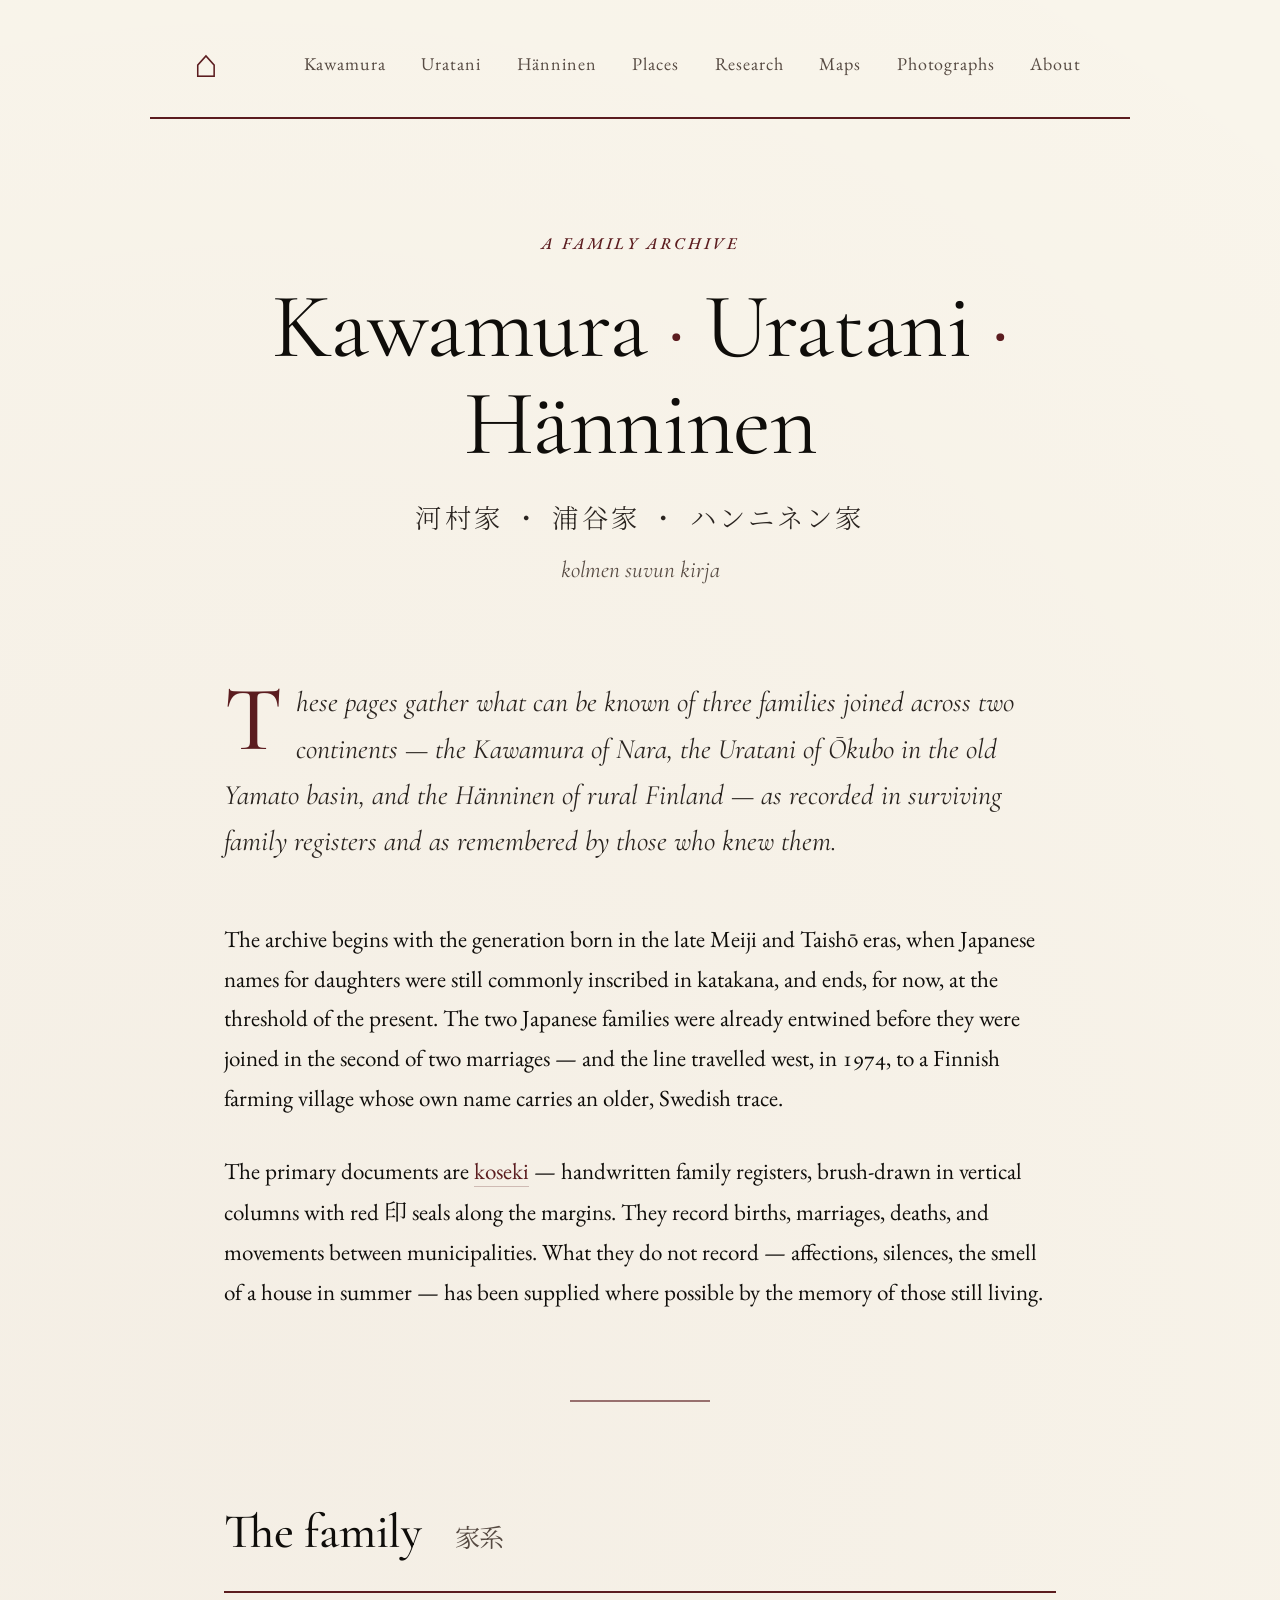
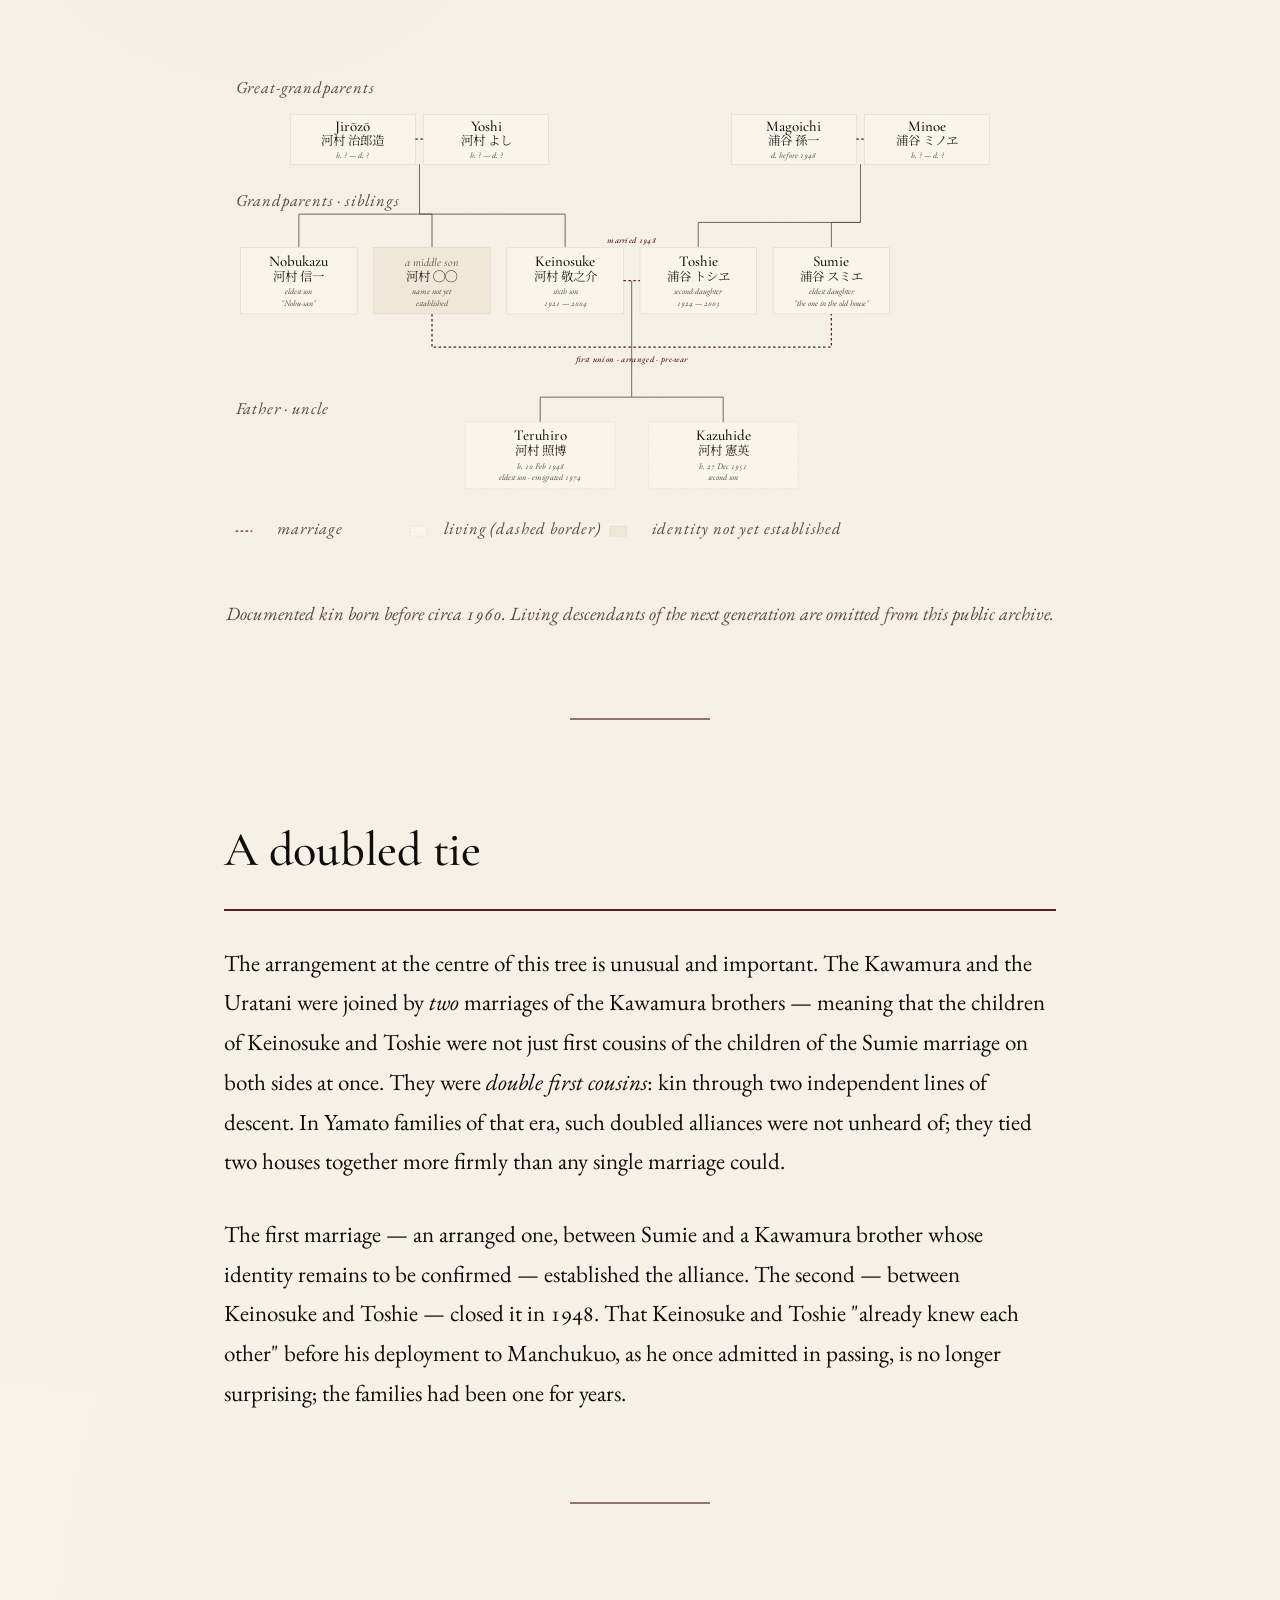
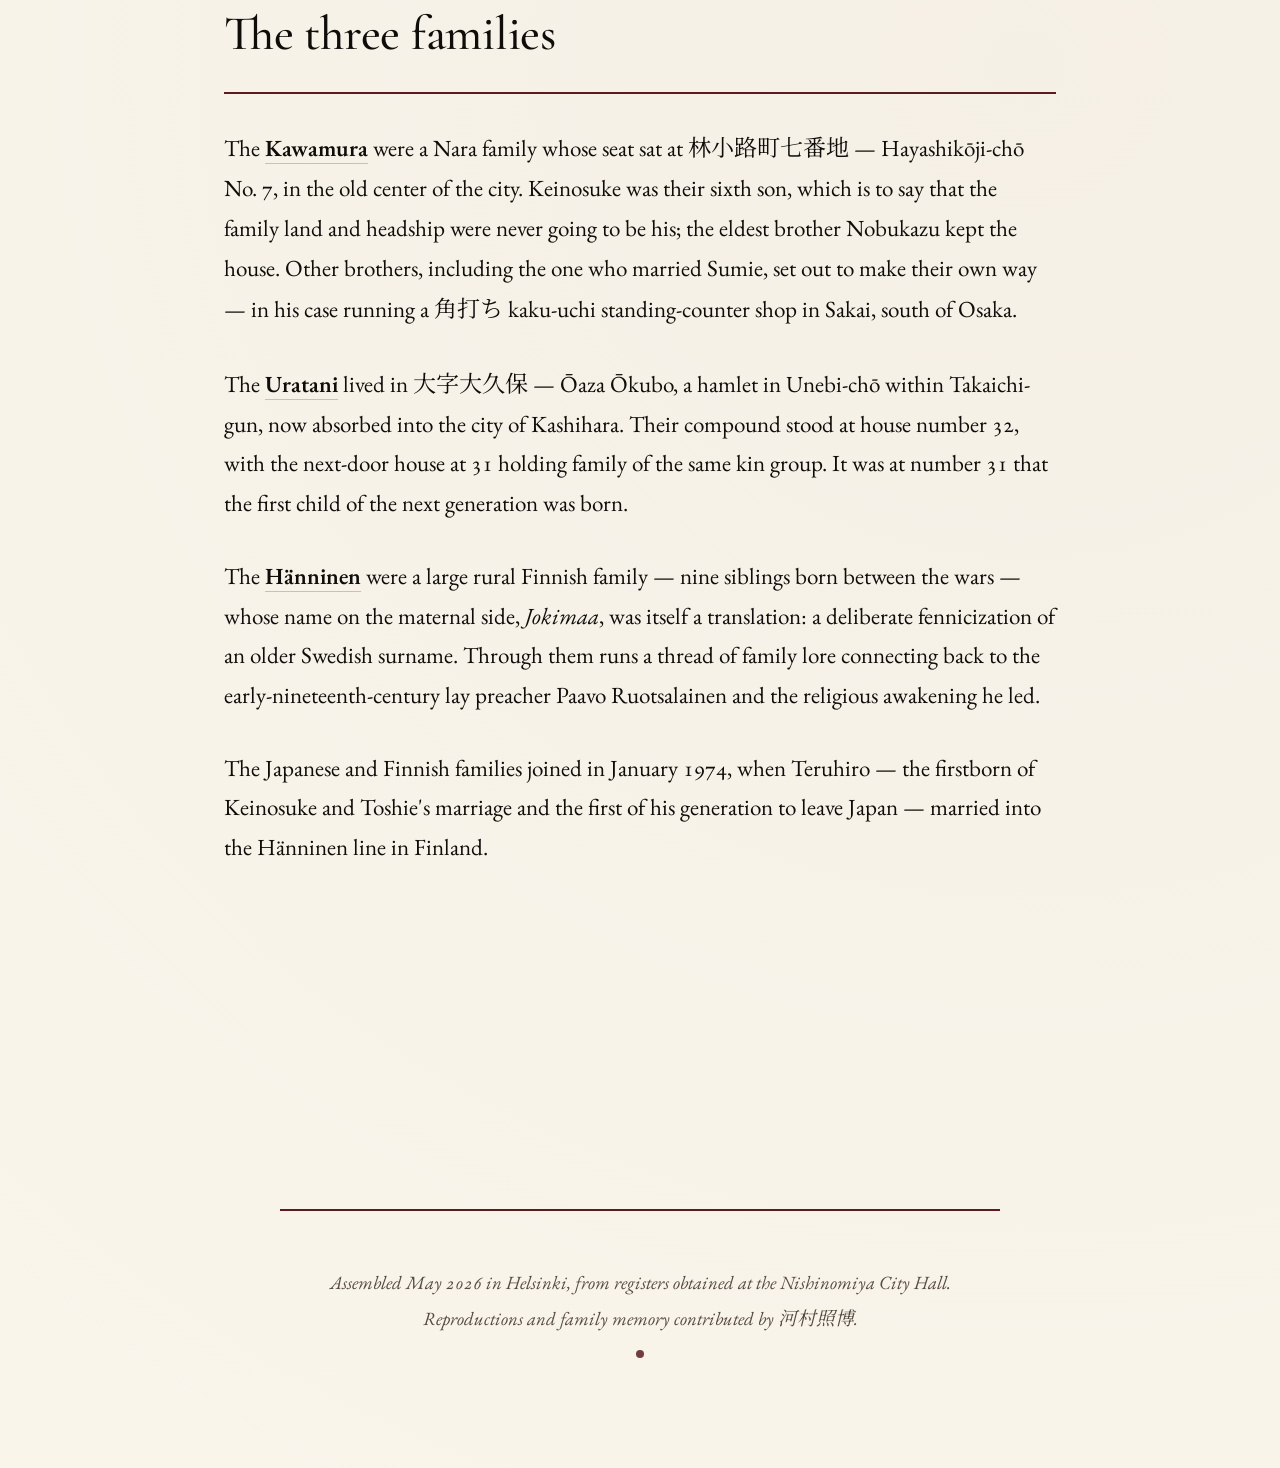
<file: index.html>
<!DOCTYPE html>
<html lang="en"><head>
  <meta charset="UTF-8">
  <meta name="viewport" content="width=device-width, initial-scale=1.0">
  <meta name="robots" content="noindex, nofollow, noarchive, nosnippet, noimageindex">
  <title>Kawamura · Uratani · Hänninen — A Family Archive</title>
  <meta name="description" content="A small archive of the Kawamura, Uratani, and Hänninen families — Nara, Ōkubo, and rural Finland — drawn from koseki records and family memory.">
  <link rel="stylesheet" href="style.css">
</head>
<body>

<header class="masthead">
  <div class="masthead__title"><a href="index.html">⌂</a></div>
  <nav class="masthead__nav">
    <a href="kawamura.html">Kawamura</a>
    <a href="uratani.html">Uratani</a>
    <a href="hanninen.html">Hänninen</a>
    <a href="places.html">Places</a>
    <a href="research.html">Research</a>
    <a href="maps.html">Maps</a>
    <a href="photographs.html">Photographs</a>
    <a href="about.html">About</a>
  </nav>
</header>

<main class="page page--wide">

  <div class="heading">
    <div class="heading__eyebrow">A family archive</div>
    <h1 class="heading__title">Kawamura <em>·</em> Uratani <em>·</em> Hänninen</h1>
    <div class="heading__jp">河村家 ・ 浦谷家 ・ ハンニネン家</div>
    <div class="heading__fi">kolmen suvun kirja</div>
  </div>

  <p class="lede">
    These pages gather what can be known of three families joined across two continents — the Kawamura of Nara, the Uratani of Ōkubo in the old Yamato basin, and the Hänninen of rural Finland — as recorded in surviving family registers and as remembered by those who knew them.
  </p>

  <p>
    The archive begins with the generation born in the late Meiji and Taishō eras, when Japanese names for daughters were still commonly inscribed in katakana, and ends, for now, at the threshold of the present. The two Japanese families were already entwined before they were joined in the second of two marriages — and the line travelled west, in 1974, to a Finnish farming village whose own name carries an older, Swedish trace.
  </p>

  <p>
    The primary documents are <a href="about.html">koseki</a> — handwritten family registers, brush-drawn in vertical columns with red <span class="jp">印</span> seals along the margins. They record births, marriages, deaths, and movements between municipalities. What they do not record — affections, silences, the smell of a house in summer — has been supplied where possible by the memory of those still living.
  </p>

  <hr class="rule">

  <h2 class="section">The family <span class="jp">家系</span></h2>

  <div class="tree-container">
    <svg viewBox="0 0 1000 580" xmlns="http://www.w3.org/2000/svg" role="img" aria-label="Family tree showing the Kawamura, Uratani, and Hänninen lines">
      <defs>
        <style>
          .tree-text { font-family: 'EB Garamond', Georgia, serif; font-size: 13px; fill: #2A2420; }
          .tree-text-jp { font-family: 'Noto Serif JP', serif; font-size: 15px; fill: #2A2420; }
          .tree-name { font-family: 'Cormorant Garamond', Georgia, serif; font-size: 18px; font-weight: 500; fill: #0F0D0A; }
          .tree-name-unknown { font-family: 'Cormorant Garamond', Georgia, serif; font-size: 14px; font-style: italic; font-weight: 400; fill: #564A42; }
          .tree-dates { font-family: 'EB Garamond', Georgia, serif; font-size: 10px; font-style: italic; fill: #564A42; }
          .tree-label { font-family: 'EB Garamond', Georgia, serif; font-size: 20px; font-style: italic; fill: #564A42; letter-spacing: 0.05em; }
          .tree-marriage-label { font-family: 'EB Garamond', Georgia, serif; font-size: 10px; font-style: italic; fill: #5B1C1F; letter-spacing: 0.04em; font-weight: 500; }
          .tree-line { stroke: #564A42; stroke-width: 1; fill: none; }
          .tree-line-marry { stroke: #5B1C1F; stroke-width: 1.5; stroke-dasharray: 3,3; fill: none; }
          .tree-box { fill: #F9F5EB; stroke: #D4CCBE; stroke-width: 0.5; }
          .tree-box-living { fill: #F9F5EB; stroke: #D4CCBE; stroke-width: 0.5; stroke-dasharray: 2,2; }
          .tree-box-unknown { fill: #EFE7D8; stroke: #D4CCBE; stroke-width: 0.5; }
        </style>
      </defs>

      <!-- ─── Generation labels (left margin) ─── -->
      <text x="14" y="15" class="tree-label">Great-grandparents</text>
      <text x="14" y="150" class="tree-label">Grandparents · siblings</text>
      <text x="14" y="400" class="tree-label">Father · uncle</text>

      <!-- ─── Top row: great-grandparent couples ─── -->

      <!-- Kawamura side -->
      <g>
        <rect class="tree-box" x="80" y="40" width="150" height="60"></rect>
        <text x="155" y="60" class="tree-name" text-anchor="middle">Jirōzō</text>
        <text x="155" y="77" class="tree-text-jp" text-anchor="middle">河村 治郎造</text>
        <text x="155" y="93" class="tree-dates" text-anchor="middle">b. ? — d. ?</text>
      </g>
      <g>
        <rect class="tree-box" x="240" y="40" width="150" height="60"></rect>
        <text x="315" y="60" class="tree-name" text-anchor="middle">Yoshi</text>
        <text x="315" y="77" class="tree-text-jp" text-anchor="middle">河村 よし</text>
        <text x="315" y="93" class="tree-dates" text-anchor="middle">b. ? — d. ?</text>
      </g>
      <line class="tree-line-marry" x1="230" y1="70" x2="240" y2="70"></line>

      <!-- Uratani side -->
      <g>
        <rect class="tree-box" x="610" y="40" width="150" height="60"></rect>
        <text x="685" y="60" class="tree-name" text-anchor="middle">Magoichi</text>
        <text x="685" y="77" class="tree-text-jp" text-anchor="middle">浦谷 孫一</text>
        <text x="685" y="93" class="tree-dates" text-anchor="middle">d. before 1948</text>
      </g>
      <g>
        <rect class="tree-box" x="770" y="40" width="150" height="60"></rect>
        <text x="845" y="60" class="tree-name" text-anchor="middle">Minoe</text>
        <text x="845" y="77" class="tree-text-jp" text-anchor="middle">浦谷 ミノヱ</text>
        <text x="845" y="93" class="tree-dates" text-anchor="middle">b. ? — d. ?</text>
      </g>
      <line class="tree-line-marry" x1="760" y1="70" x2="770" y2="70"></line>

      <!-- ─── Descent lines, Kawamura GGP to children ─── -->
      <path class="tree-line" d="M 235 100 L 235 160 L 90 160 L 90 200"></path>
      <path class="tree-line" d="M 235 160 L 250 160 L 250 200"></path>
      <path class="tree-line" d="M 235 160 L 410 160 L 410 200"></path>

      <!-- ─── Descent lines, Uratani GGP to children ─── -->
      <path class="tree-line" d="M 765 100 L 765 170 L 570 170 L 570 200"></path>
      <path class="tree-line" d="M 765 170 L 730 170 L 730 200"></path>

      <!-- ─── Middle row: the siblings of each family ─── -->

      <!-- Nobukazu -->
      <g>
        <rect class="tree-box" x="20" y="200" width="140" height="80"></rect>
        <text x="90" y="222" class="tree-name" text-anchor="middle">Nobukazu</text>
        <text x="90" y="240" class="tree-text-jp" text-anchor="middle">河村 信一</text>
        <text x="90" y="256" class="tree-dates" text-anchor="middle">eldest son</text>
        <text x="90" y="270" class="tree-dates" text-anchor="middle">"Nobu-san"</text>
      </g>

      <!-- ojisan (the Kawamura uncle who married Sumie) -->
      <g>
        <rect class="tree-box-unknown" x="180" y="200" width="140" height="80"></rect>
        <text x="250" y="222" class="tree-name-unknown" text-anchor="middle">a middle son</text>
        <text x="250" y="240" class="tree-text-jp" text-anchor="middle">河村 ◯◯</text>
        <text x="250" y="256" class="tree-dates" text-anchor="middle">name not yet</text>
        <text x="250" y="270" class="tree-dates" text-anchor="middle">established</text>
      </g>

      <!-- Keinosuke -->
      <g>
        <rect class="tree-box" x="340" y="200" width="140" height="80"></rect>
        <text x="410" y="222" class="tree-name" text-anchor="middle">Keinosuke</text>
        <text x="410" y="240" class="tree-text-jp" text-anchor="middle">河村 敬之介</text>
        <text x="410" y="256" class="tree-dates" text-anchor="middle">sixth son</text>
        <text x="410" y="270" class="tree-dates" text-anchor="middle">1921 — 2004</text>
      </g>

      <!-- Toshie -->
      <g>
        <rect class="tree-box" x="500" y="200" width="140" height="80"></rect>
        <text x="570" y="222" class="tree-name" text-anchor="middle">Toshie</text>
        <text x="570" y="240" class="tree-text-jp" text-anchor="middle">浦谷 トシヱ</text>
        <text x="570" y="256" class="tree-dates" text-anchor="middle">second daughter</text>
        <text x="570" y="270" class="tree-dates" text-anchor="middle">1924 — 2003</text>
      </g>

      <!-- Sumie -->
      <g>
        <rect class="tree-box" x="660" y="200" width="140" height="80"></rect>
        <text x="730" y="222" class="tree-name" text-anchor="middle">Sumie</text>
        <text x="730" y="240" class="tree-text-jp" text-anchor="middle">浦谷 スミエ</text>
        <text x="730" y="256" class="tree-dates" text-anchor="middle">eldest daughter</text>
        <text x="730" y="270" class="tree-dates" text-anchor="middle">"the one in the old house"</text>
      </g>

      <!-- ─── Marriages ─── -->

      <!-- Keinosuke ↔ Toshie (adjacent) -->
      <line class="tree-line-marry" x1="480" y1="240" x2="500" y2="240"></line>
      <text x="490" y="195" class="tree-marriage-label" text-anchor="middle">married 1948</text>

      <!-- ojisan ↔ Sumie (long arc routed below the boxes) -->
      <path class="tree-line-marry" d="M 250 280 L 250 320 L 730 320 L 730 280"></path>
      <text x="490" y="338" class="tree-marriage-label" text-anchor="middle">first union · arranged · pre-war</text>

      <!-- ─── Descent from Keinosuke + Toshie to Teruhiro + Kazuhide ─── -->
      <!-- start from marriage midpoint, descend past the long arc -->
      <path class="tree-line" d="M 490 240 L 490 380 L 380 380 L 380 410"></path>
      <path class="tree-line" d="M 490 380 L 600 380 L 600 410"></path>

      <!-- ─── Bottom row ─── -->

      <!-- Teruhiro -->
      <g>
        <rect class="tree-box-living" x="290" y="410" width="180" height="80"></rect>
        <text x="380" y="432" class="tree-name" text-anchor="middle">Teruhiro</text>
        <text x="380" y="450" class="tree-text-jp" text-anchor="middle">河村 照博</text>
        <text x="380" y="466" class="tree-dates" text-anchor="middle">b. 10 Feb 1948</text>
        <text x="380" y="480" class="tree-dates" text-anchor="middle">eldest son · emigrated 1974</text>
      </g>

      <!-- Kazuhide -->
      <g>
        <rect class="tree-box-living" x="510" y="410" width="180" height="80"></rect>
        <text x="600" y="432" class="tree-name" text-anchor="middle">Kazuhide</text>
        <text x="600" y="450" class="tree-text-jp" text-anchor="middle">河村 憲英</text>
        <text x="600" y="466" class="tree-dates" text-anchor="middle">b. 27 Dec 1951</text>
        <text x="600" y="480" class="tree-dates" text-anchor="middle">second son</text>
      </g>

      
      
      
      

      <!-- Legend -->
      <g transform="translate(14, 535)">
        <line class="tree-line-marry" x1="0" y1="6" x2="20" y2="6"></line>
        <text x="50" y="10" class="tree-label">marriage</text>
        <rect class="tree-box-living" x="210" y="0" width="20" height="12"></rect>
        <text x="250" y="10" class="tree-label">living (dashed border)</text>
        <rect class="tree-box-unknown" x="450" y="0" width="20" height="12"></rect>
        <text x="500" y="10" class="tree-label">identity not yet established</text>
      </g>
    </svg>
    <div class="tree-caption">Documented kin born before circa 1960. Living descendants of the next generation are omitted from this public archive.</div>
  </div>

  <hr class="rule">

  <h2 class="section">A doubled tie</h2>

  <p>
    The arrangement at the centre of this tree is unusual and important. The Kawamura and the Uratani were joined by <em>two</em> marriages of the Kawamura brothers — meaning that the children of Keinosuke and Toshie were not just first cousins of the children of the Sumie marriage on both sides at once. They were <em>double first cousins</em>: kin through two independent lines of descent. In Yamato families of that era, such doubled alliances were not unheard of; they tied two houses together more firmly than any single marriage could.
  </p>

  <p>
    The first marriage — an arranged one, between Sumie and a Kawamura brother whose identity remains to be confirmed — established the alliance. The second — between Keinosuke and Toshie — closed it in 1948. That Keinosuke and Toshie "already knew each other" before his deployment to Manchukuo, as he once admitted in passing, is no longer surprising; the families had been one for years.
  </p>

  <hr class="rule">

  <h2 class="section">The three families</h2>

  <p>
    The <a href="kawamura.html"><strong>Kawamura</strong></a> were a Nara family whose seat sat at <span class="jp">林小路町七番地</span> — Hayashikōji-chō No. 7, in the old center of the city. Keinosuke was their sixth son, which is to say that the family land and headship were never going to be his; the eldest brother Nobukazu kept the house. Other brothers, including the one who married Sumie, set out to make their own way — in his case running a <span class="jp">角打ち</span> kaku-uchi standing-counter shop in Sakai, south of Osaka.
  </p>

  <p>
    The <a href="uratani.html"><strong>Uratani</strong></a> lived in <span class="jp">大字大久保</span> — Ōaza Ōkubo, a hamlet in Unebi-chō within Takaichi-gun, now absorbed into the city of Kashihara. Their compound stood at house number 32, with the next-door house at 31 holding family of the same kin group. It was at number 31 that the first child of the next generation was born.
  </p>

  <p>
    The <a href="hanninen.html"><strong>Hänninen</strong></a> were a large rural Finnish family — nine siblings born between the wars — whose name on the maternal side, <em>Jokimaa</em>, was itself a translation: a deliberate fennicization of an older Swedish surname. Through them runs a thread of family lore connecting back to the early-nineteenth-century lay preacher Paavo Ruotsalainen and the religious awakening he led.
  </p>

  <p>
    The Japanese and Finnish families joined in January 1974, when Teruhiro — the firstborn of Keinosuke and Toshie's marriage and the first of his generation to leave Japan — married into the Hänninen line in Finland.
  </p>

</main>

<footer class="colophon">
  Assembled May 2026 in Helsinki, from registers obtained at the Nishinomiya City Hall.<br>
  Reproductions and family memory contributed by <span class="jp">河村照博</span>.<br>
  <span class="ornament" style="display:inline-block; vertical-align: middle; margin: 0 0.5rem; width: 8px; height: 8px;"></span>
</footer>



</body></html>
</file>
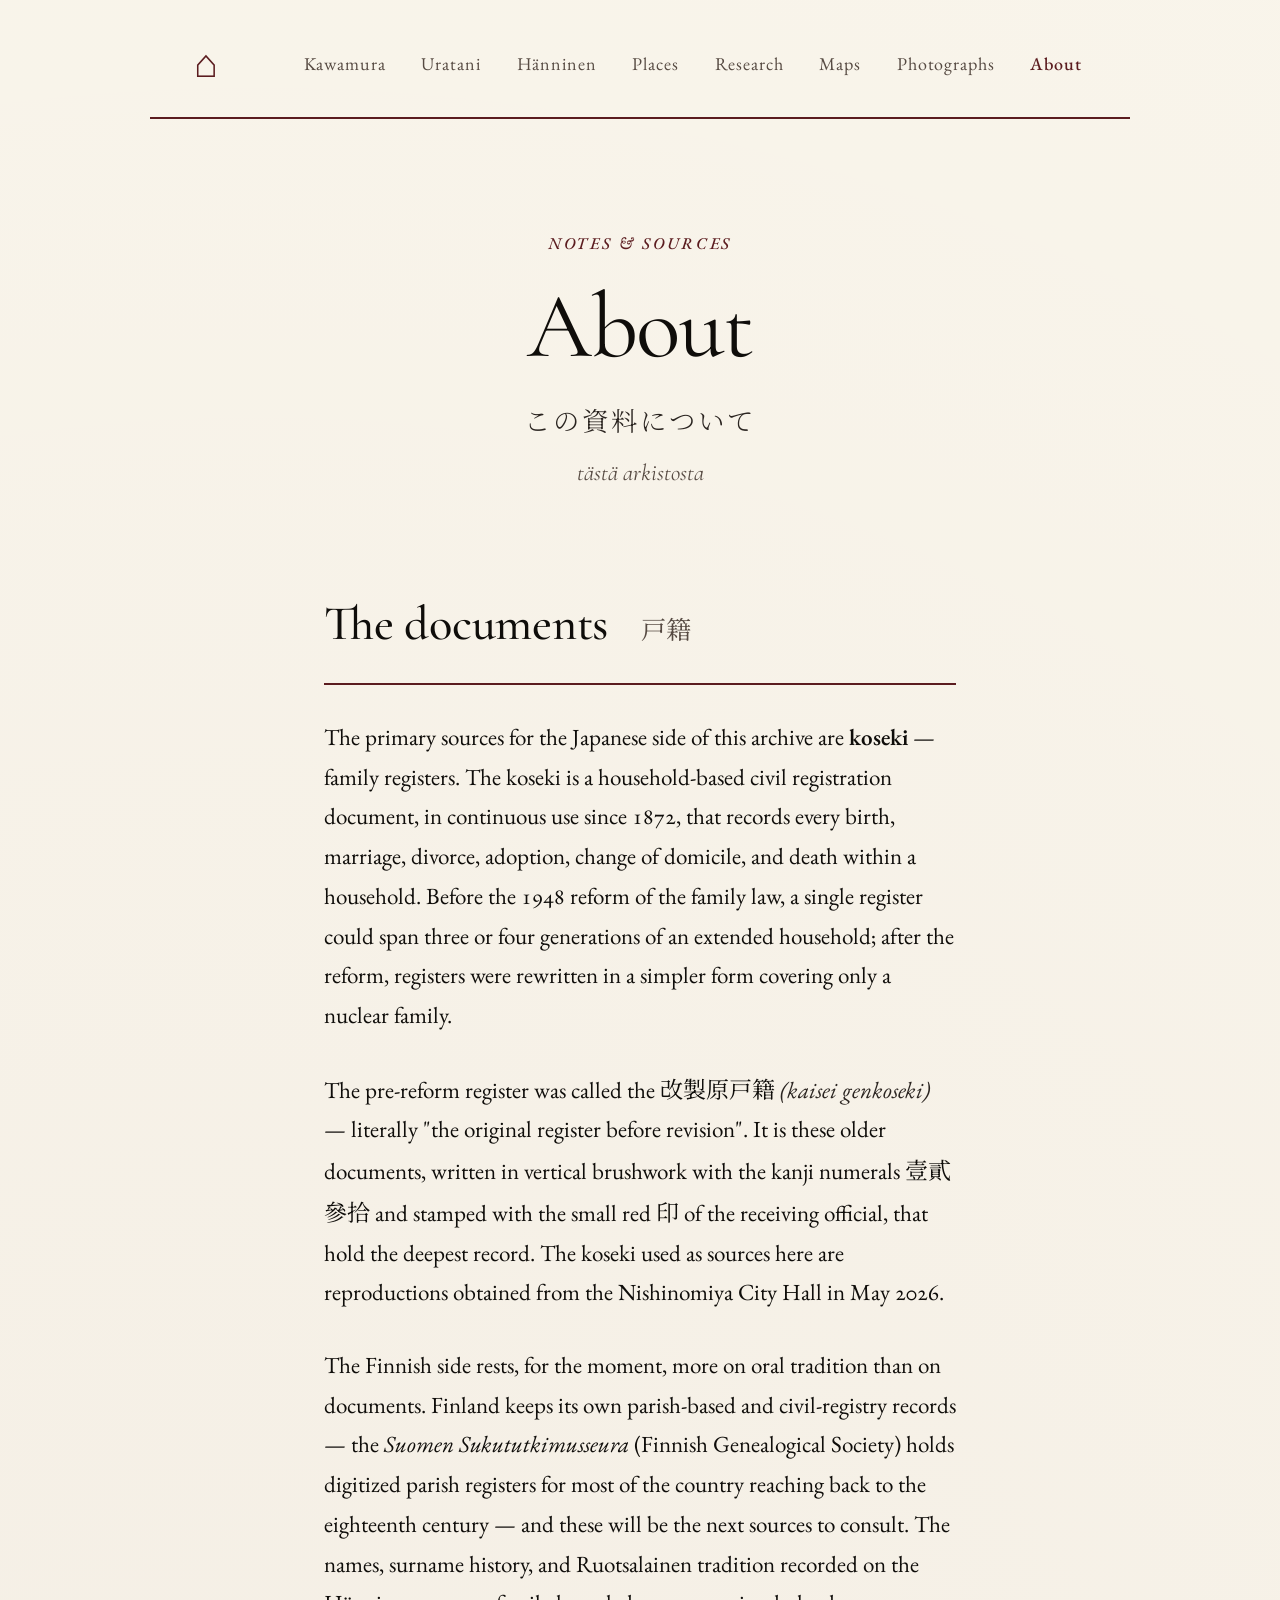
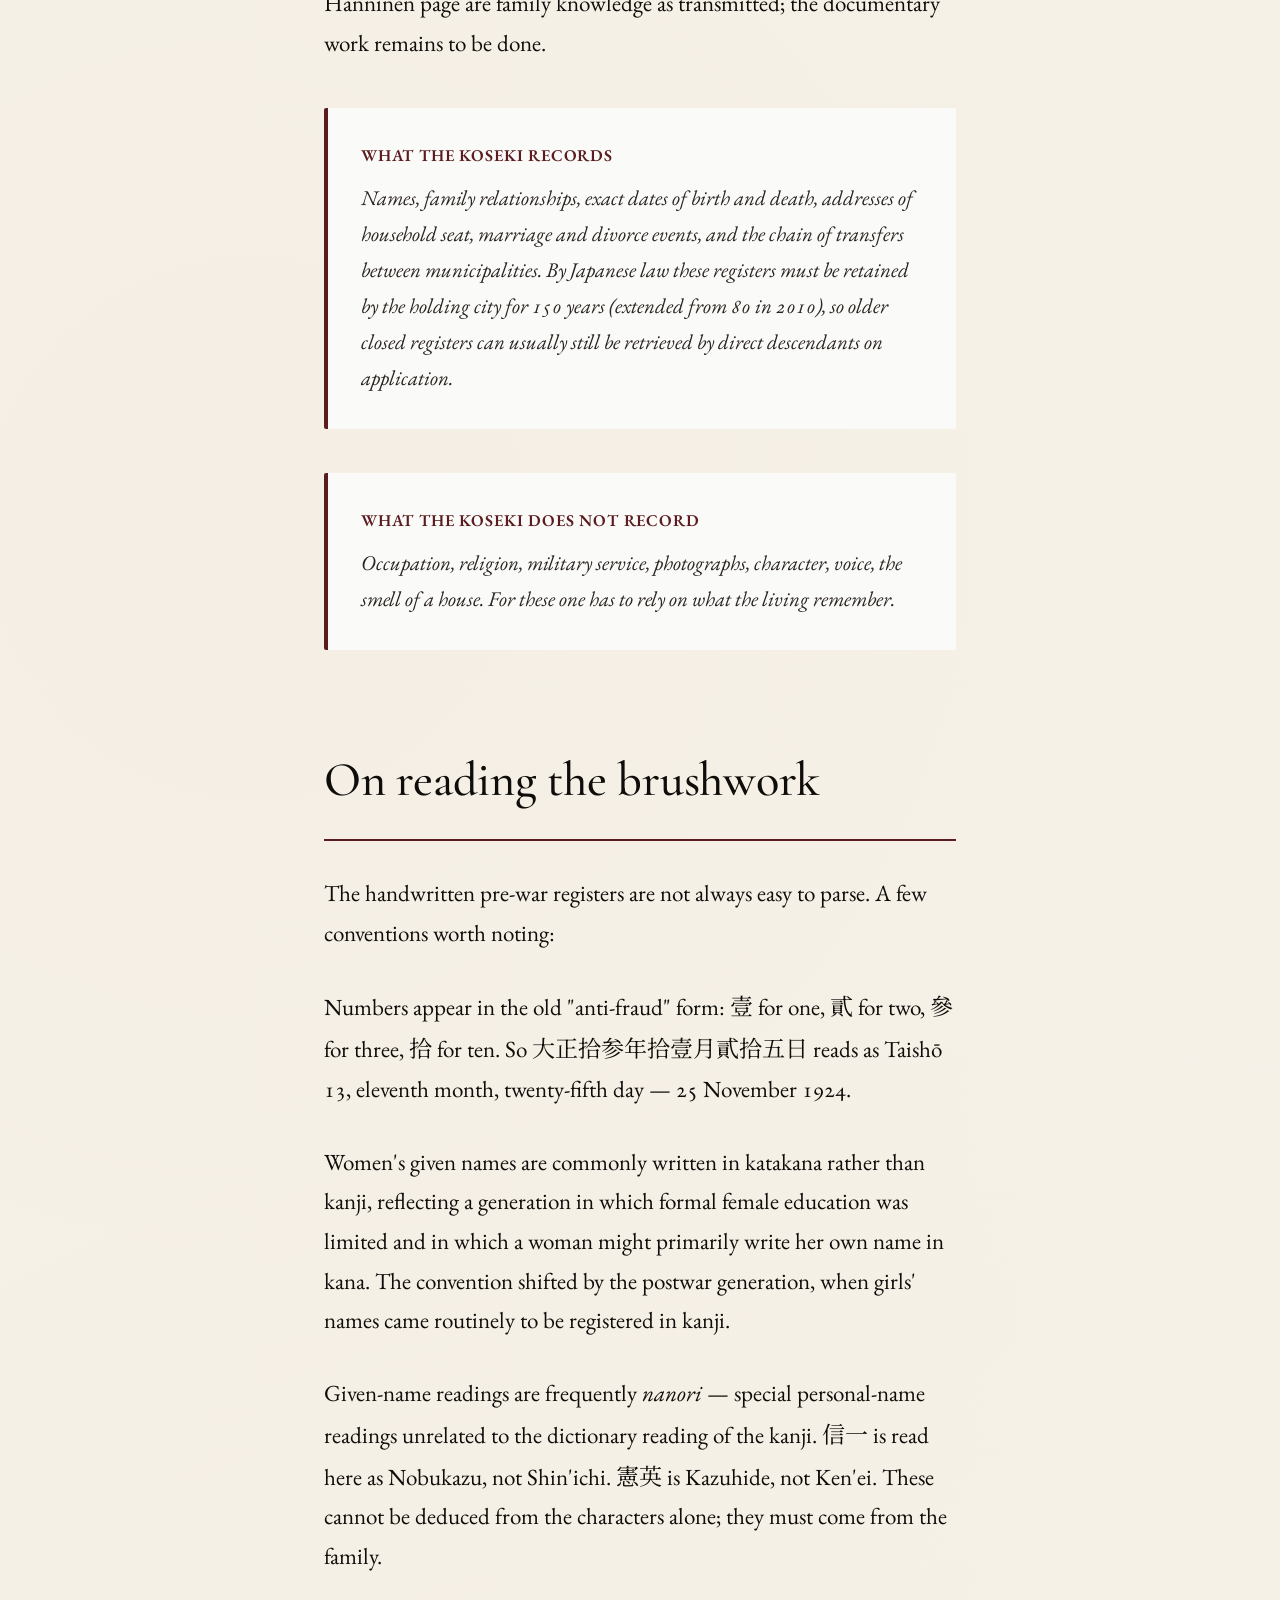
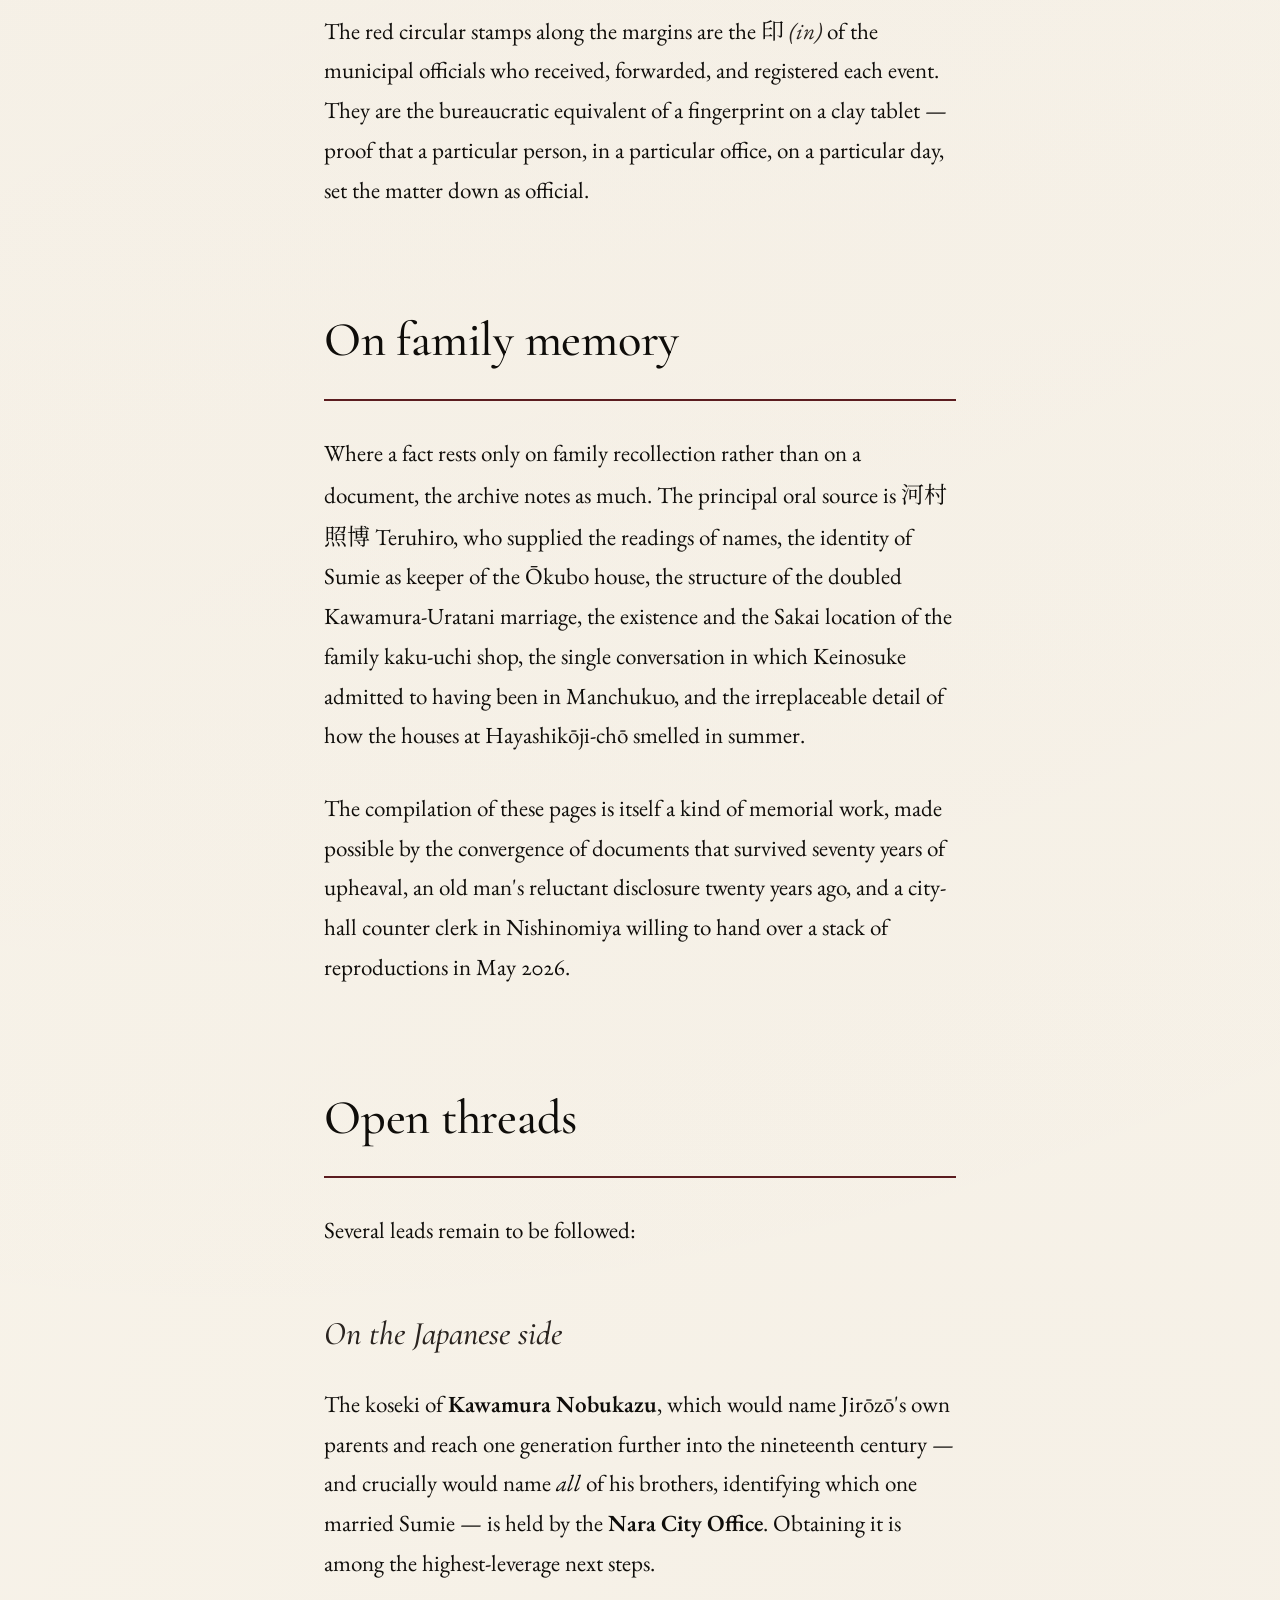
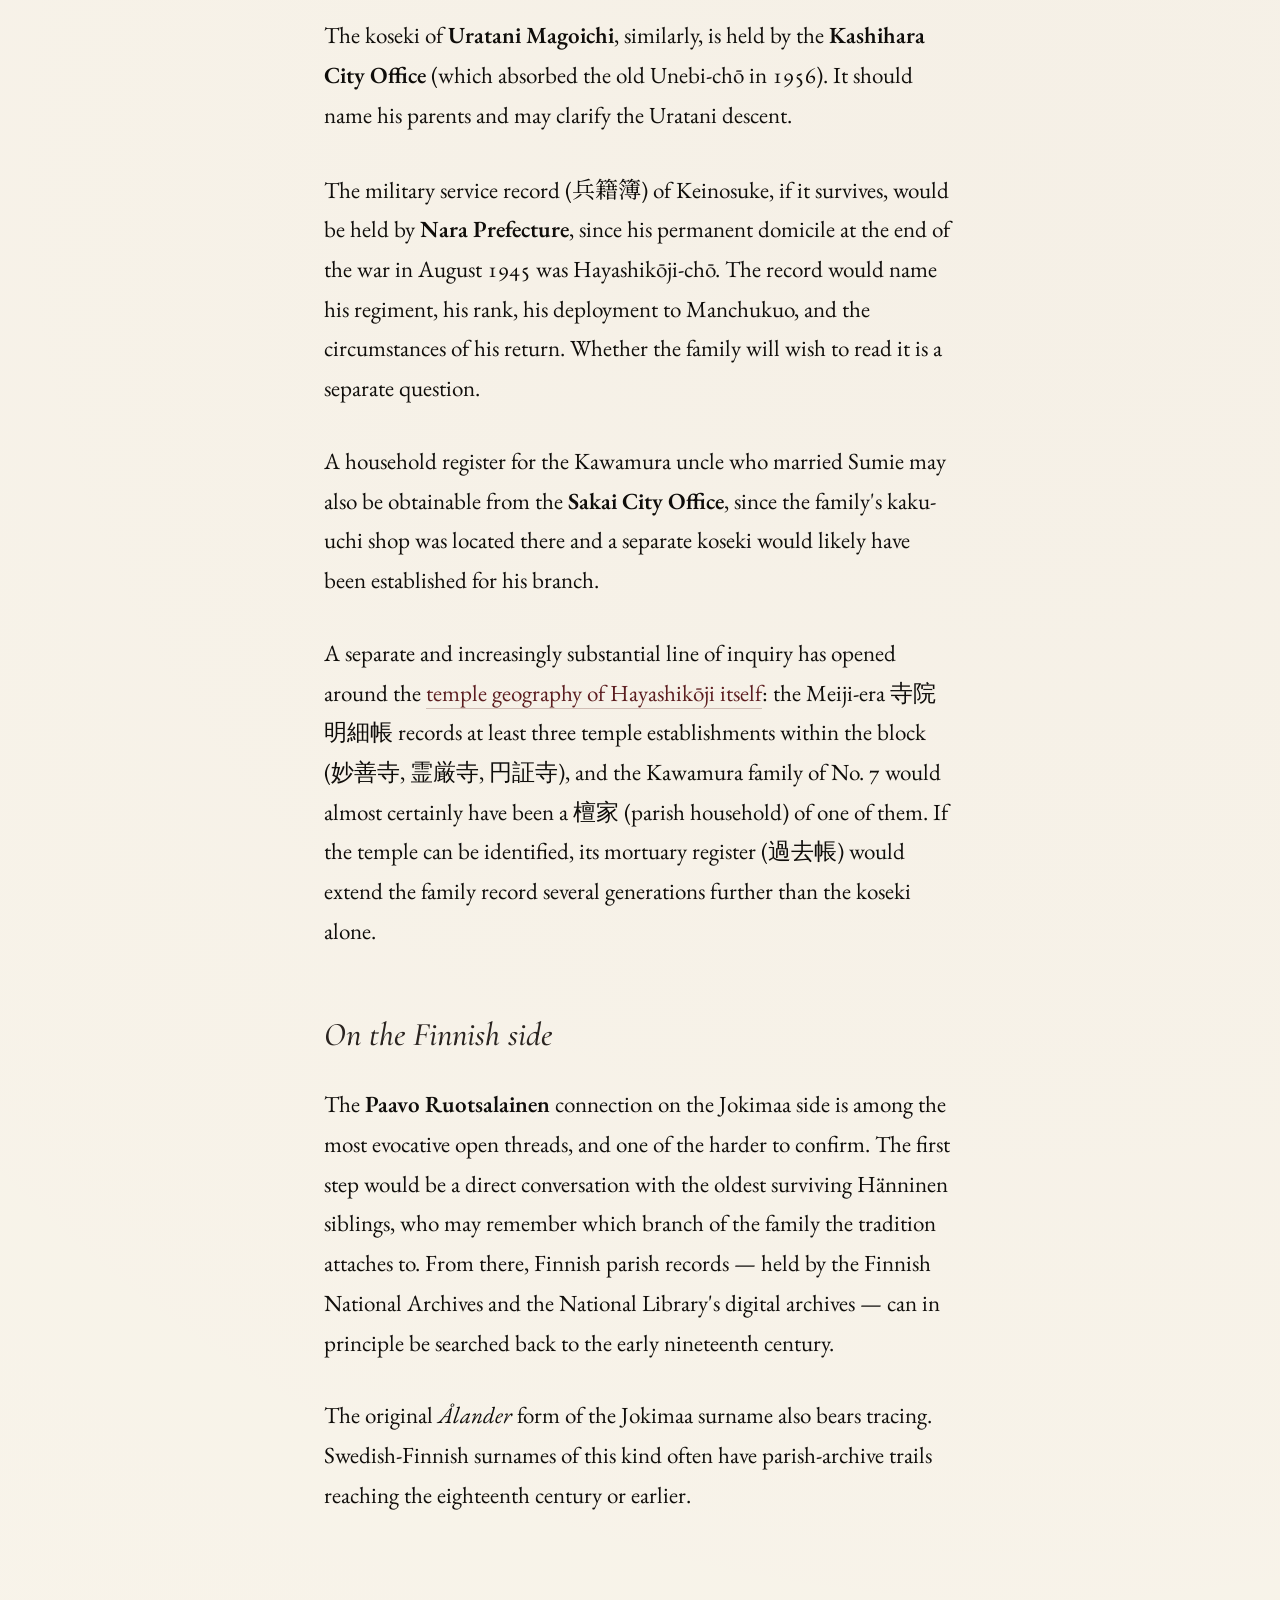
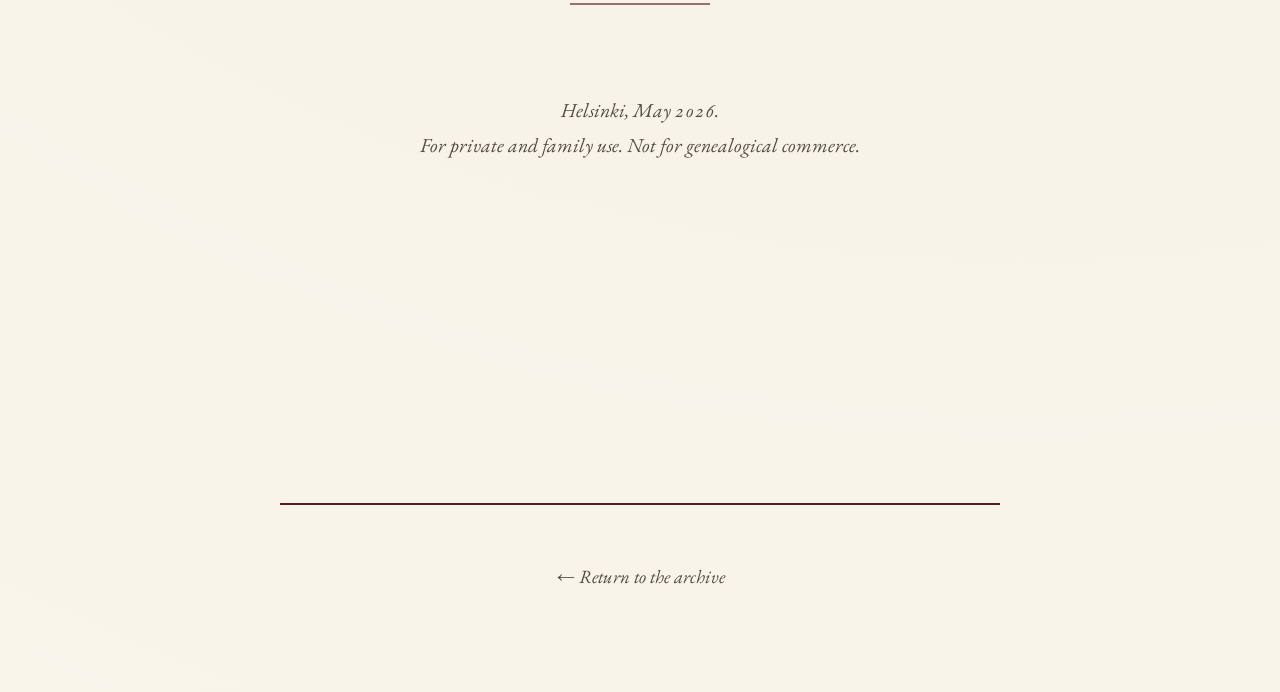
<file: about.html>
<!DOCTYPE html>
<html lang="en">
<head>
  <meta charset="UTF-8">
  <meta name="viewport" content="width=device-width, initial-scale=1.0">
  <meta name="robots" content="noindex, nofollow, noarchive, nosnippet, noimageindex">
  <title>About — A Family Archive</title>
  <link rel="stylesheet" href="style.css">
</head>
<body>

<header class="masthead">
  <div class="masthead__title"><a href="index.html">⌂</a></div>
  <nav class="masthead__nav">
    <a href="kawamura.html">Kawamura</a>
    <a href="uratani.html">Uratani</a>
    <a href="hanninen.html">Hänninen</a>
    <a href="places.html">Places</a>
    <a href="research.html">Research</a>
    <a href="maps.html">Maps</a>
    <a href="photographs.html">Photographs</a>
    <a href="about.html" aria-current="page">About</a>
  </nav>
</header>

<main class="page">

  <div class="heading">
    <div class="heading__eyebrow">Notes &amp; sources</div>
    <h1 class="heading__title">About</h1>
    <div class="heading__jp">この資料について</div>
    <div class="heading__fi">tästä arkistosta</div>
  </div>

  <h2 class="section">The documents <span class="jp">戸籍</span></h2>

  <p>
    The primary sources for the Japanese side of this archive are <strong>koseki</strong> — family registers. The koseki is a household-based civil registration document, in continuous use since 1872, that records every birth, marriage, divorce, adoption, change of domicile, and death within a household. Before the 1948 reform of the family law, a single register could span three or four generations of an extended household; after the reform, registers were rewritten in a simpler form covering only a nuclear family.
  </p>

  <p>
    The pre-reform register was called the <span class="jp">改製原戸籍</span> <span class="fi">(kaisei genkoseki)</span> — literally "the original register before revision". It is these older documents, written in vertical brushwork with the kanji numerals <span class="jp">壹貳參拾</span> and stamped with the small red <span class="jp">印</span> of the receiving official, that hold the deepest record. The koseki used as sources here are reproductions obtained from the Nishinomiya City Hall in May 2026.
  </p>

  <p>
    The Finnish side rests, for the moment, more on oral tradition than on documents. Finland keeps its own parish-based and civil-registry records — the <em>Suomen Sukututkimusseura</em> (Finnish Genealogical Society) holds digitized parish registers for most of the country reaching back to the eighteenth century — and these will be the next sources to consult. The names, surname history, and Ruotsalainen tradition recorded on the Hänninen page are family knowledge as transmitted; the documentary work remains to be done.
  </p>

  <div class="note">
    <strong>What the koseki records</strong>
    Names, family relationships, exact dates of birth and death, addresses of household seat, marriage and divorce events, and the chain of transfers between municipalities. By Japanese law these registers must be retained by the holding city for 150 years (extended from 80 in 2010), so older closed registers can usually still be retrieved by direct descendants on application.
  </div>

  <div class="note">
    <strong>What the koseki does not record</strong>
    Occupation, religion, military service, photographs, character, voice, the smell of a house. For these one has to rely on what the living remember.
  </div>

  <h2 class="section">On reading the brushwork</h2>

  <p>
    The handwritten pre-war registers are not always easy to parse. A few conventions worth noting:
  </p>
  <p>
    Numbers appear in the old "anti-fraud" form: <span class="jp">壹</span> for one, <span class="jp">貳</span> for two, <span class="jp">參</span> for three, <span class="jp">拾</span> for ten. So <span class="jp">大正拾参年拾壹月貳拾五日</span> reads as Taishō 13, eleventh month, twenty-fifth day — 25 November 1924.
  </p>
  <p>
    Women's given names are commonly written in katakana rather than kanji, reflecting a generation in which formal female education was limited and in which a woman might primarily write her own name in kana. The convention shifted by the postwar generation, when girls' names came routinely to be registered in kanji.
  </p>
  <p>
    Given-name readings are frequently <em>nanori</em> — special personal-name readings unrelated to the dictionary reading of the kanji. <span class="jp">信一</span> is read here as Nobukazu, not Shin'ichi. <span class="jp">憲英</span> is Kazuhide, not Ken'ei. These cannot be deduced from the characters alone; they must come from the family.
  </p>
  <p>
    The red circular stamps along the margins are the <span class="jp">印</span> <span class="fi">(in)</span> of the municipal officials who received, forwarded, and registered each event. They are the bureaucratic equivalent of a fingerprint on a clay tablet — proof that a particular person, in a particular office, on a particular day, set the matter down as official.
  </p>

  <h2 class="section">On family memory</h2>

  <p>
    Where a fact rests only on family recollection rather than on a document, the archive notes as much. The principal oral source is <span class="jp">河村照博</span> Teruhiro, who supplied the readings of names, the identity of Sumie as keeper of the Ōkubo house, the structure of the doubled Kawamura-Uratani marriage, the existence and the Sakai location of the family kaku-uchi shop, the single conversation in which Keinosuke admitted to having been in Manchukuo, and the irreplaceable detail of how the houses at Hayashikōji-chō smelled in summer.
  </p>

  <p>
    The compilation of these pages is itself a kind of memorial work, made possible by the convergence of documents that survived seventy years of upheaval, an old man's reluctant disclosure twenty years ago, and a city-hall counter clerk in Nishinomiya willing to hand over a stack of reproductions in May 2026.
  </p>

  <h2 class="section">Open threads</h2>

  <p>
    Several leads remain to be followed:
  </p>

  <h3 class="subsection">On the Japanese side</h3>

  <p>
    The koseki of <strong>Kawamura Nobukazu</strong>, which would name Jirōzō's own parents and reach one generation further into the nineteenth century — and crucially would name <em>all</em> of his brothers, identifying which one married Sumie — is held by the <strong>Nara City Office</strong>. Obtaining it is among the highest-leverage next steps.
  </p>

  <p>
    The koseki of <strong>Uratani Magoichi</strong>, similarly, is held by the <strong>Kashihara City Office</strong> (which absorbed the old Unebi-chō in 1956). It should name his parents and may clarify the Uratani descent.
  </p>

  <p>
    The military service record (<span class="jp">兵籍簿</span>) of Keinosuke, if it survives, would be held by <strong>Nara Prefecture</strong>, since his permanent domicile at the end of the war in August 1945 was Hayashikōji-chō. The record would name his regiment, his rank, his deployment to Manchukuo, and the circumstances of his return. Whether the family will wish to read it is a separate question.
  </p>

  <p>
    A household register for the Kawamura uncle who married Sumie may also be obtainable from the <strong>Sakai City Office</strong>, since the family's kaku-uchi shop was located there and a separate koseki would likely have been established for his branch.
  </p>

  <p>
    A separate and increasingly substantial line of inquiry has opened around the <a href="research.html">temple geography of Hayashikōji itself</a>: the Meiji-era 寺院明細帳 records at least three temple establishments within the block (妙善寺, 霊厳寺, 円証寺), and the Kawamura family of No. 7 would almost certainly have been a 檀家 (parish household) of one of them. If the temple can be identified, its mortuary register (過去帳) would extend the family record several generations further than the koseki alone.
  </p>

  <h3 class="subsection">On the Finnish side</h3>

  <p>
    The <strong>Paavo Ruotsalainen</strong> connection on the Jokimaa side is among the most evocative open threads, and one of the harder to confirm. The first step would be a direct conversation with the oldest surviving Hänninen siblings, who may remember which branch of the family the tradition attaches to. From there, Finnish parish records — held by the Finnish National Archives and the National Library's digital archives — can in principle be searched back to the early nineteenth century.
  </p>

  <p>
    The original <em>Ålander</em> form of the Jokimaa surname also bears tracing. Swedish-Finnish surnames of this kind often have parish-archive trails reaching the eighteenth century or earlier.
  </p>

  <hr class="rule">

  <p style="font-size: 0.9rem; color: var(--ink-mute); font-style: italic; text-align: center;">
    Helsinki, May 2026.<br>
    For private and family use. Not for genealogical commerce.
  </p>

</main>

<footer class="colophon">
  <a href="index.html" style="color: inherit; border-bottom: none; font-style: italic;">← Return to the archive</a>
</footer>

</body>
</html>
</file>
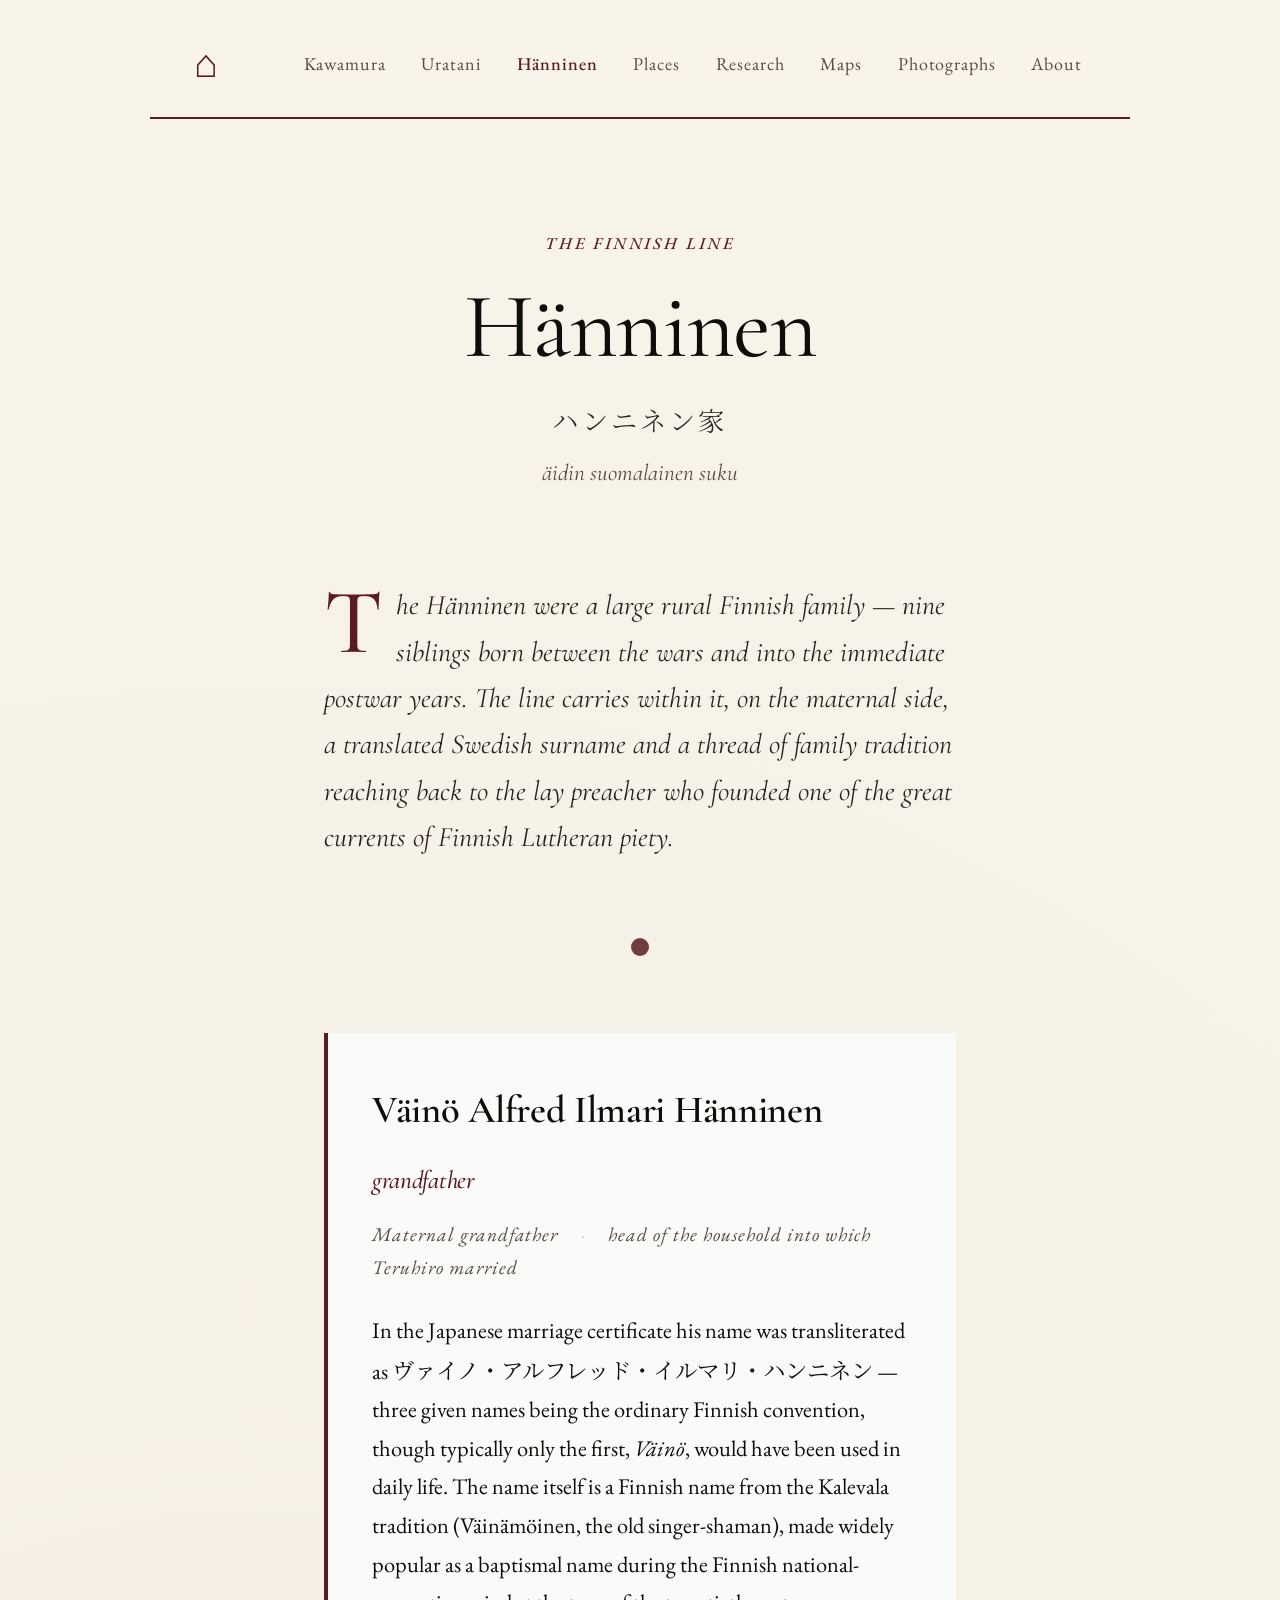
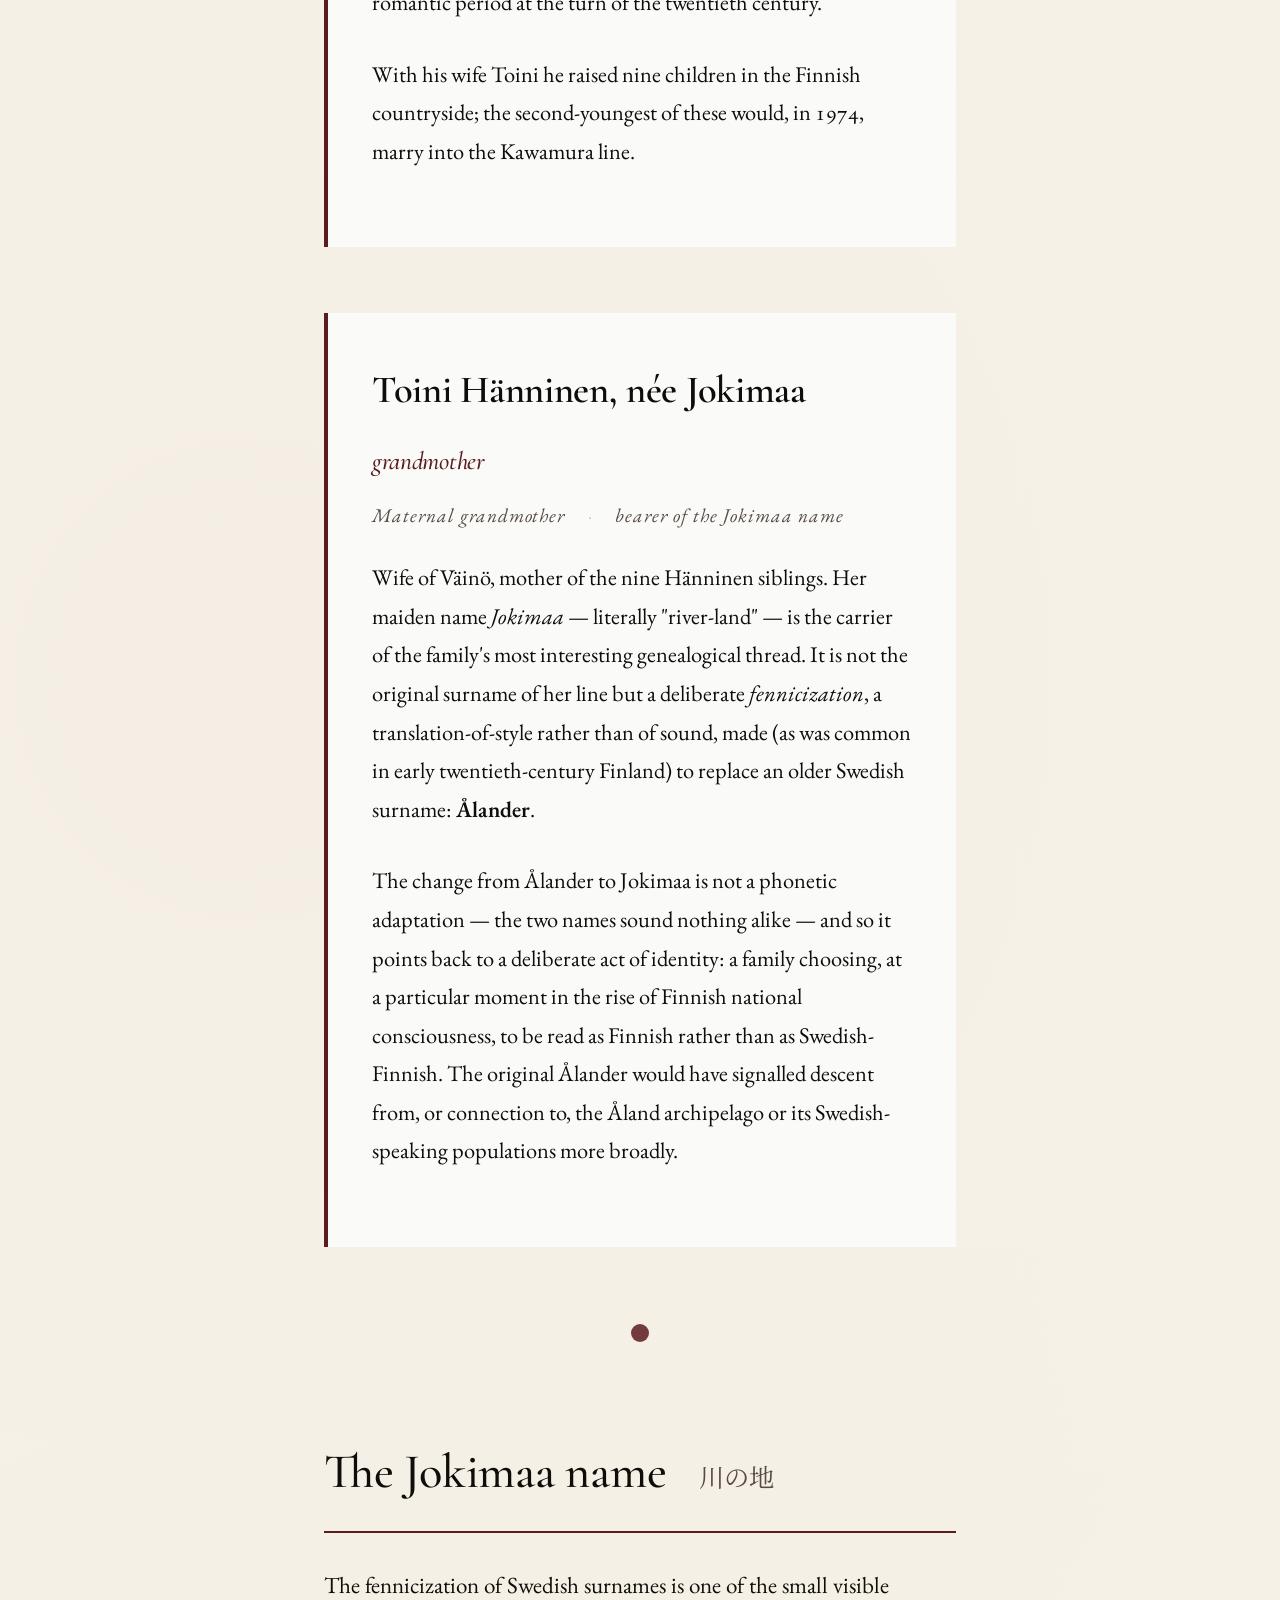
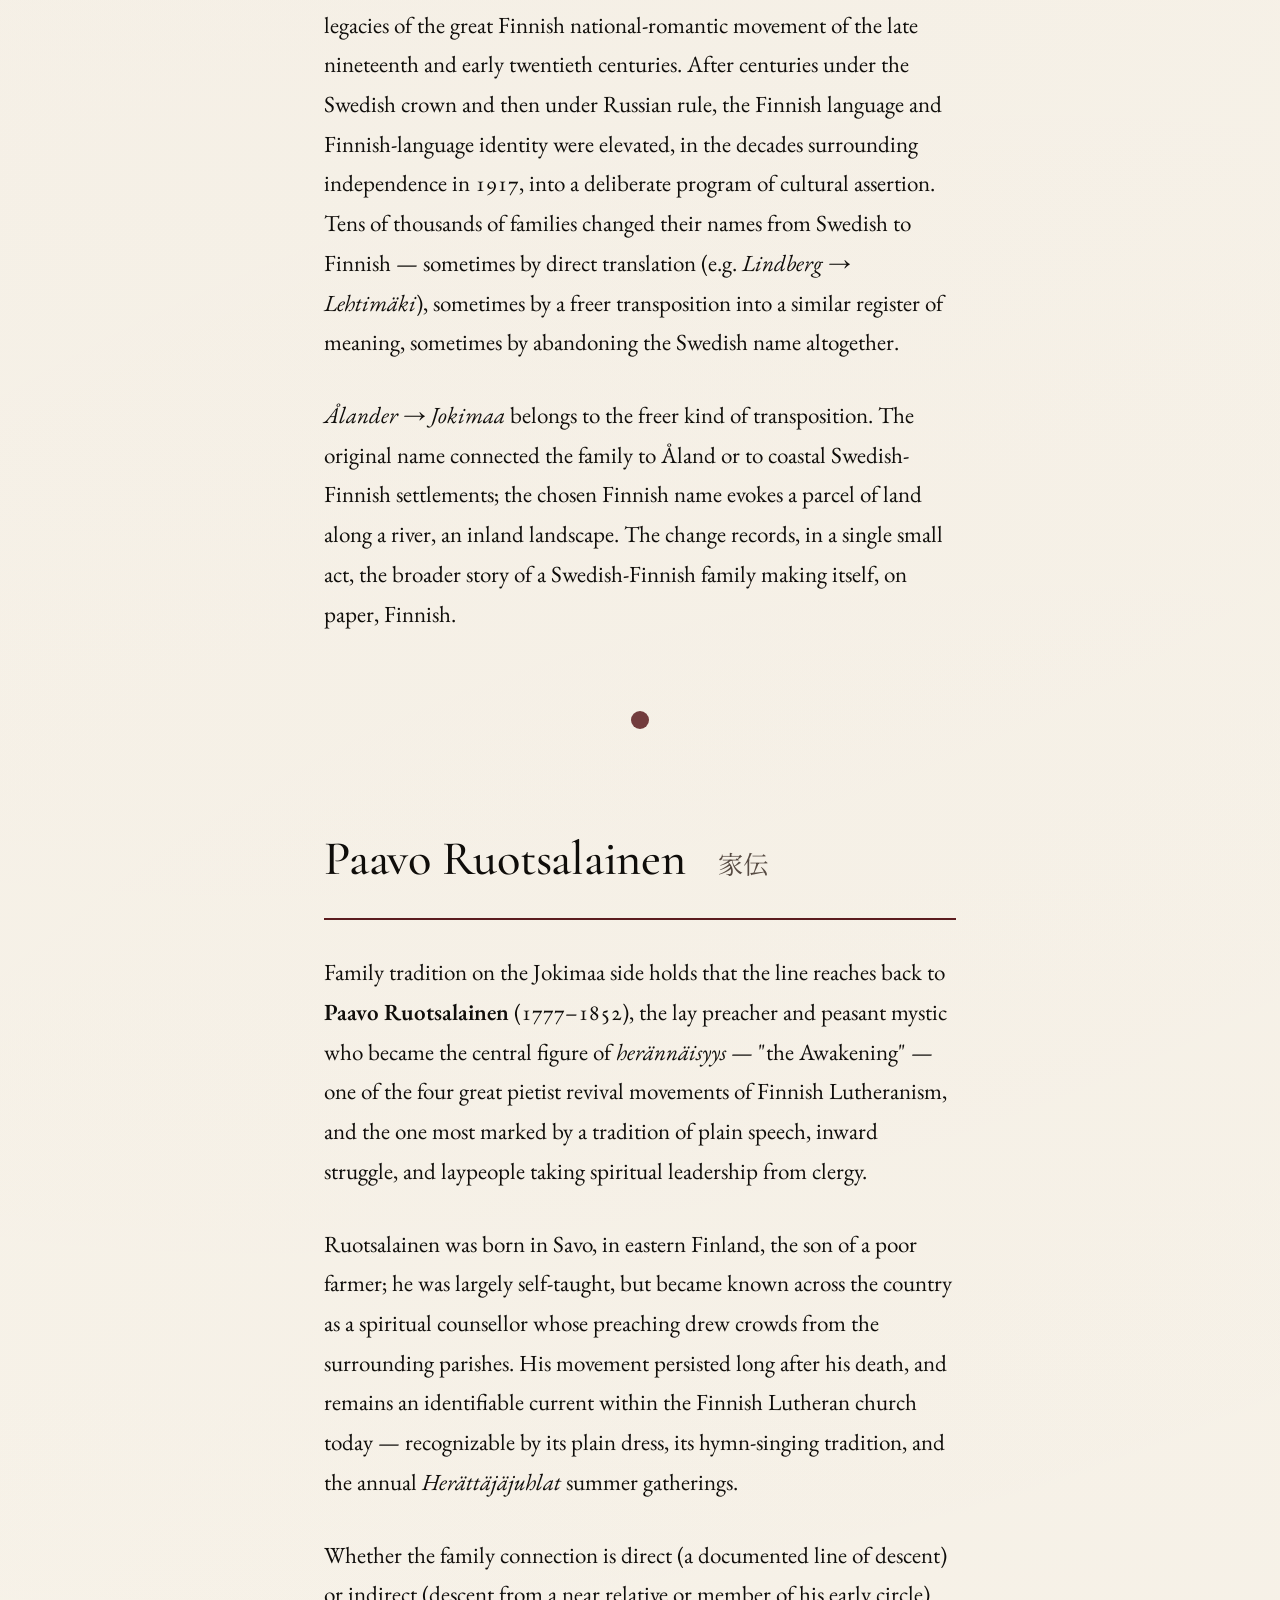
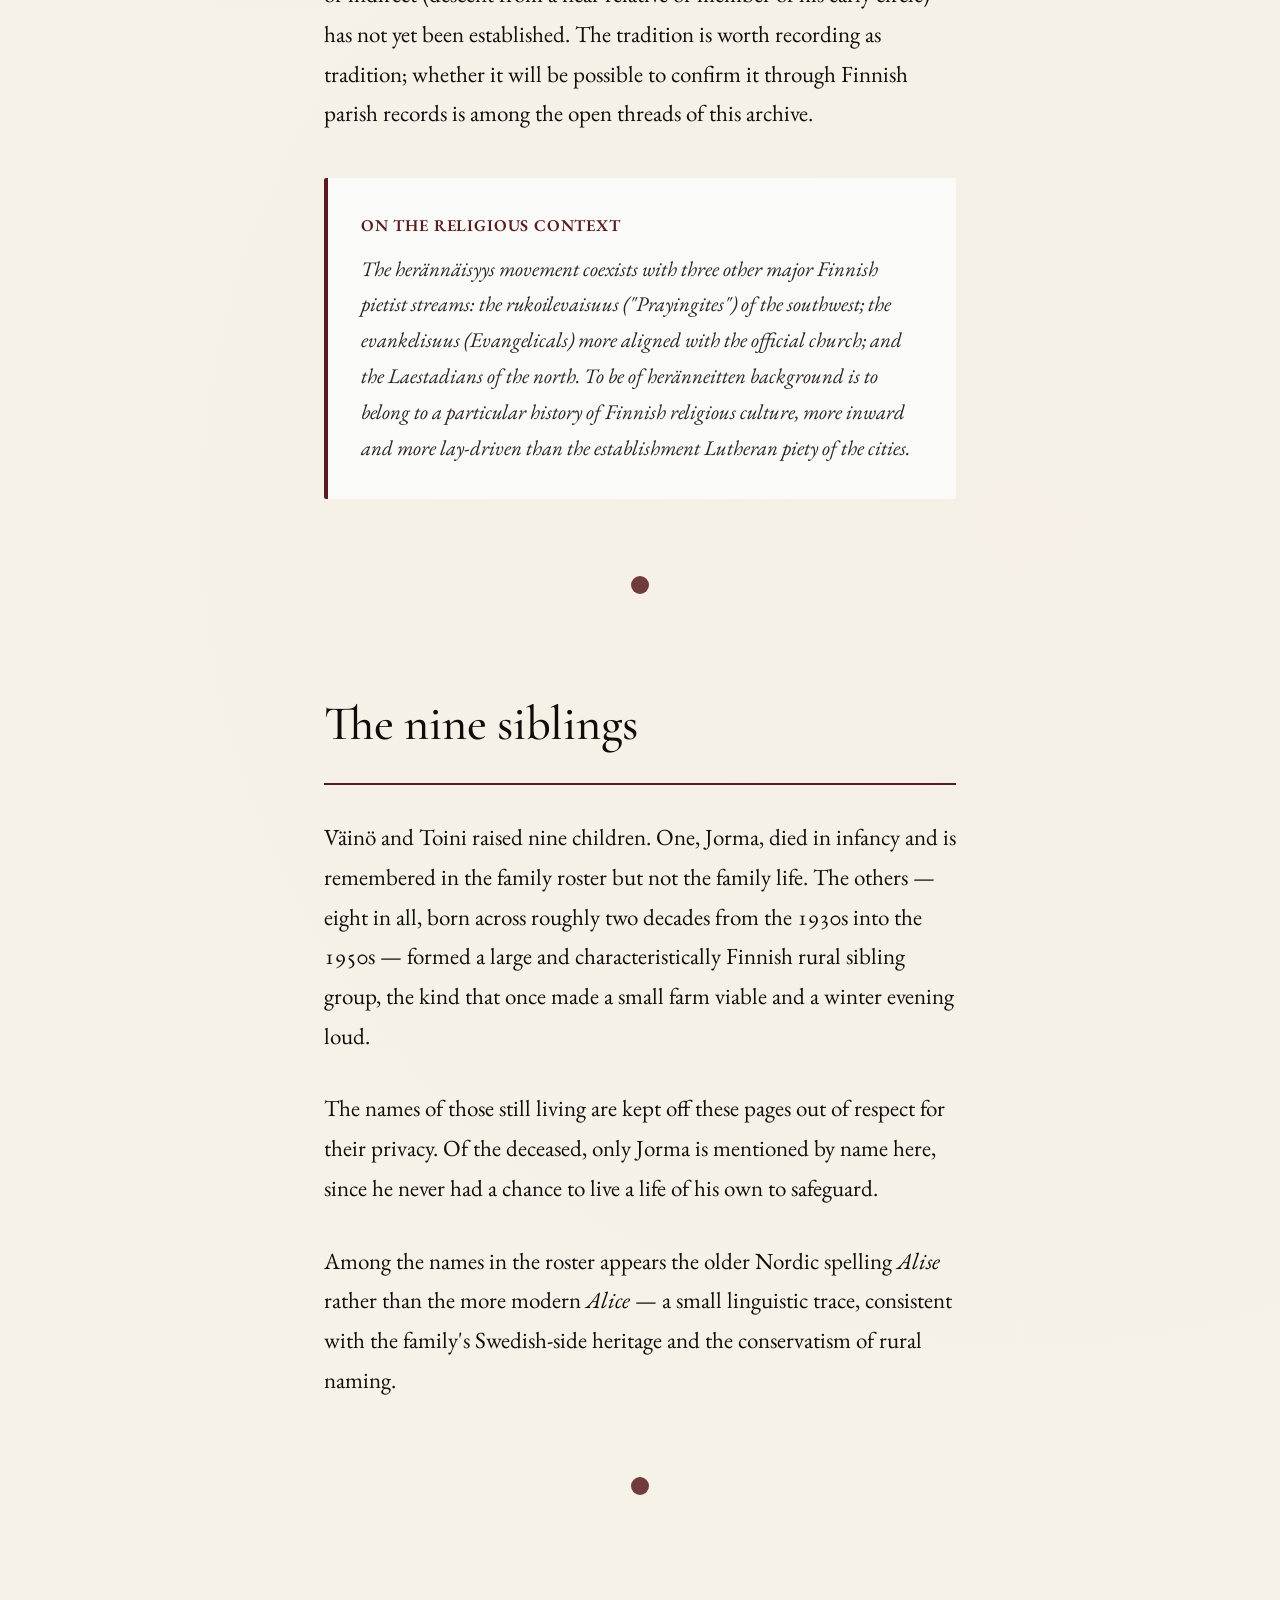
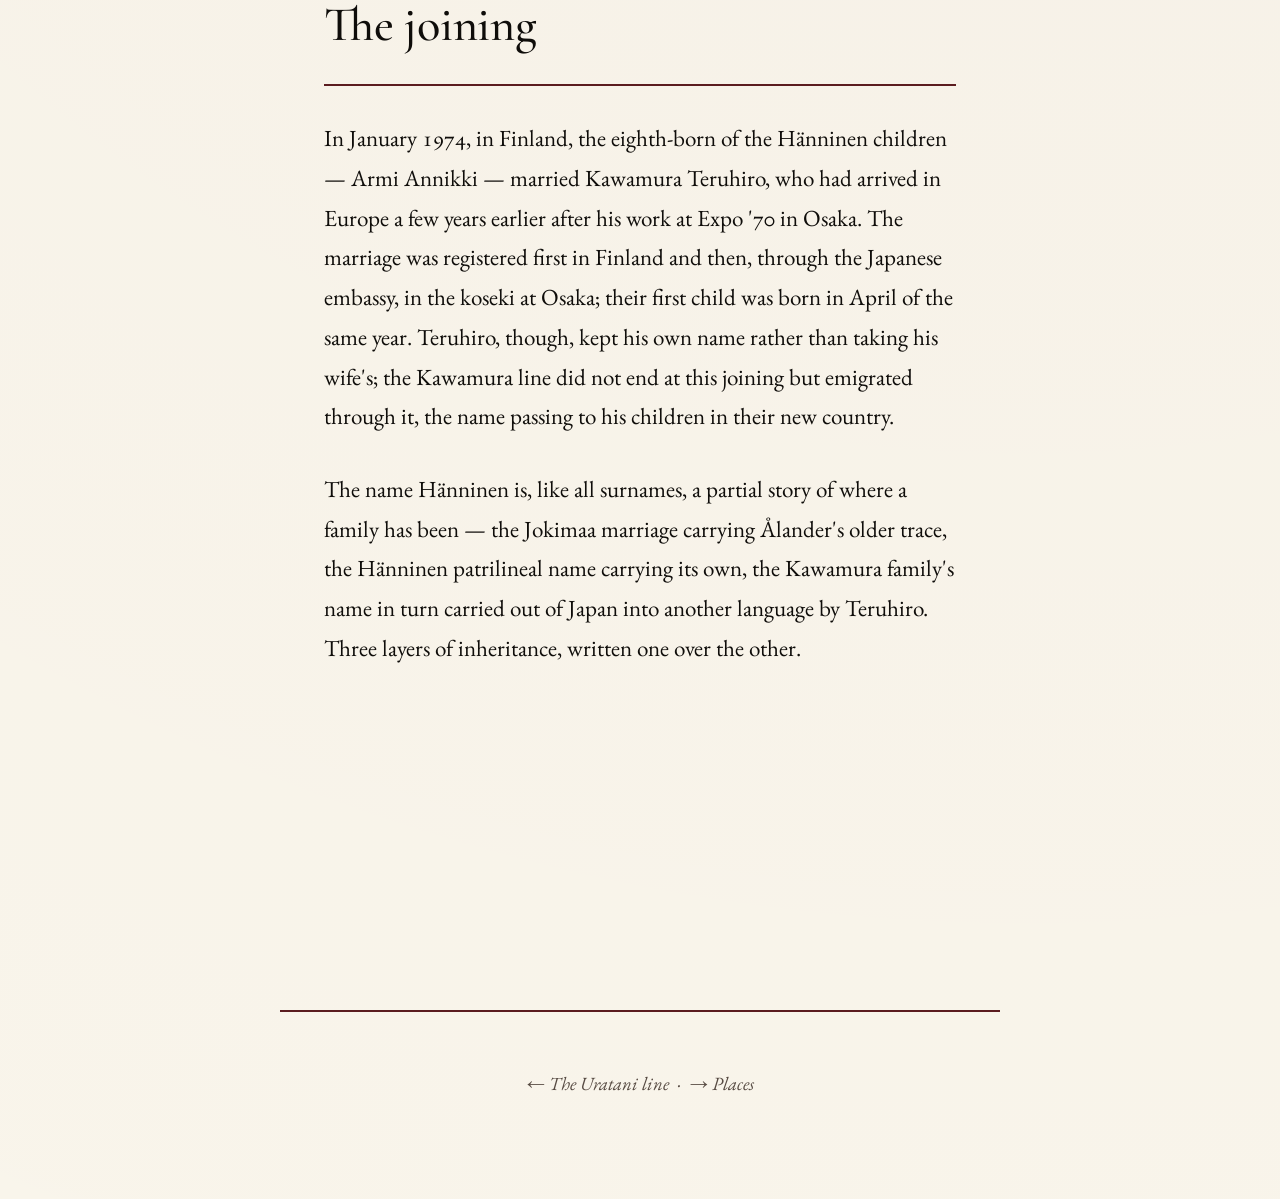
<file: hanninen.html>
<!DOCTYPE html>
<html lang="en">
<head>
  <meta charset="UTF-8">
  <meta name="viewport" content="width=device-width, initial-scale=1.0">
  <meta name="robots" content="noindex, nofollow, noarchive, nosnippet, noimageindex">
  <title>The Hänninen — A Family Archive</title>
  <link rel="stylesheet" href="style.css">
</head>
<body>

<header class="masthead">
  <div class="masthead__title"><a href="index.html">⌂</a></div>
  <nav class="masthead__nav">
    <a href="kawamura.html">Kawamura</a>
    <a href="uratani.html">Uratani</a>
    <a href="hanninen.html" aria-current="page">Hänninen</a>
    <a href="places.html">Places</a>
    <a href="research.html">Research</a>
    <a href="maps.html">Maps</a>
    <a href="photographs.html">Photographs</a>
    <a href="about.html">About</a>
  </nav>
</header>

<main class="page">

  <div class="heading">
    <div class="heading__eyebrow">The Finnish line</div>
    <h1 class="heading__title">Hänninen</h1>
    <div class="heading__jp">ハンニネン家</div>
    <div class="heading__fi">äidin suomalainen suku</div>
  </div>

  <p class="lede">
    The Hänninen were a large rural Finnish family — nine siblings born between the wars and into the immediate postwar years. The line carries within it, on the maternal side, a translated Swedish surname and a thread of family tradition reaching back to the lay preacher who founded one of the great currents of Finnish Lutheran piety.
  </p>

  <span class="ornament"></span>

  <article class="person">
    <h3 class="person__name">Väinö Alfred Ilmari Hänninen <span class="person__romaji">grandfather</span></h3>
    <div class="person__meta">Maternal grandfather <span class="sep">·</span> head of the household into which Teruhiro married</div>
    <div class="person__bio">
      <p>
        In the Japanese marriage certificate his name was transliterated as <span class="jp">ヴァイノ・アルフレッド・イルマリ・ハンニネン</span> — three given names being the ordinary Finnish convention, though typically only the first, <em>Väinö</em>, would have been used in daily life. The name itself is a Finnish name from the Kalevala tradition (Väinämöinen, the old singer-shaman), made widely popular as a baptismal name during the Finnish national-romantic period at the turn of the twentieth century.
      </p>
      <p>
        With his wife Toini he raised nine children in the Finnish countryside; the second-youngest of these would, in 1974, marry into the Kawamura line.
      </p>
    </div>
  </article>

  <article class="person">
    <h3 class="person__name">Toini Hänninen, née Jokimaa <span class="person__romaji">grandmother</span></h3>
    <div class="person__meta">Maternal grandmother <span class="sep">·</span> bearer of the Jokimaa name</div>
    <div class="person__bio">
      <p>
        Wife of Väinö, mother of the nine Hänninen siblings. Her maiden name <em>Jokimaa</em> — literally "river-land" — is the carrier of the family's most interesting genealogical thread. It is not the original surname of her line but a deliberate <em>fennicization</em>, a translation-of-style rather than of sound, made (as was common in early twentieth-century Finland) to replace an older Swedish surname: <strong>Ålander</strong>.
      </p>
      <p>
        The change from Ålander to Jokimaa is not a phonetic adaptation — the two names sound nothing alike — and so it points back to a deliberate act of identity: a family choosing, at a particular moment in the rise of Finnish national consciousness, to be read as Finnish rather than as Swedish-Finnish. The original Ålander would have signalled descent from, or connection to, the Åland archipelago or its Swedish-speaking populations more broadly.
      </p>
    </div>
  </article>

  <span class="ornament"></span>

  <h2 class="section">The Jokimaa name <span class="jp">川の地</span></h2>

  <p>
    The fennicization of Swedish surnames is one of the small visible legacies of the great Finnish national-romantic movement of the late nineteenth and early twentieth centuries. After centuries under the Swedish crown and then under Russian rule, the Finnish language and Finnish-language identity were elevated, in the decades surrounding independence in 1917, into a deliberate program of cultural assertion. Tens of thousands of families changed their names from Swedish to Finnish — sometimes by direct translation (e.g. <em>Lindberg</em> → <em>Lehtimäki</em>), sometimes by a freer transposition into a similar register of meaning, sometimes by abandoning the Swedish name altogether.
  </p>

  <p>
    <em>Ålander</em> → <em>Jokimaa</em> belongs to the freer kind of transposition. The original name connected the family to Åland or to coastal Swedish-Finnish settlements; the chosen Finnish name evokes a parcel of land along a river, an inland landscape. The change records, in a single small act, the broader story of a Swedish-Finnish family making itself, on paper, Finnish.
  </p>

  <span class="ornament"></span>

  <h2 class="section">Paavo Ruotsalainen <span class="jp">家伝</span></h2>

  <p>
    Family tradition on the Jokimaa side holds that the line reaches back to <strong>Paavo Ruotsalainen</strong> (1777–1852), the lay preacher and peasant mystic who became the central figure of <em>herännäisyys</em> — "the Awakening" — one of the four great pietist revival movements of Finnish Lutheranism, and the one most marked by a tradition of plain speech, inward struggle, and laypeople taking spiritual leadership from clergy.
  </p>

  <p>
    Ruotsalainen was born in Savo, in eastern Finland, the son of a poor farmer; he was largely self-taught, but became known across the country as a spiritual counsellor whose preaching drew crowds from the surrounding parishes. His movement persisted long after his death, and remains an identifiable current within the Finnish Lutheran church today — recognizable by its plain dress, its hymn-singing tradition, and the annual <em>Herättäjäjuhlat</em> summer gatherings.
  </p>

  <p>
    Whether the family connection is direct (a documented line of descent) or indirect (descent from a near relative or member of his early circle) has not yet been established. The tradition is worth recording as tradition; whether it will be possible to confirm it through Finnish parish records is among the open threads of this archive.
  </p>

  <div class="note">
    <strong>On the religious context</strong>
    The herännäisyys movement coexists with three other major Finnish pietist streams: the rukoilevaisuus ("Prayingites") of the southwest; the evankelisuus (Evangelicals) more aligned with the official church; and the Laestadians of the north. To be of <em>heränneitten</em> background is to belong to a particular history of Finnish religious culture, more inward and more lay-driven than the establishment Lutheran piety of the cities.
  </div>

  <span class="ornament"></span>

  <h2 class="section">The nine siblings</h2>

  <p>
    Väinö and Toini raised nine children. One, Jorma, died in infancy and is remembered in the family roster but not the family life. The others — eight in all, born across roughly two decades from the 1930s into the 1950s — formed a large and characteristically Finnish rural sibling group, the kind that once made a small farm viable and a winter evening loud.
  </p>

  <p>
    The names of those still living are kept off these pages out of respect for their privacy. Of the deceased, only Jorma is mentioned by name here, since he never had a chance to live a life of his own to safeguard.
  </p>

  <p>
    Among the names in the roster appears the older Nordic spelling <em>Alise</em> rather than the more modern <em>Alice</em> — a small linguistic trace, consistent with the family's Swedish-side heritage and the conservatism of rural naming.
  </p>

  <span class="ornament"></span>

  <h2 class="section">The joining</h2>

  <p>
    In January 1974, in Finland, the eighth-born of the Hänninen children — Armi Annikki — married Kawamura Teruhiro, who had arrived in Europe a few years earlier after his work at Expo '70 in Osaka. The marriage was registered first in Finland and then, through the Japanese embassy, in the koseki at Osaka; their first child was born in April of the same year. Teruhiro, though, kept his own name rather than taking his wife's; the Kawamura line did not end at this joining but emigrated through it, the name passing to his children in their new country.
  </p>

  <p>
    The name Hänninen is, like all surnames, a partial story of where a family has been — the Jokimaa marriage carrying Ålander's older trace, the Hänninen patrilineal name carrying its own, the Kawamura family's name in turn carried out of Japan into another language by Teruhiro. Three layers of inheritance, written one over the other.
  </p>

</main>

<footer class="colophon">
  <a href="uratani.html" style="color: inherit; border-bottom: none; font-style: italic;">← The Uratani line</a>
  &nbsp;·&nbsp;
  <a href="places.html" style="color: inherit; border-bottom: none; font-style: italic;">→ Places</a>
</footer>

</body>
</html>
</file>
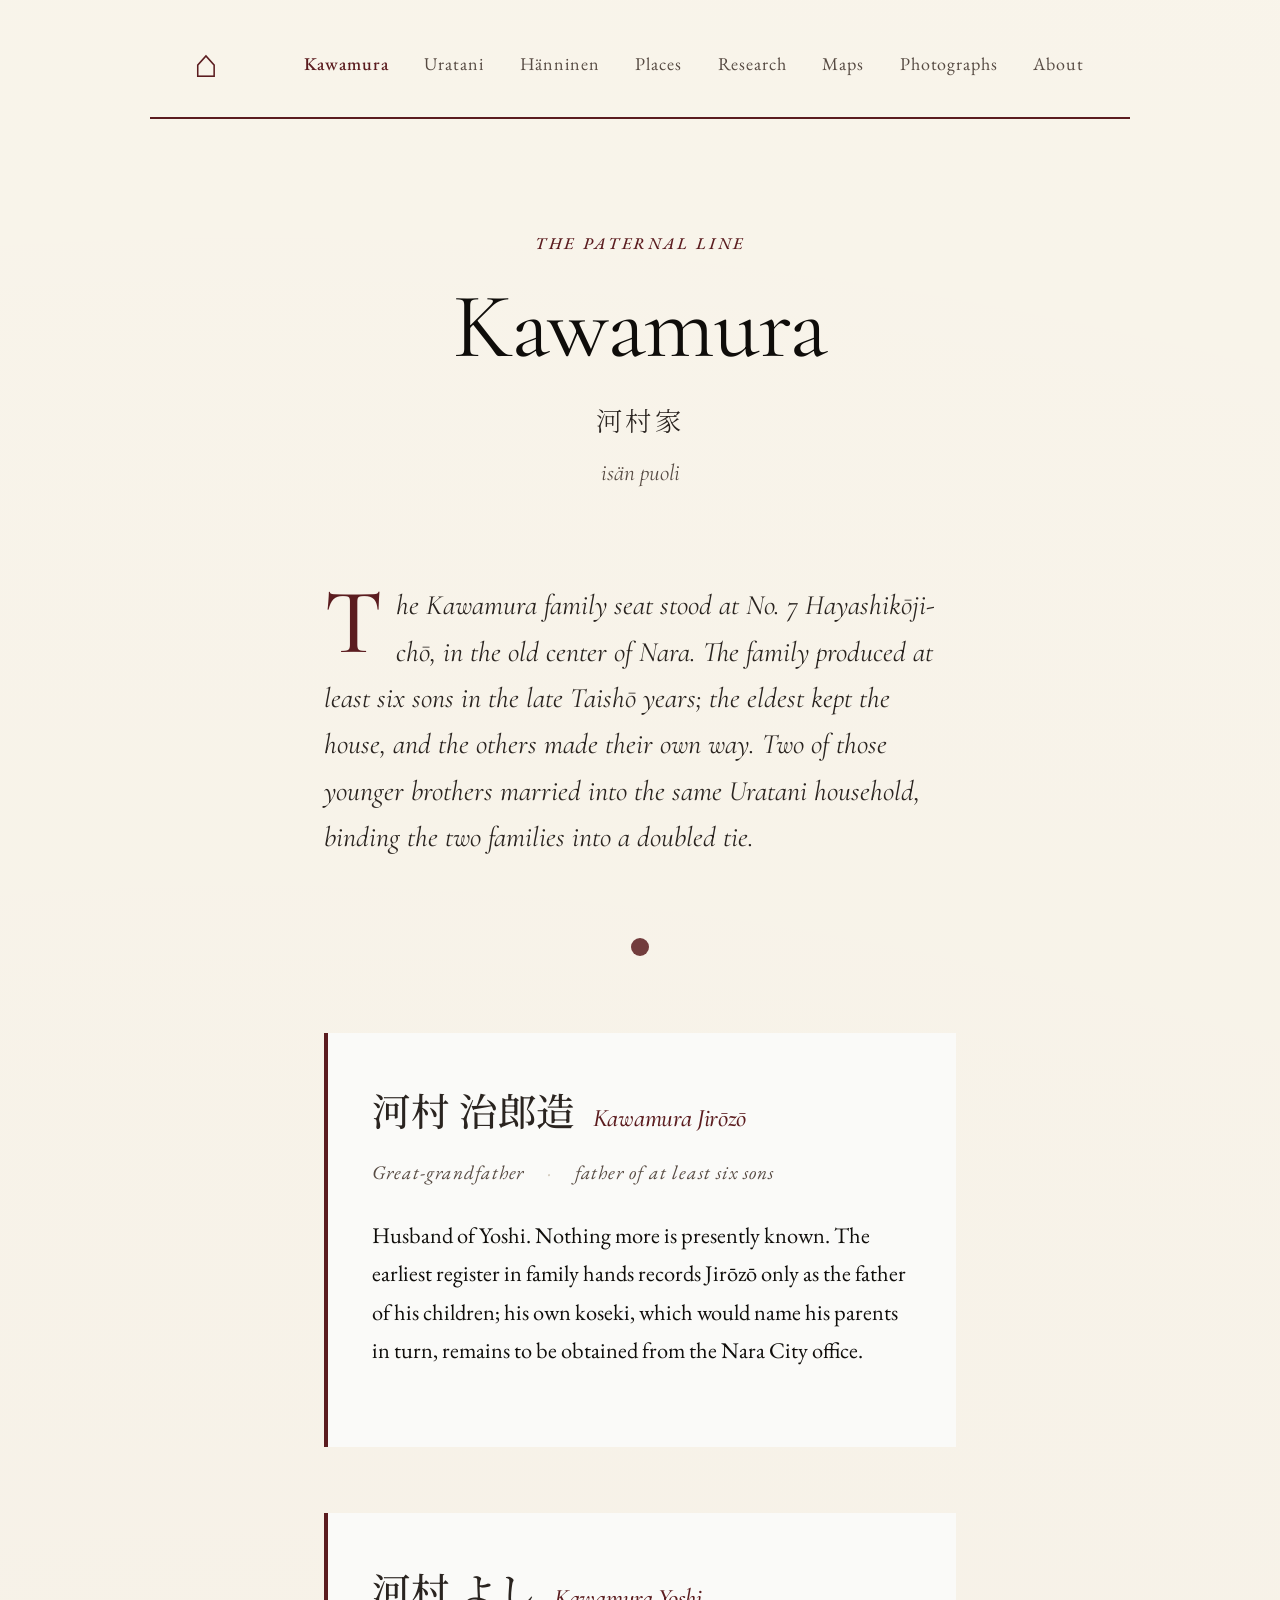
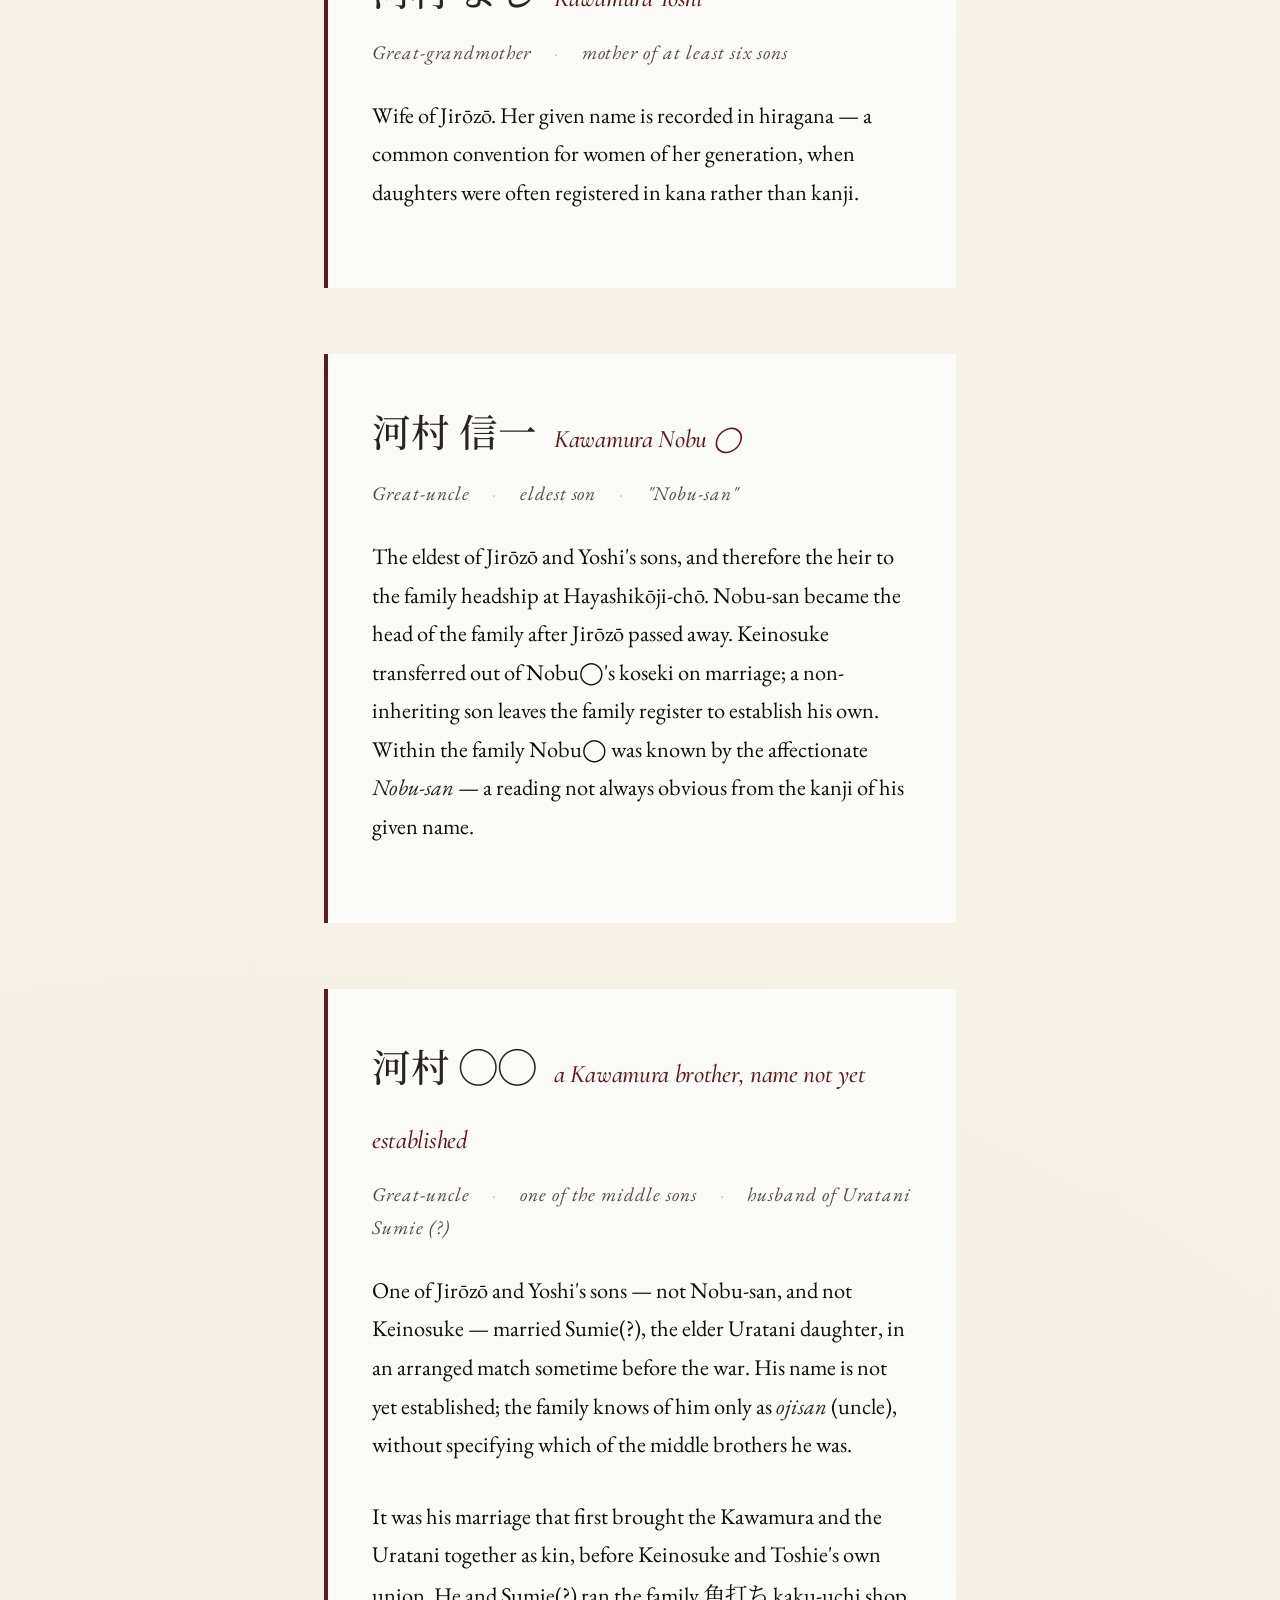
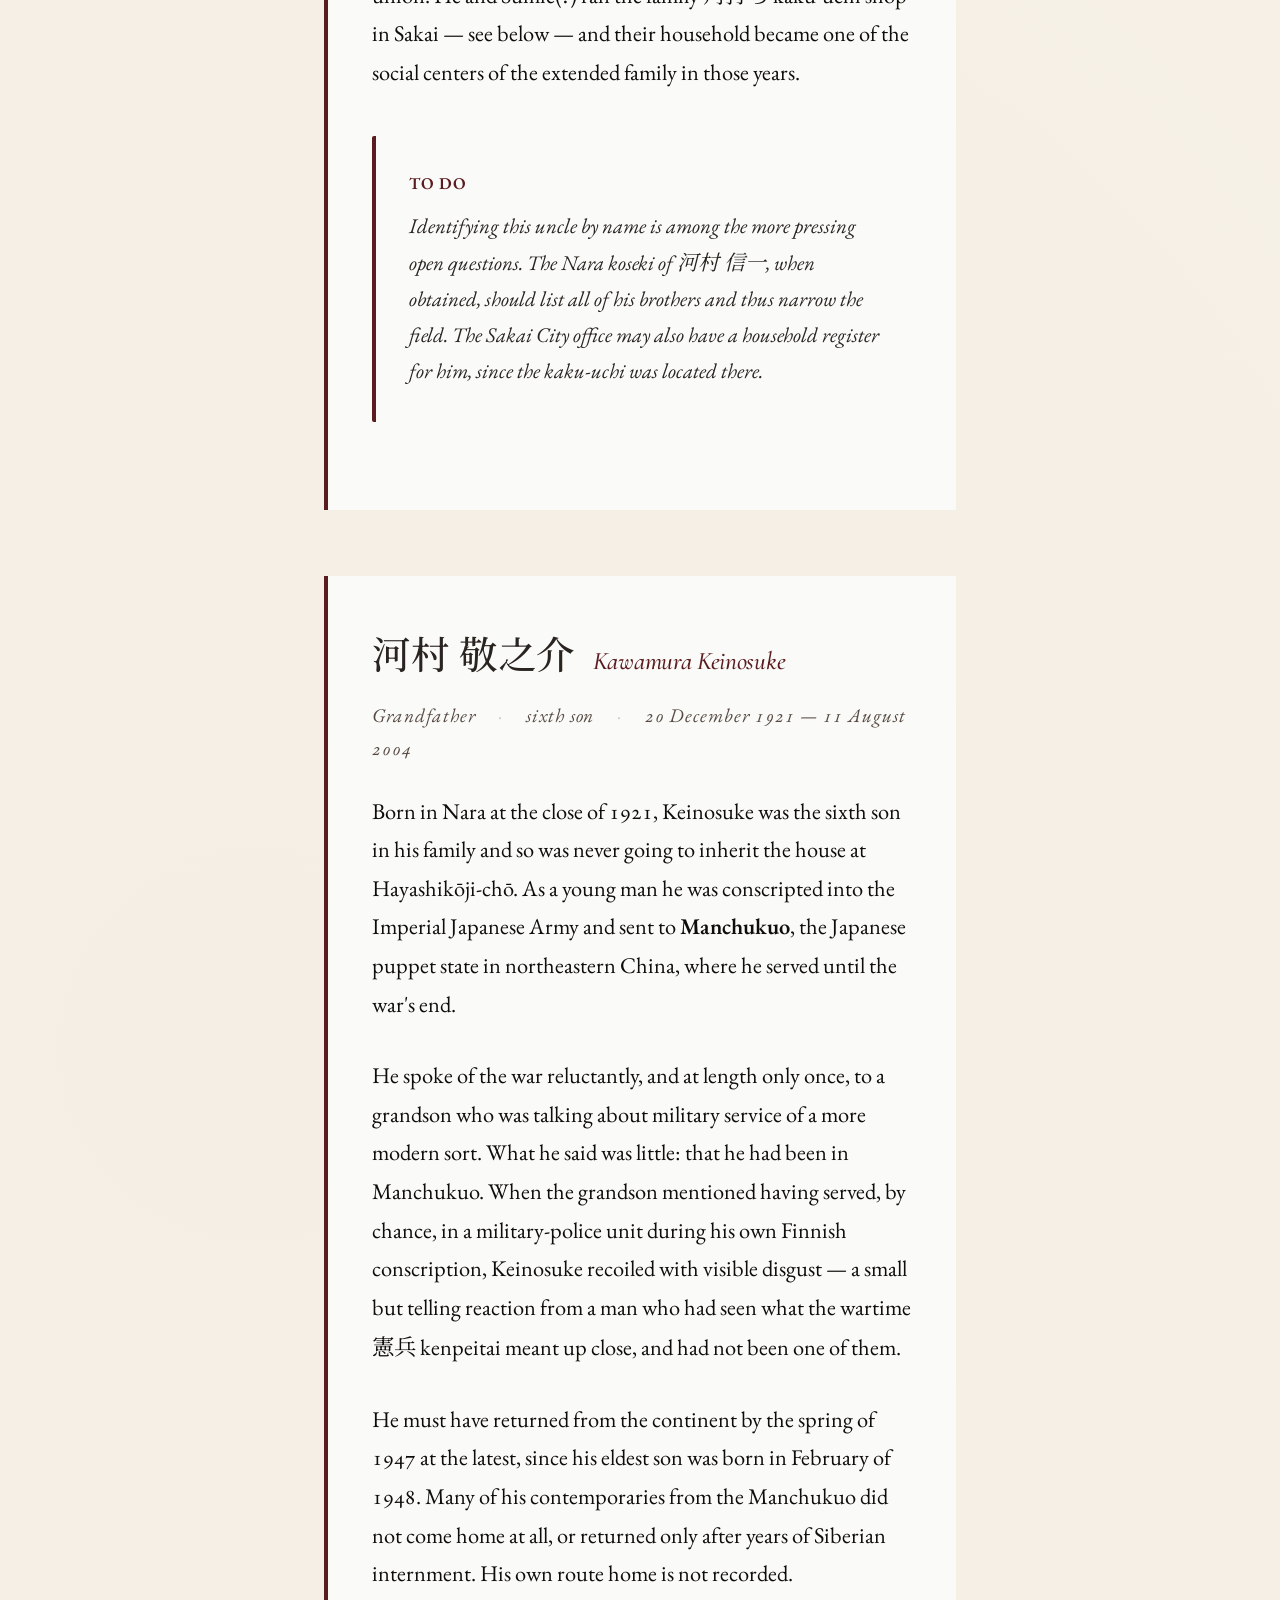
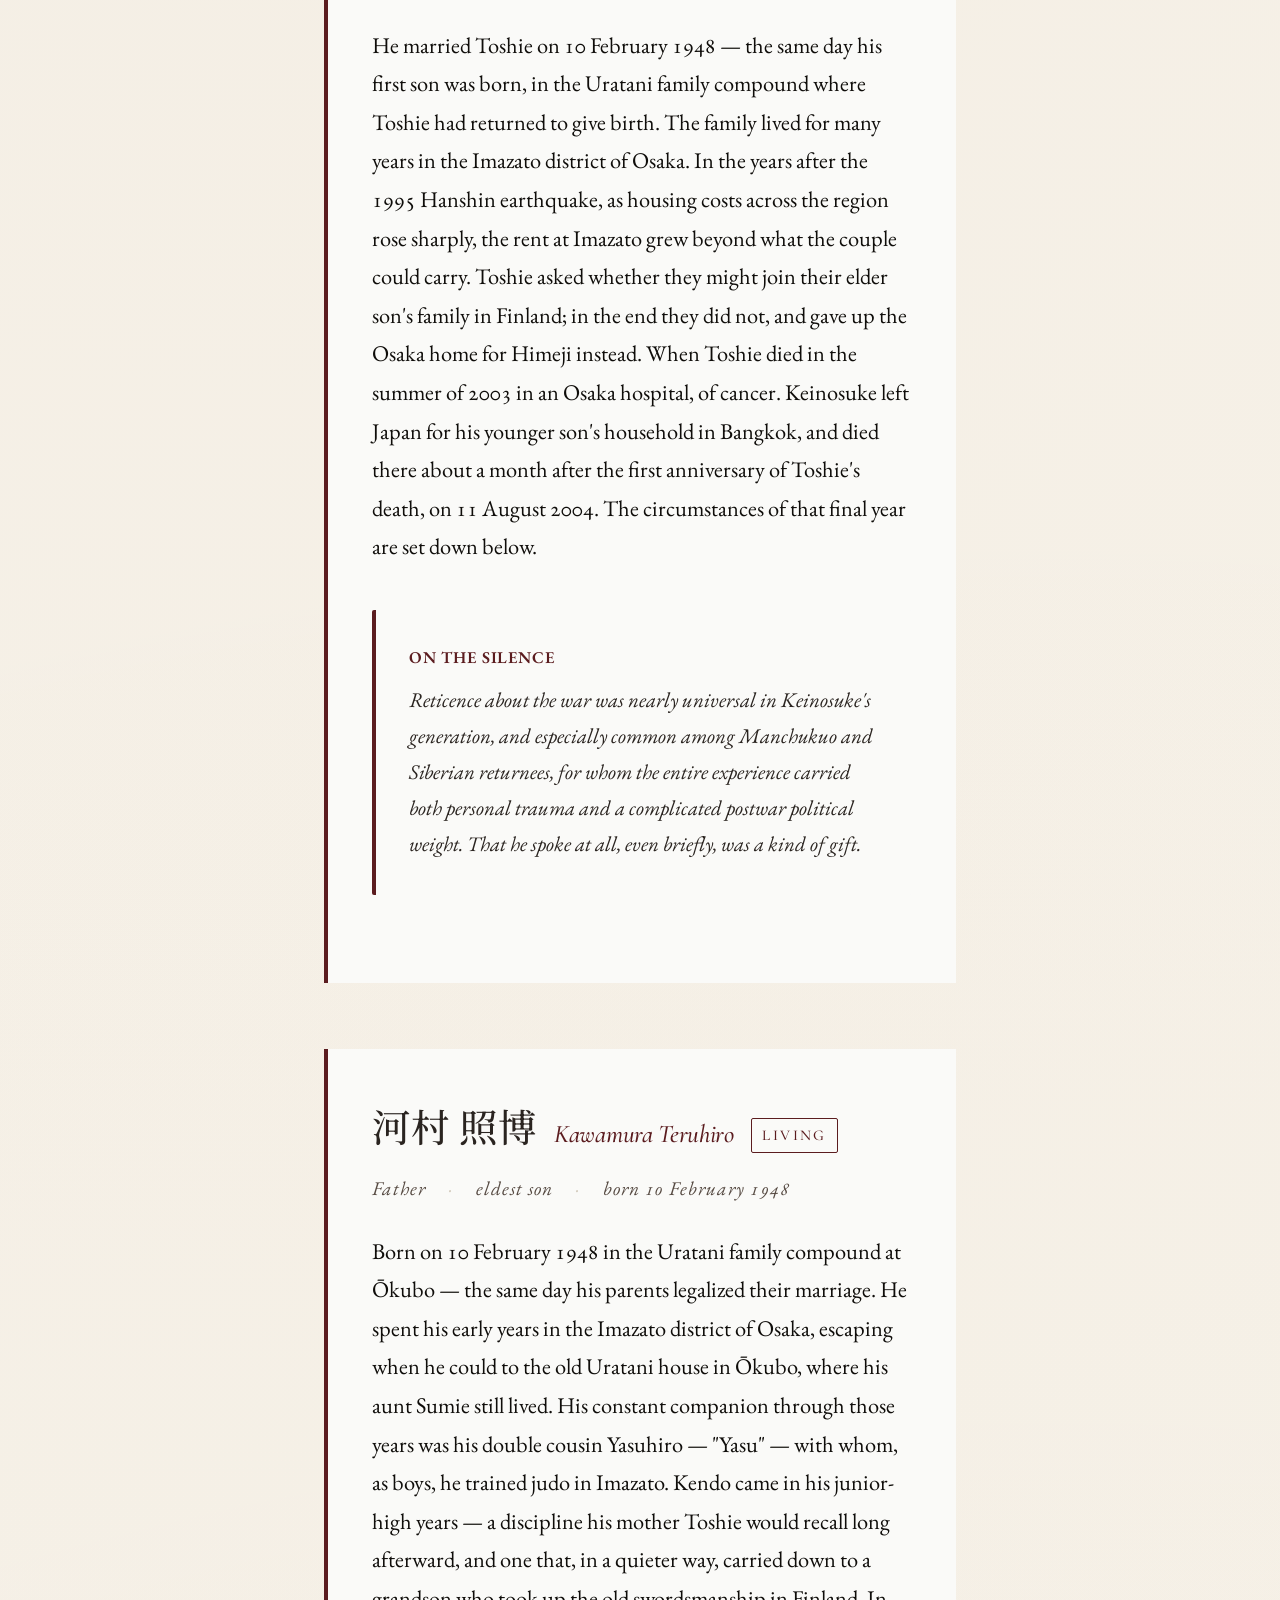
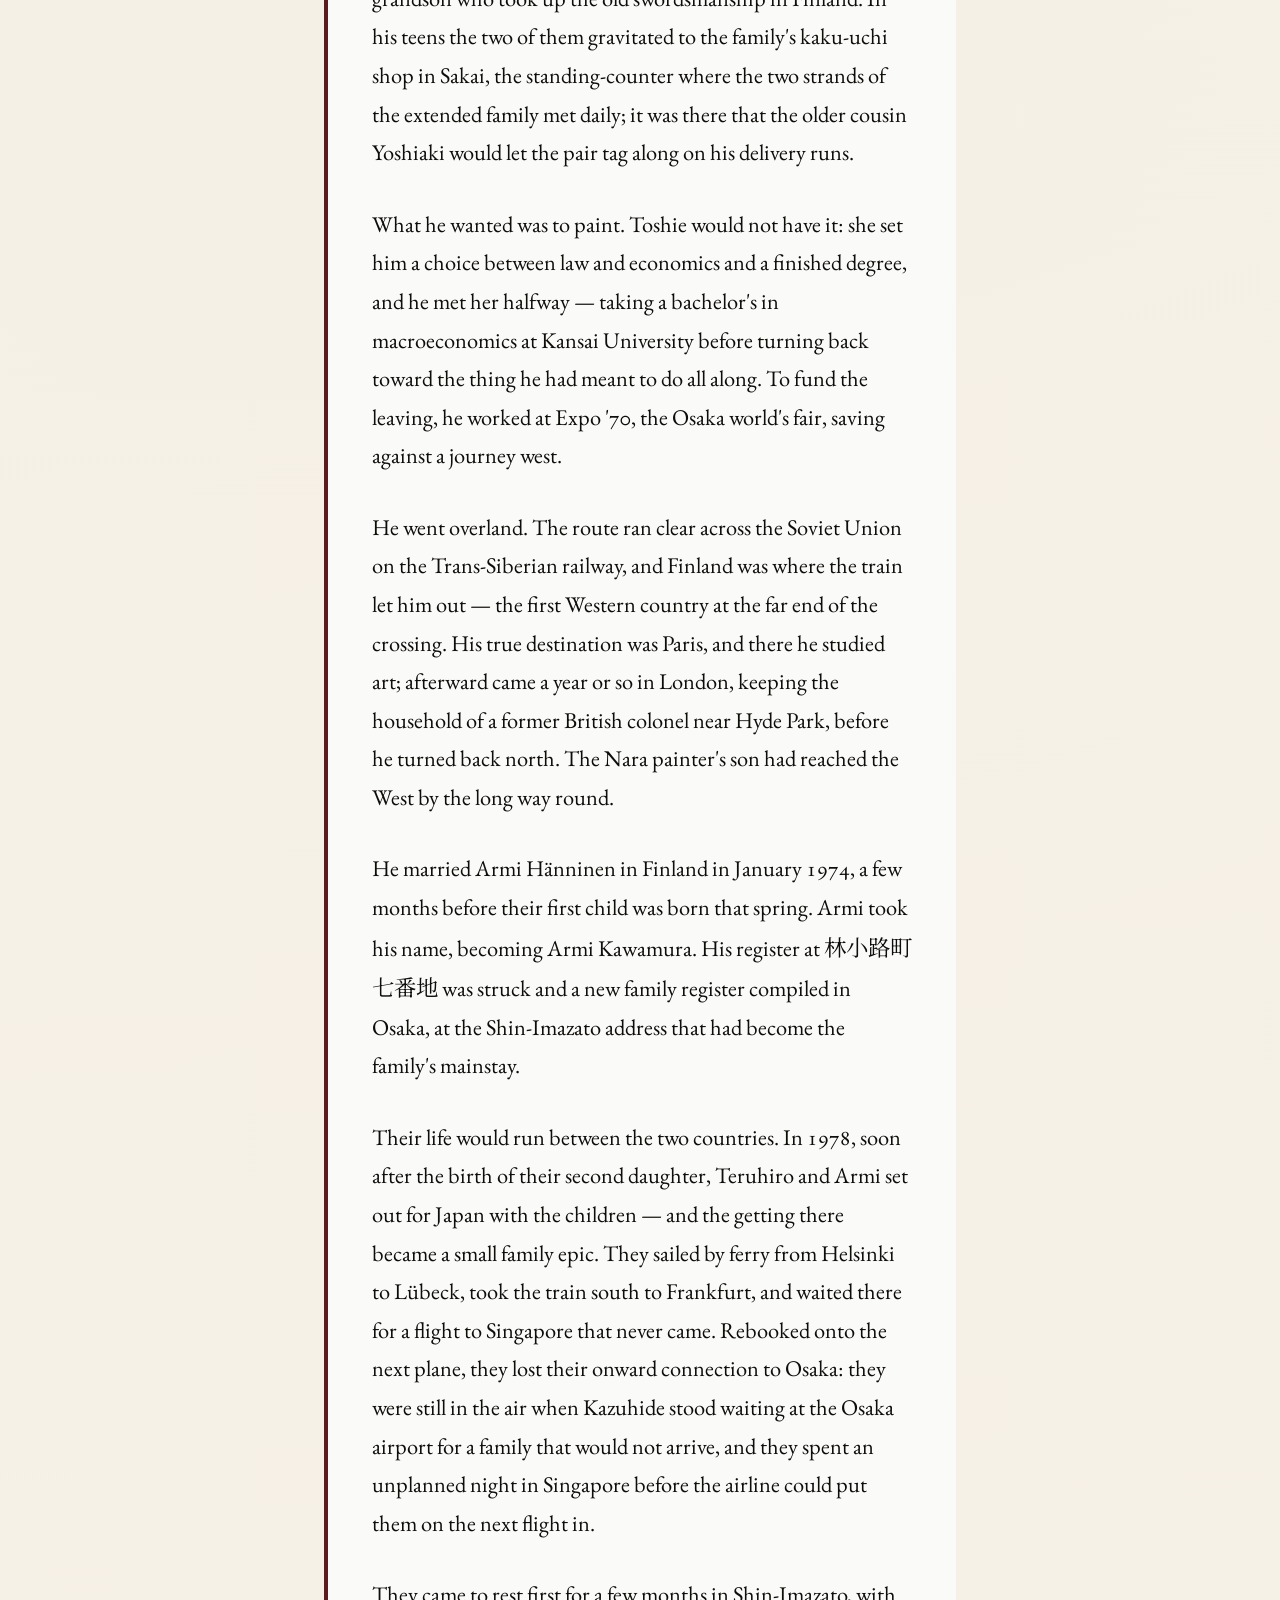
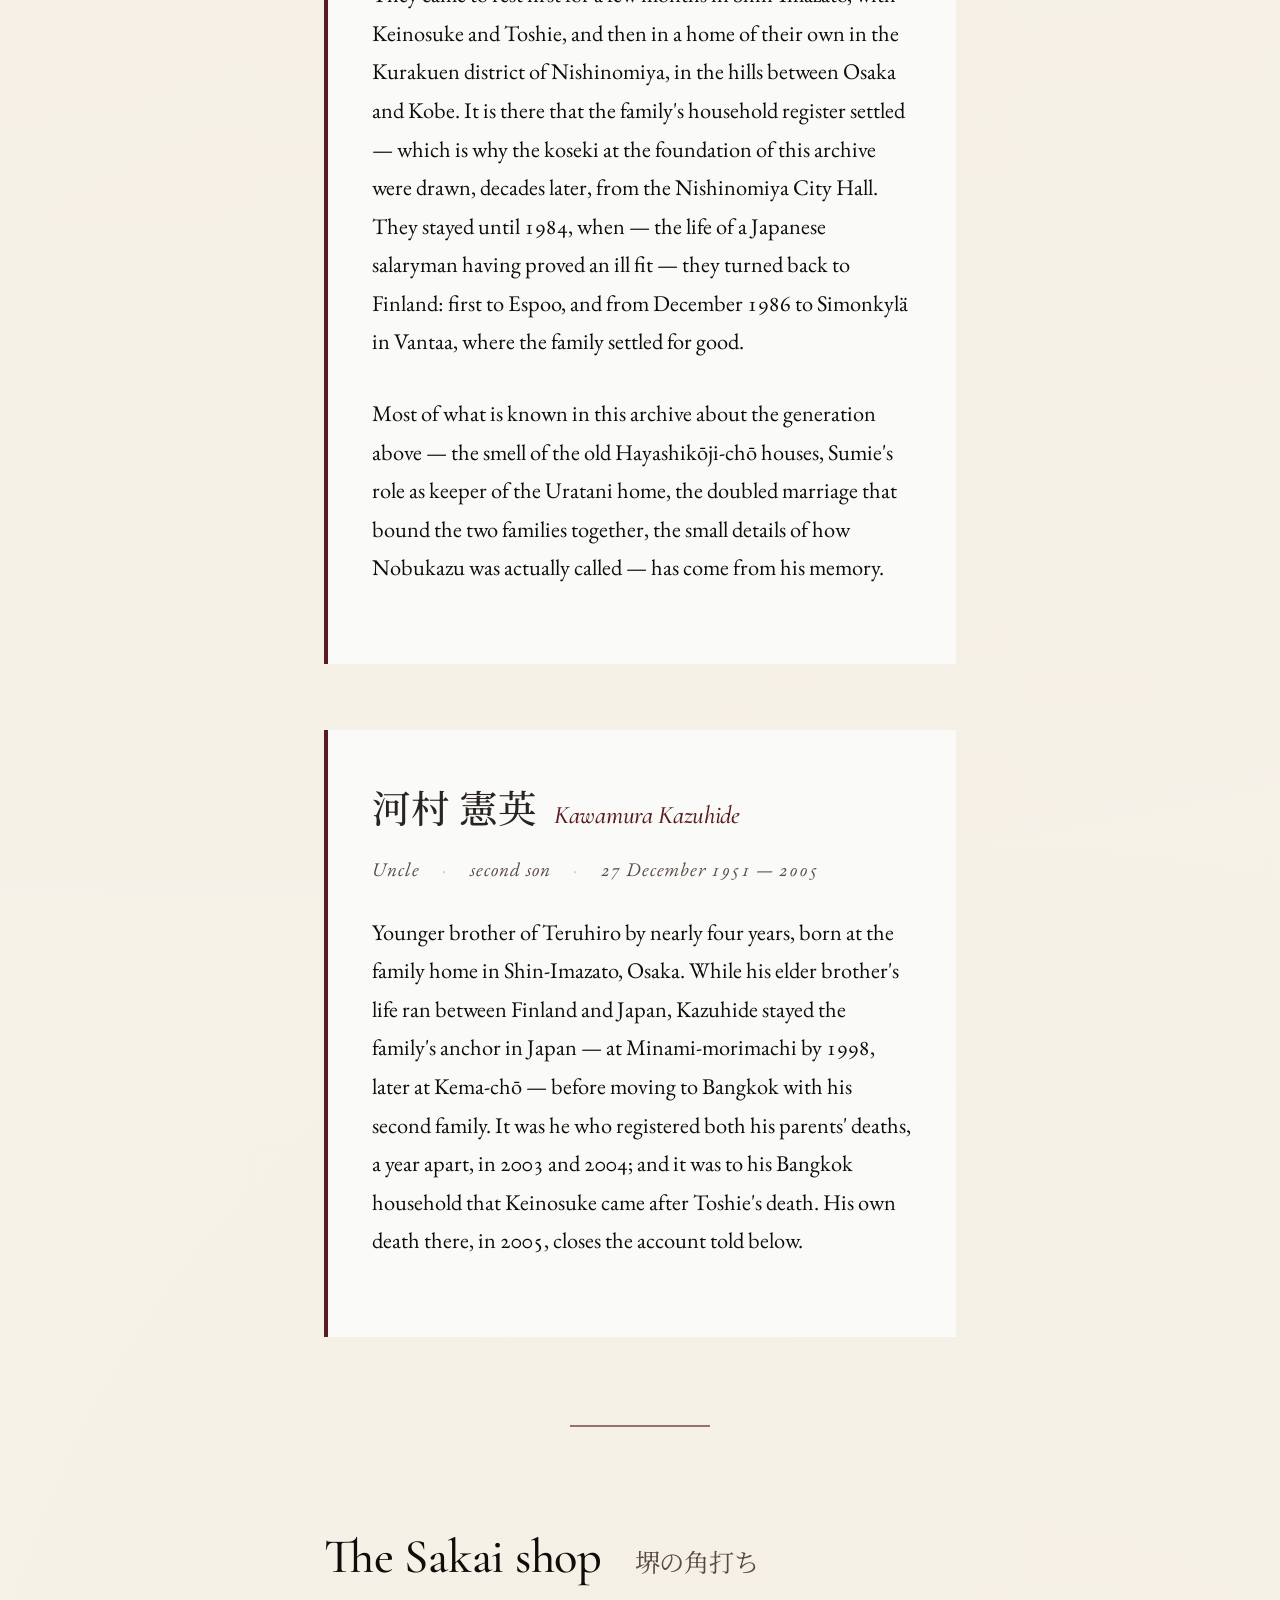
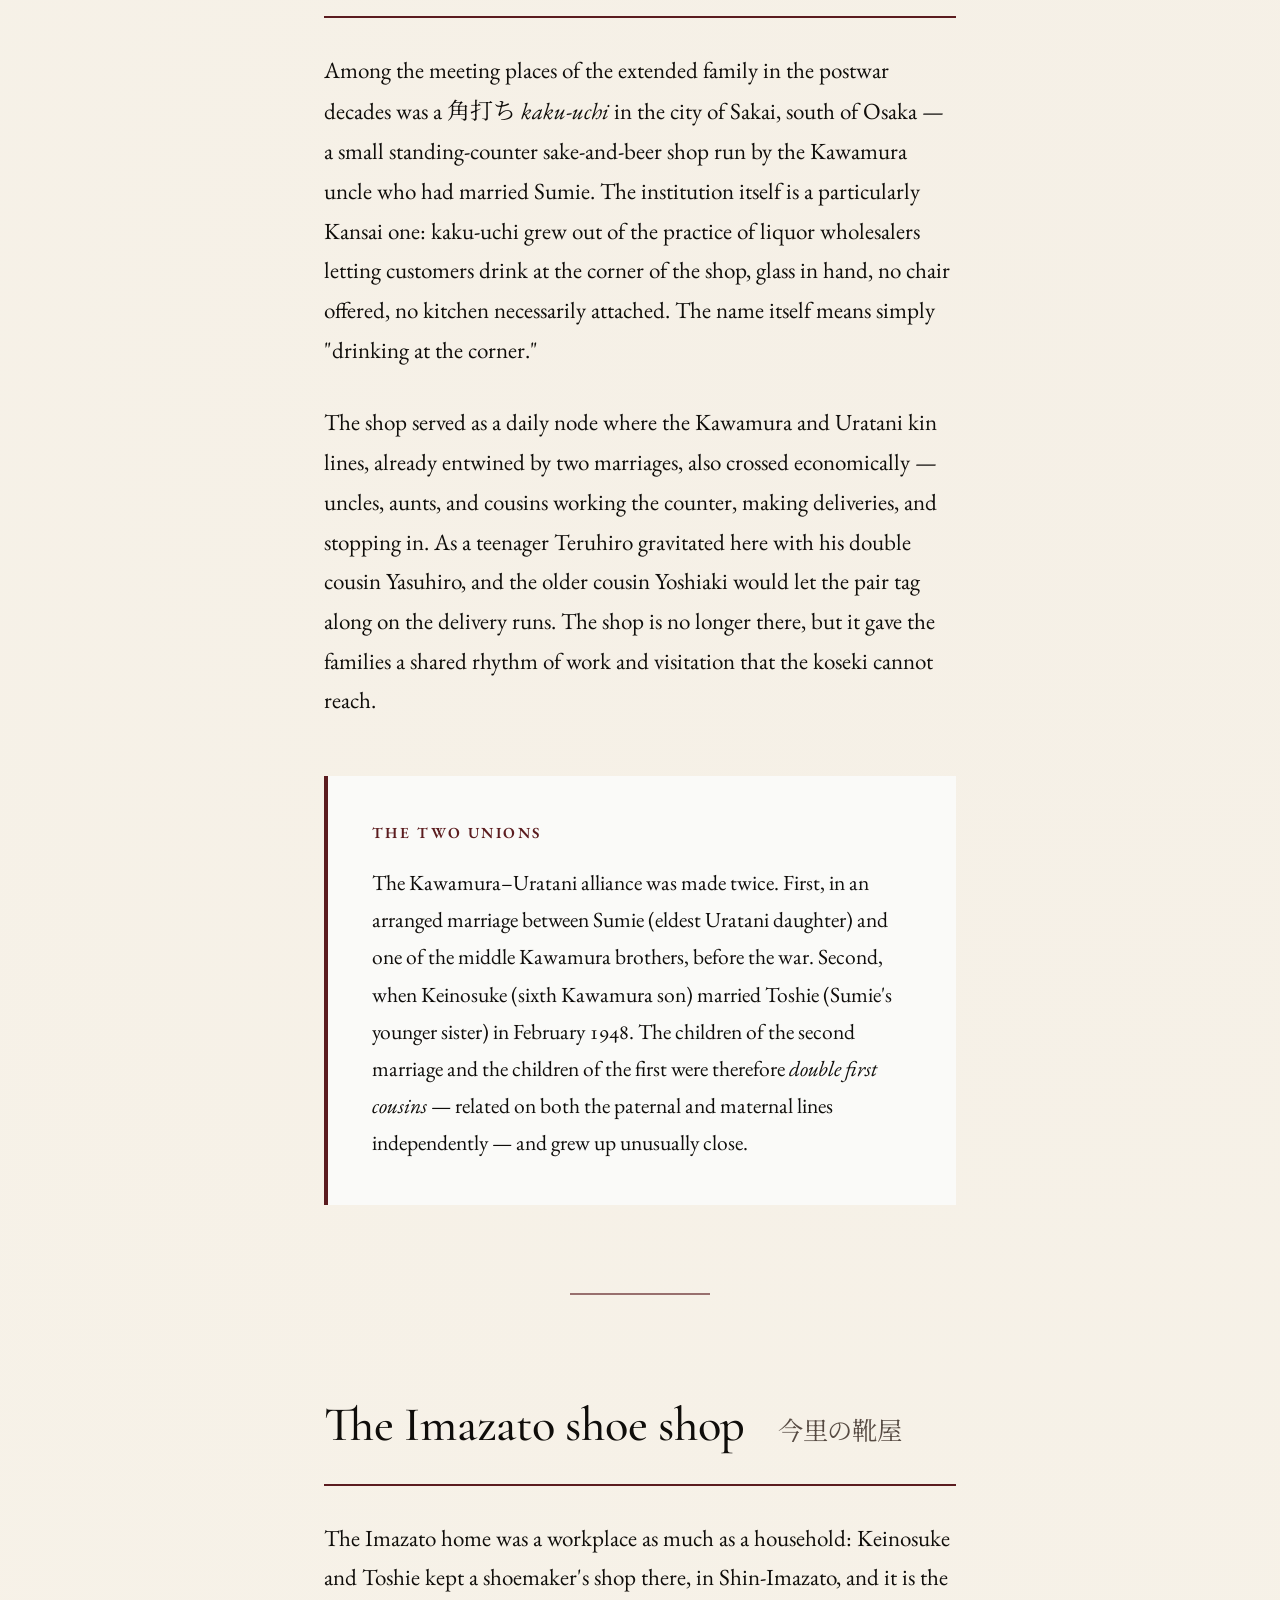
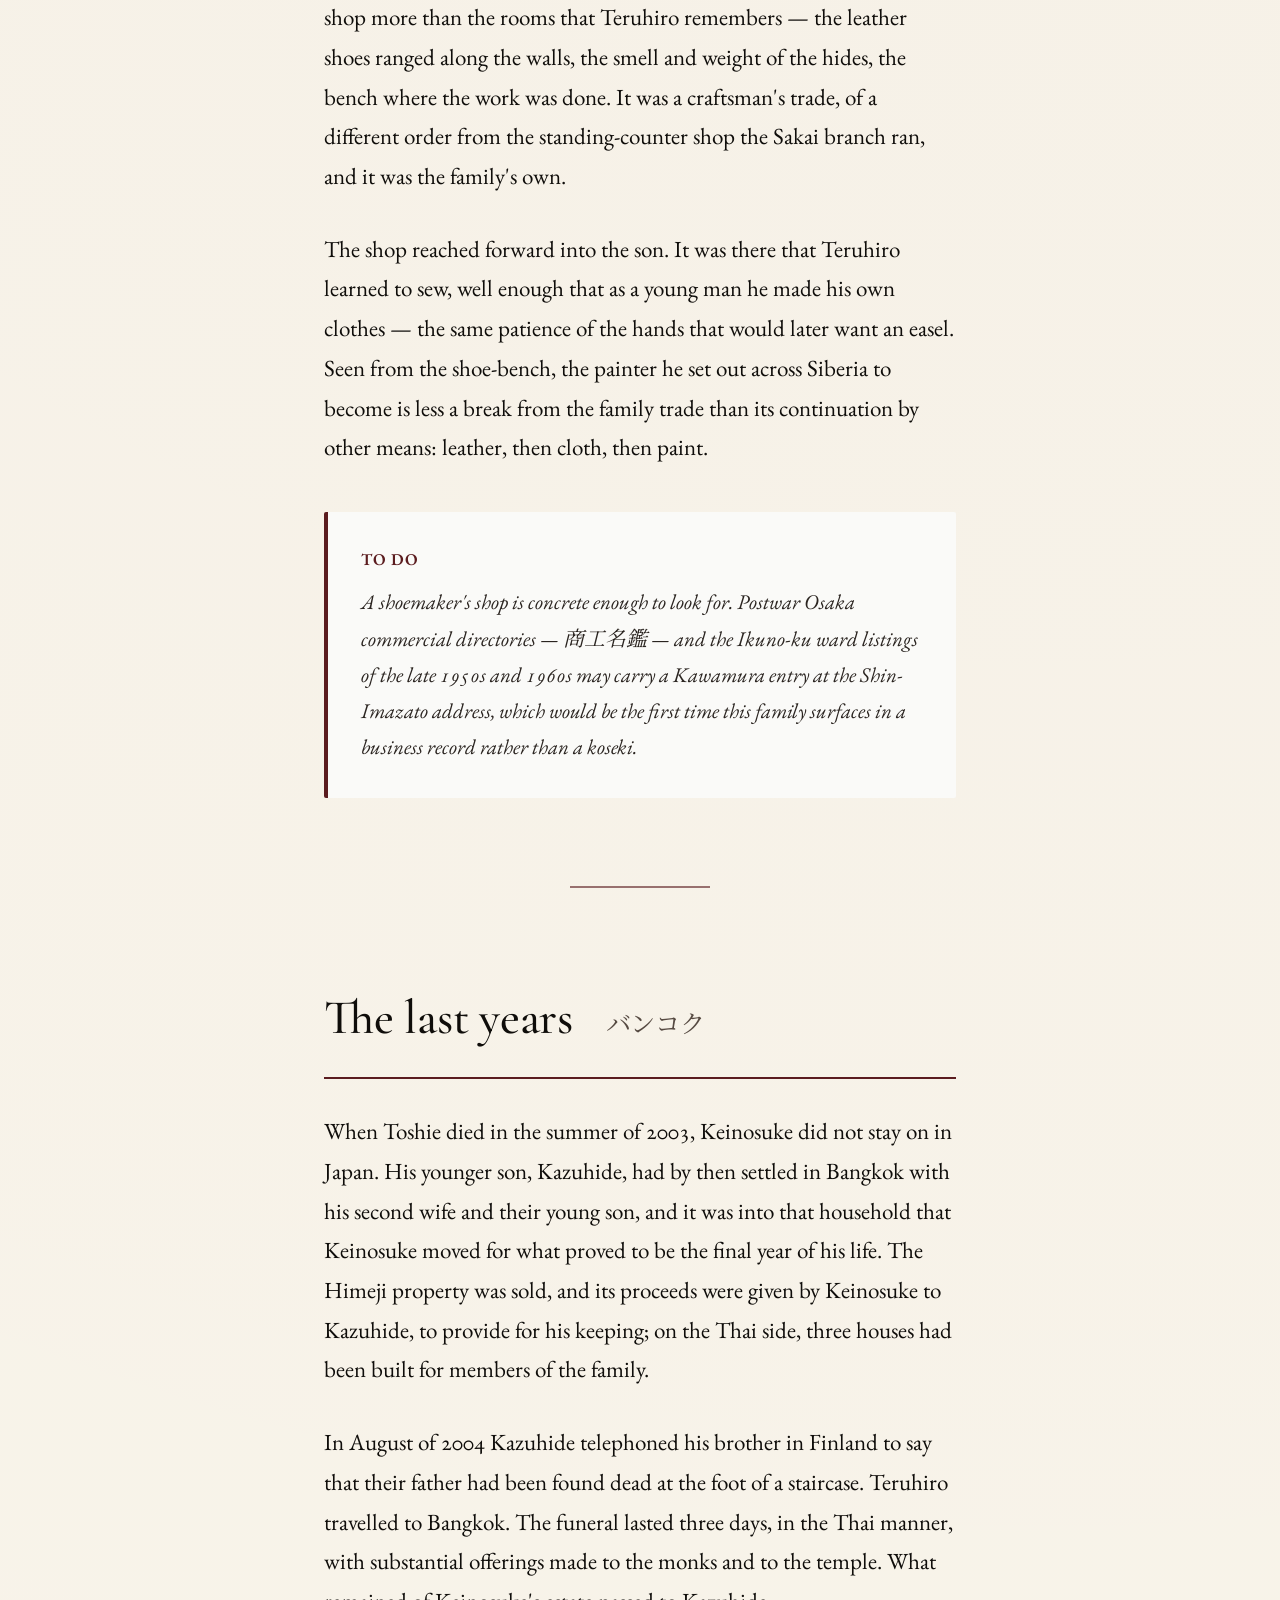
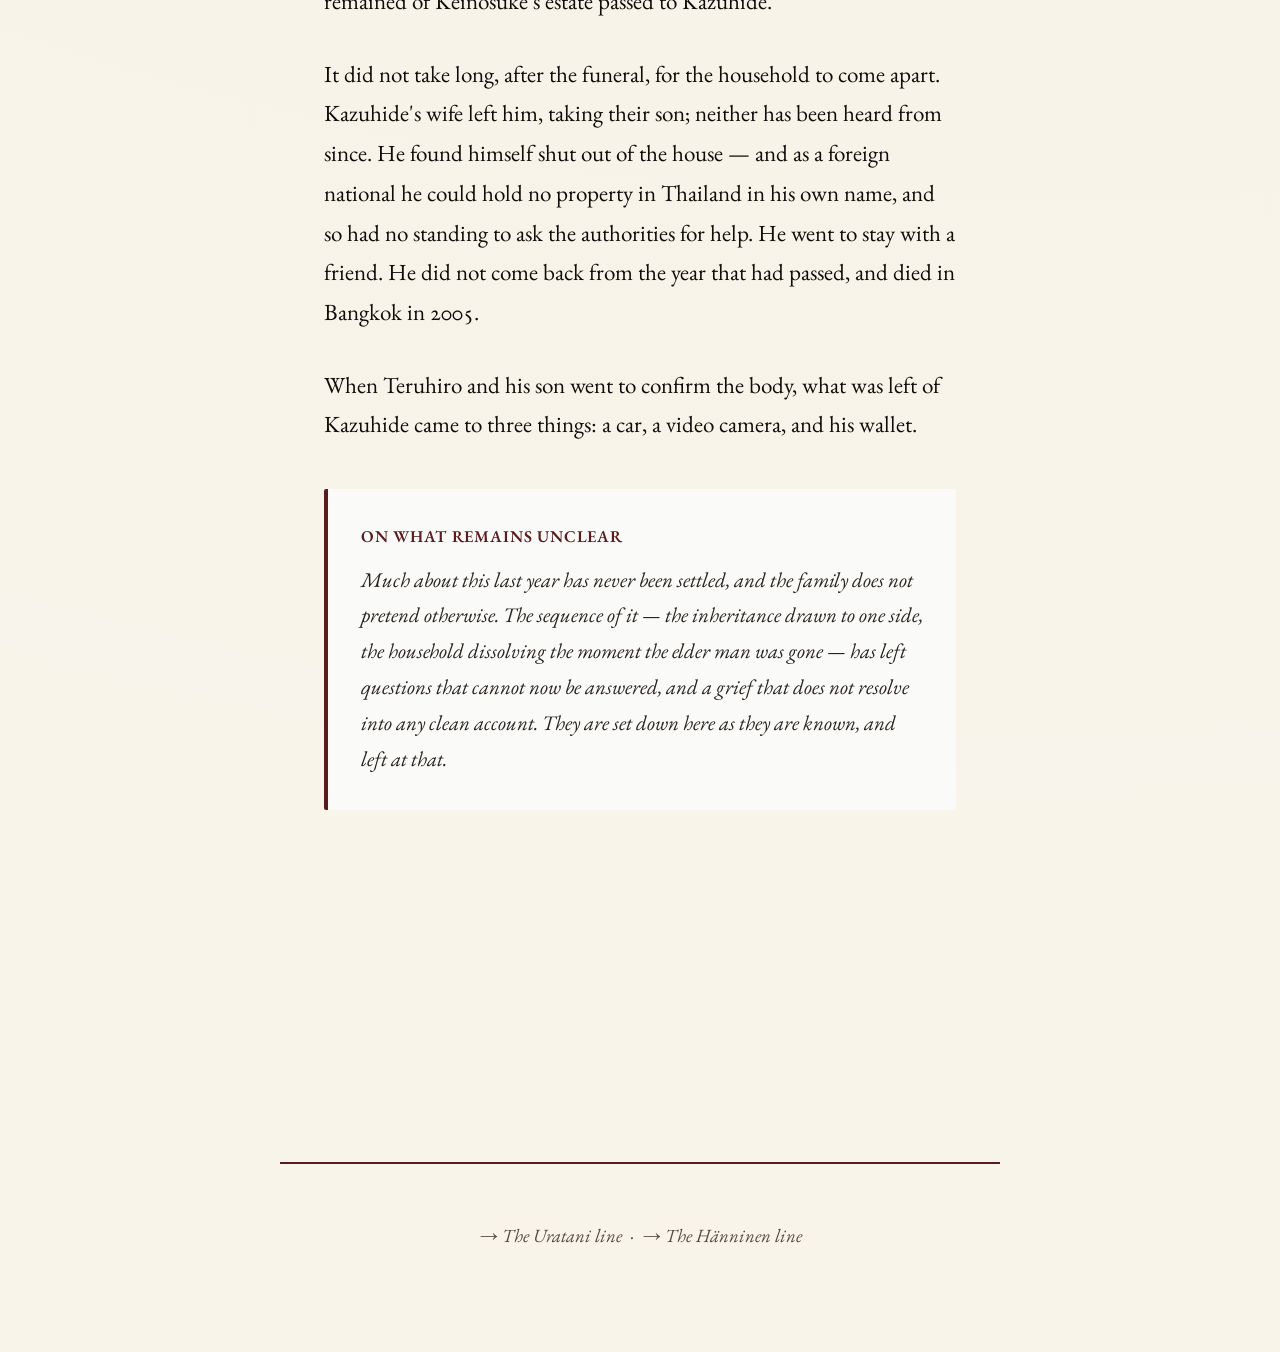
<file: kawamura.html>
<!DOCTYPE html>
<html lang="en">
<head>
  <meta charset="UTF-8">
  <meta name="viewport" content="width=device-width, initial-scale=1.0">
  <meta name="robots" content="noindex, nofollow, noarchive, nosnippet, noimageindex">
  <title>The Kawamura — A Family Archive</title>
  <link rel="stylesheet" href="style.css">
</head>
<body>

<header class="masthead">
  <div class="masthead__title"><a href="index.html">⌂</a></div>
  <nav class="masthead__nav">
    <a href="kawamura.html" aria-current="page">Kawamura</a>
    <a href="uratani.html">Uratani</a>
    <a href="hanninen.html">Hänninen</a>
    <a href="places.html">Places</a>
    <a href="research.html">Research</a>
    <a href="maps.html">Maps</a>
    <a href="photographs.html">Photographs</a>
    <a href="about.html">About</a>
  </nav>
</header>

<main class="page">

  <div class="heading">
    <div class="heading__eyebrow">The paternal line</div>
    <h1 class="heading__title">Kawamura</h1>
    <div class="heading__jp">河村家</div>
    <div class="heading__fi">isän puoli</div>
  </div>

  <p class="lede">
    The Kawamura family seat stood at No. 7 Hayashikōji-chō, in the old center of Nara. The family produced at least six sons in the late Taishō years; the eldest kept the house, and the others made their own way. Two of those younger brothers married into the same Uratani household, binding the two families into a doubled tie.
  </p>

  <span class="ornament"></span>

  <article class="person">
    <h3 class="person__name"><span class="jp">河村 治郎造</span><span class="person__romaji">Kawamura Jirōzō</span></h3>
    <div class="person__meta">Great-grandfather <span class="sep">·</span> father of at least six sons</div>
    <div class="person__bio">
      <p>
        Husband of Yoshi. Nothing more is presently known. The earliest register in family hands records Jirōzō only as the father of his children; his own koseki, which would name his parents in turn, remains to be obtained from the Nara City office.
      </p>
    </div>
  </article>

  <article class="person">
    <h3 class="person__name"><span class="jp">河村 よし</span><span class="person__romaji">Kawamura Yoshi</span></h3>
    <div class="person__meta">Great-grandmother <span class="sep">·</span> mother of at least six sons</div>
    <div class="person__bio">
      <p>
        Wife of Jirōzō. Her given name is recorded in hiragana — a common convention for women of her generation, when daughters were often registered in kana rather than kanji.
      </p>
    </div>
  </article>

  <article class="person">
    <h3 class="person__name"><span class="jp">河村 信一</span><span class="person__romaji">Kawamura Nobu ◯</span></h3>
    <div class="person__meta">Great-uncle <span class="sep">·</span> eldest son <span class="sep">·</span> "Nobu-san"</div>
    <div class="person__bio">
      <p>
        The eldest of Jirōzō and Yoshi's sons, and therefore the heir to the family headship at Hayashikōji-chō. Nobu-san became the head of the family after Jirōzō passed away. Keinosuke transferred out of Nobu◯'s koseki on marriage; a non-inheriting son leaves the family register to establish his own. Within the family Nobu◯ was known by the affectionate <span class="fi">Nobu-san</span> — a reading not always obvious from the kanji of his given name.
      </p>
    </div>
  </article>

  <article class="person">
    <h3 class="person__name"><span class="jp">河村 ◯◯</span><span class="person__romaji">a Kawamura brother, name not yet established</span></h3>
    <div class="person__meta">Great-uncle <span class="sep">·</span> one of the middle sons <span class="sep">·</span> husband of Uratani Sumie (?)</div>
    <div class="person__bio">
      <p>
        One of Jirōzō and Yoshi's sons — not Nobu-san, and not Keinosuke — married Sumie(?), the elder Uratani daughter, in an arranged match sometime before the war. His name is not yet established; the family knows of him only as <span class="fi">ojisan</span> (uncle), without specifying which of the middle brothers he was.
      </p>
      <p>
        It was his marriage that first brought the Kawamura and the Uratani together as kin, before Keinosuke and Toshie's own union. He and Sumie(?) ran the family <span class="jp">角打ち</span> kaku-uchi shop in Sakai — see below — and their household became one of the social centers of the extended family in those years.
      </p>
      <div class="note">
        <strong>To do</strong>
        Identifying this uncle by name is among the more pressing open questions. The Nara koseki of <span class="jp">河村 信一</span>, when obtained, should list all of his brothers and thus narrow the field. The Sakai City office may also have a household register for him, since the kaku-uchi was located there.
      </div>
    </div>
  </article>

  <article class="person">
    <h3 class="person__name"><span class="jp">河村 敬之介</span><span class="person__romaji">Kawamura Keinosuke</span></h3>
    <div class="person__meta">Grandfather <span class="sep">·</span> sixth son <span class="sep">·</span> 20 December 1921 — 11 August 2004</div>
    <div class="person__bio">
      <p>
        Born in Nara at the close of 1921, Keinosuke was the sixth son in his family and so was never going to inherit the house at Hayashikōji-chō. As a young man he was conscripted into the Imperial Japanese Army and sent to <strong>Manchukuo</strong>, the Japanese puppet state in northeastern China, where he served until the war's end.
      </p>
      <p>
        He spoke of the war reluctantly, and at length only once, to a grandson who was talking about military service of a more modern sort. What he said was little: that he had been in Manchukuo. When the grandson mentioned having served, by chance, in a military-police unit during his own Finnish conscription, Keinosuke recoiled with visible disgust — a small but telling reaction from a man who had seen what the wartime <span class="jp">憲兵</span> kenpeitai meant up close, and had not been one of them.
      </p>
      <p>
        He must have returned from the continent by the spring of 1947 at the latest, since his eldest son was born in February of 1948. Many of his contemporaries from the Manchukuo did not come home at all, or returned only after years of Siberian internment. His own route home is not recorded.
      </p>
      <p>
        He married Toshie on 10 February 1948 — the same day his first son was born, in the Uratani family compound where Toshie had returned to give birth. The family lived for many years in the Imazato district of Osaka. In the years after the 1995 Hanshin earthquake, as housing costs across the region rose sharply, the rent at Imazato grew beyond what the couple could carry. Toshie asked whether they might join their elder son's family in Finland; in the end they did not, and gave up the Osaka home for Himeji instead. When Toshie died in the summer of 2003 in an Osaka hospital, of cancer. Keinosuke left Japan for his younger son's household in Bangkok, and died there about a month after the first anniversary of Toshie's death, on 11 August 2004. The circumstances of that final year are set down below.
      </p>
      <div class="note">
        <strong>On the silence</strong>
        Reticence about the war was nearly universal in Keinosuke's generation, and especially common among Manchukuo and Siberian returnees, for whom the entire experience carried both personal trauma and a complicated postwar political weight. That he spoke at all, even briefly, was a kind of gift.
      </div>
    </div>
  </article>

  <article class="person">
    <h3 class="person__name"><span class="jp">河村 照博</span><span class="person__romaji">Kawamura Teruhiro</span><span class="person__status">living</span></h3>
    <div class="person__meta">Father <span class="sep">·</span> eldest son <span class="sep">·</span> born 10 February 1948</div>
    <div class="person__bio">
      <p>
        Born on 10 February 1948 in the Uratani family compound at Ōkubo — the same day his parents legalized their marriage. He spent his early years in the Imazato district of Osaka, escaping when he could to the old Uratani house in Ōkubo, where his aunt Sumie still lived. His constant companion through those years was his double cousin Yasuhiro — "Yasu" — with whom, as boys, he trained judo in Imazato. Kendo came in his junior-high years — a discipline his mother Toshie would recall long afterward, and one that, in a quieter way, carried down to a grandson who took up the old swordsmanship in Finland. In his teens the two of them gravitated to the family's kaku-uchi shop in Sakai, the standing-counter where the two strands of the extended family met daily; it was there that the older cousin Yoshiaki would let the pair tag along on his delivery runs.
      </p>
      <p>
        What he wanted was to paint. Toshie would not have it: she set him a choice between law and economics and a finished degree, and he met her halfway — taking a bachelor's in macroeconomics at Kansai University before turning back toward the thing he had meant to do all along. To fund the leaving, he worked at Expo '70, the Osaka world's fair, saving against a journey west.
      </p>
      <p>
        He went overland. The route ran clear across the Soviet Union on the Trans-Siberian railway, and Finland was where the train let him out — the first Western country at the far end of the crossing. His true destination was Paris, and there he studied art; afterward came a year or so in London, keeping the household of a former British colonel near Hyde Park, before he turned back north. The Nara painter's son had reached the West by the long way round.
      </p>
      <p>
        He married Armi Hänninen in Finland in January 1974, a few months before their first child was born that spring. Armi took his name, becoming Armi Kawamura. His register at <span class="jp">林小路町七番地</span> was struck and a new family register compiled in Osaka, at the Shin-Imazato address that had become the family's mainstay.
      </p>
      <p>
        Their life would run between the two countries. In 1978, soon after the birth of their second daughter, Teruhiro and Armi set out for Japan with the children — and the getting there became a small family epic. They sailed by ferry from Helsinki to Lübeck, took the train south to Frankfurt, and waited there for a flight to Singapore that never came. Rebooked onto the next plane, they lost their onward connection to Osaka: they were still in the air when Kazuhide stood waiting at the Osaka airport for a family that would not arrive, and they spent an unplanned night in Singapore before the airline could put them on the next flight in.
      </p>
      <p>
        They came to rest first for a few months in Shin-Imazato, with Keinosuke and Toshie, and then in a home of their own in the Kurakuen district of Nishinomiya, in the hills between Osaka and Kobe. It is there that the family's household register settled — which is why the koseki at the foundation of this archive were drawn, decades later, from the Nishinomiya City Hall. They stayed until 1984, when — the life of a Japanese salaryman having proved an ill fit — they turned back to Finland: first to Espoo, and from December 1986 to Simonkylä in Vantaa, where the family settled for good.
      </p>
      <p>
        Most of what is known in this archive about the generation above — the smell of the old Hayashikōji-chō houses, Sumie's role as keeper of the Uratani home, the doubled marriage that bound the two families together, the small details of how Nobukazu was actually called — has come from his memory.
      </p>
    </div>
  </article>

  <article class="person">
    <h3 class="person__name"><span class="jp">河村 憲英</span><span class="person__romaji">Kawamura Kazuhide</span></h3>
    <div class="person__meta">Uncle <span class="sep">·</span> second son <span class="sep">·</span> 27 December 1951 — 2005</div>
    <div class="person__bio">
      <p>
        Younger brother of Teruhiro by nearly four years, born at the family home in Shin-Imazato, Osaka. While his elder brother's life ran between Finland and Japan, Kazuhide stayed the family's anchor in Japan — at Minami-morimachi by 1998, later at Kema-chō — before moving to Bangkok with his second family. It was he who registered both his parents' deaths, a year apart, in 2003 and 2004; and it was to his Bangkok household that Keinosuke came after Toshie's death. His own death there, in 2005, closes the account told below.
      </p>
    </div>
  </article>

  <hr class="rule">

  <h2 class="section">The Sakai shop <span class="jp">堺の角打ち</span></h2>

  <p>
    Among the meeting places of the extended family in the postwar decades was a <span class="jp">角打ち</span> <em>kaku-uchi</em> in the city of Sakai, south of Osaka — a small standing-counter sake-and-beer shop run by the Kawamura uncle who had married Sumie. The institution itself is a particularly Kansai one: kaku-uchi grew out of the practice of liquor wholesalers letting customers drink at the corner of the shop, glass in hand, no chair offered, no kitchen necessarily attached. The name itself means simply "drinking at the corner."
  </p>

  <p>
    The shop served as a daily node where the Kawamura and Uratani kin lines, already entwined by two marriages, also crossed economically — uncles, aunts, and cousins working the counter, making deliveries, and stopping in. As a teenager Teruhiro gravitated here with his double cousin Yasuhiro, and the older cousin Yoshiaki would let the pair tag along on the delivery runs. The shop is no longer there, but it gave the families a shared rhythm of work and visitation that the koseki cannot reach.
  </p>

  <div class="alliance-note">
    <div class="alliance-note__label">The two unions</div>
    The Kawamura–Uratani alliance was made twice. First, in an arranged marriage between Sumie (eldest Uratani daughter) and one of the middle Kawamura brothers, before the war. Second, when Keinosuke (sixth Kawamura son) married Toshie (Sumie's younger sister) in February 1948. The children of the second marriage and the children of the first were therefore <em>double first cousins</em> — related on both the paternal and maternal lines independently — and grew up unusually close.
  </div>

  <hr class="rule">

  <h2 class="section">The Imazato shoe shop <span class="jp">今里の靴屋</span></h2>

  <p>
    The Imazato home was a workplace as much as a household: Keinosuke and Toshie kept a shoemaker's shop there, in Shin-Imazato, and it is the shop more than the rooms that Teruhiro remembers — the leather shoes ranged along the walls, the smell and weight of the hides, the bench where the work was done. It was a craftsman's trade, of a different order from the standing-counter shop the Sakai branch ran, and it was the family's own.
  </p>

  <p>
    The shop reached forward into the son. It was there that Teruhiro learned to sew, well enough that as a young man he made his own clothes — the same patience of the hands that would later want an easel. Seen from the shoe-bench, the painter he set out across Siberia to become is less a break from the family trade than its continuation by other means: leather, then cloth, then paint.
  </p>

  <div class="note">
    <strong>To do</strong>
    A shoemaker's shop is concrete enough to look for. Postwar Osaka commercial directories — <span class="jp">商工名鑑</span> — and the Ikuno-ku ward listings of the late 1950s and 1960s may carry a Kawamura entry at the Shin-Imazato address, which would be the first time this family surfaces in a business record rather than a koseki.
  </div>

  <hr class="rule">

  <h2 class="section">The last years <span class="jp">バンコク</span></h2>

  <p>
    When Toshie died in the summer of 2003, Keinosuke did not stay on in Japan. His younger son, Kazuhide, had by then settled in Bangkok with his second wife and their young son, and it was into that household that Keinosuke moved for what proved to be the final year of his life. The Himeji property was sold, and its proceeds were given by Keinosuke to Kazuhide, to provide for his keeping; on the Thai side, three houses had been built for members of the family.
  </p>

  <p>
    In August of 2004 Kazuhide telephoned his brother in Finland to say that their father had been found dead at the foot of a staircase. Teruhiro travelled to Bangkok. The funeral lasted three days, in the Thai manner, with substantial offerings made to the monks and to the temple. What remained of Keinosuke's estate passed to Kazuhide.
  </p>

  <p>
    It did not take long, after the funeral, for the household to come apart. Kazuhide's wife left him, taking their son; neither has been heard from since. He found himself shut out of the house — and as a foreign national he could hold no property in Thailand in his own name, and so had no standing to ask the authorities for help. He went to stay with a friend. He did not come back from the year that had passed, and died in Bangkok in 2005.
  </p>

  <p>
    When Teruhiro and his son went to confirm the body, what was left of Kazuhide came to three things: a car, a video camera, and his wallet.
  </p>

  <div class="note">
    <strong>On what remains unclear</strong>
    Much about this last year has never been settled, and the family does not pretend otherwise. The sequence of it — the inheritance drawn to one side, the household dissolving the moment the elder man was gone — has left questions that cannot now be answered, and a grief that does not resolve into any clean account. They are set down here as they are known, and left at that.
  </div>

</main>

<footer class="colophon">
  <a href="uratani.html" style="color: inherit; border-bottom: none; font-style: italic;">→ The Uratani line</a>
  &nbsp;·&nbsp;
  <a href="hanninen.html" style="color: inherit; border-bottom: none; font-style: italic;">→ The Hänninen line</a>
</footer>

</body>
</html>
</file>
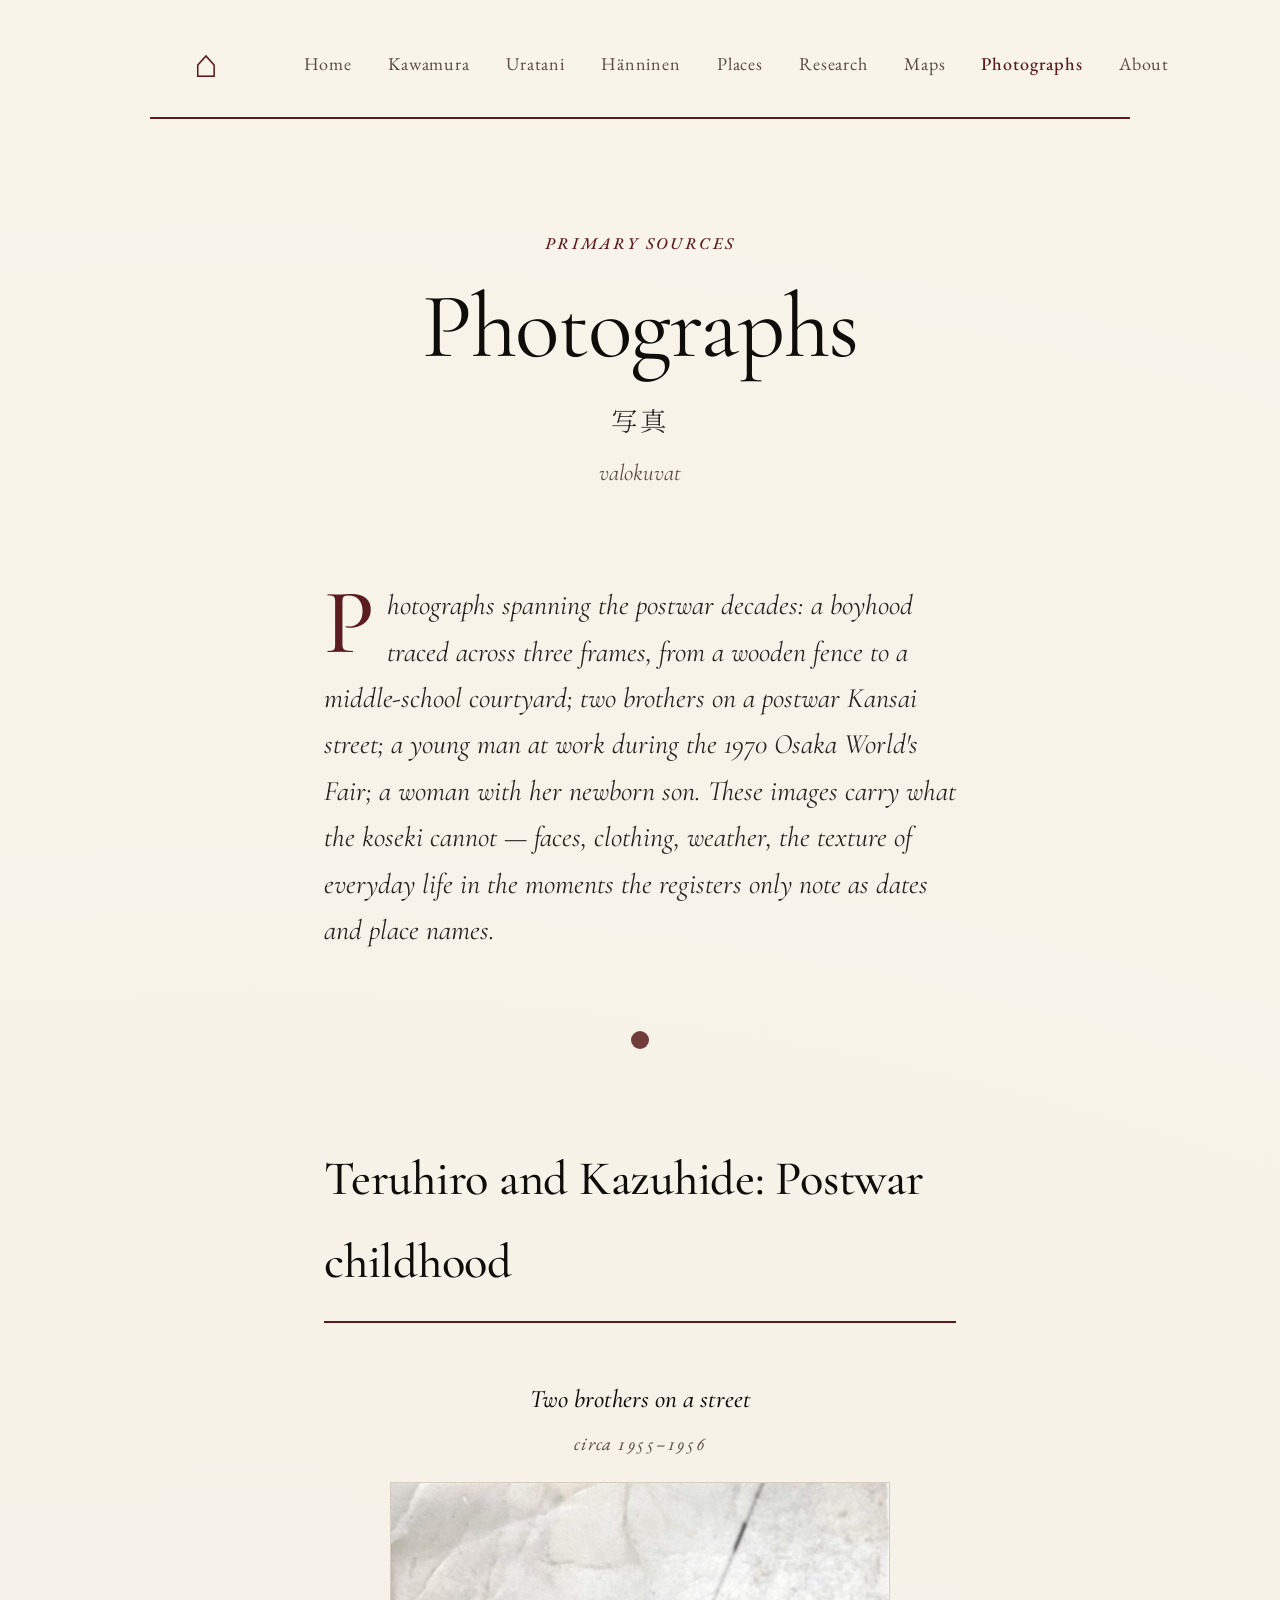
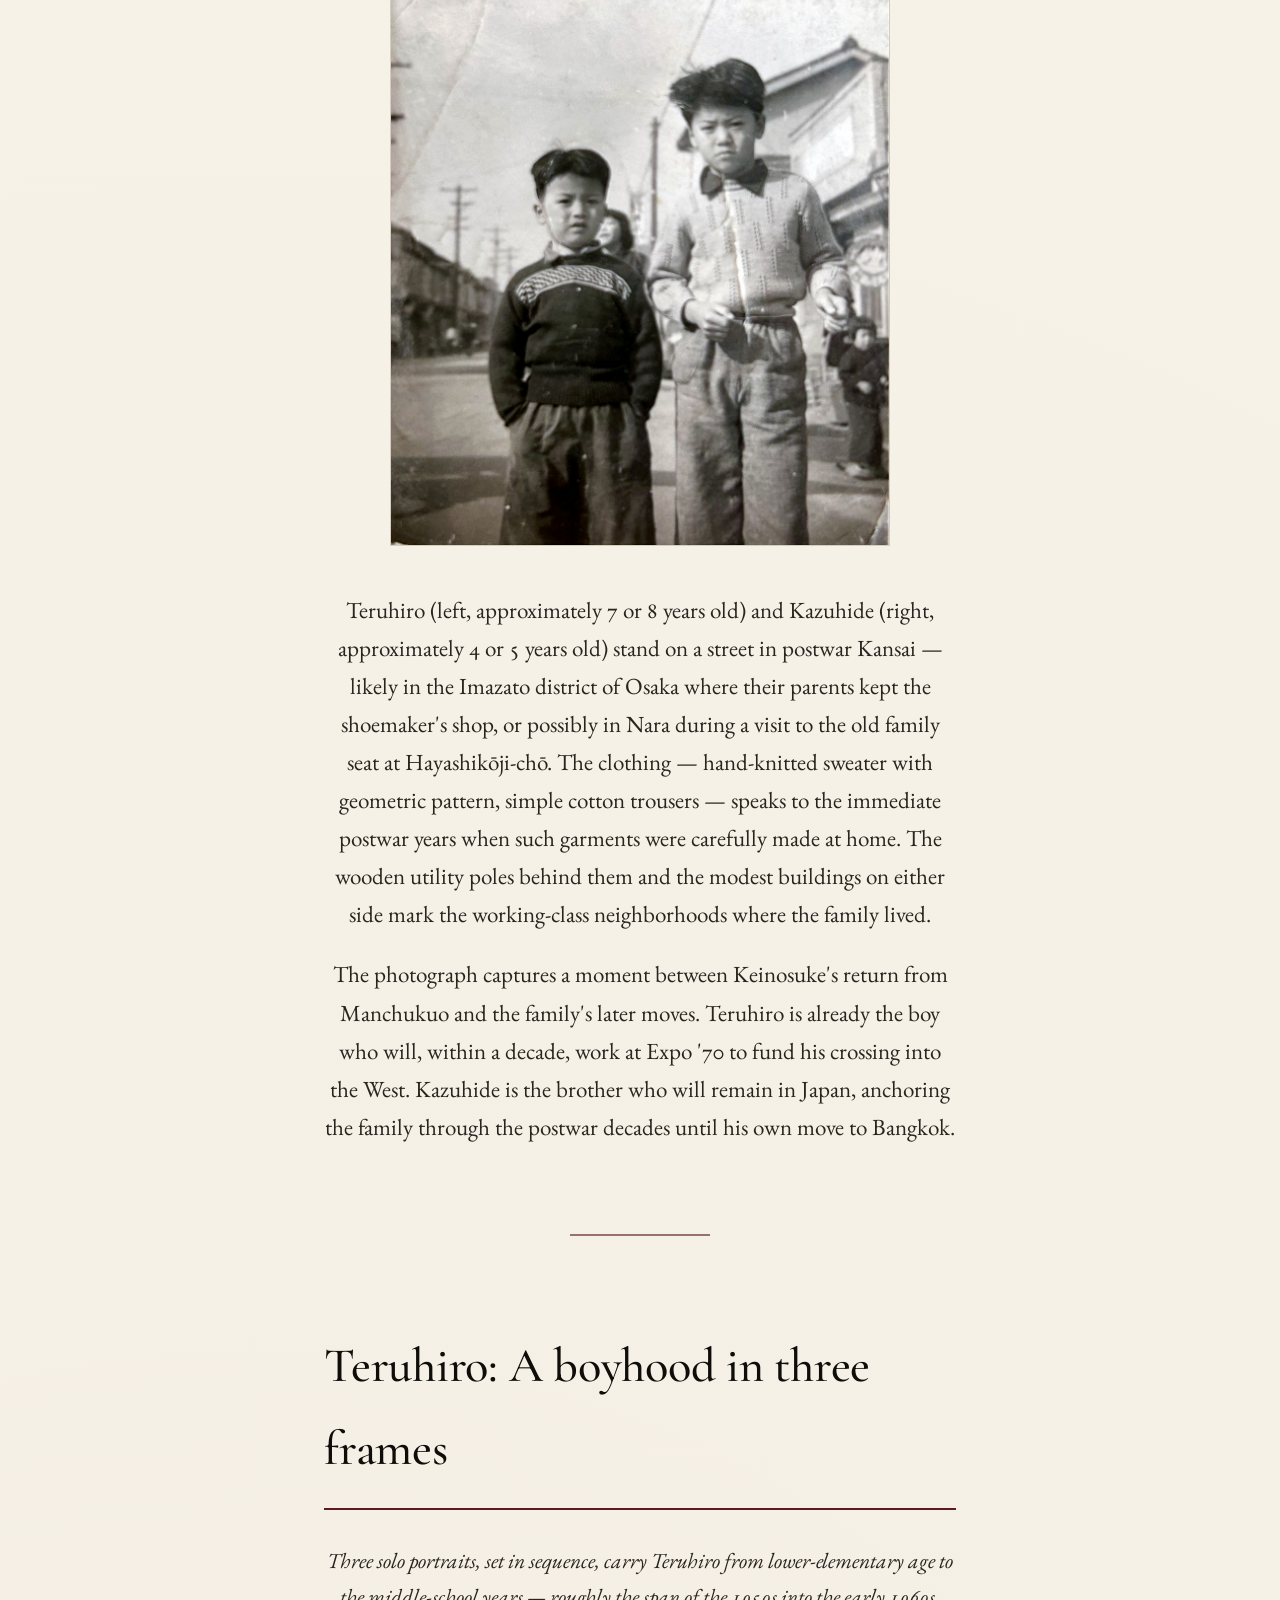
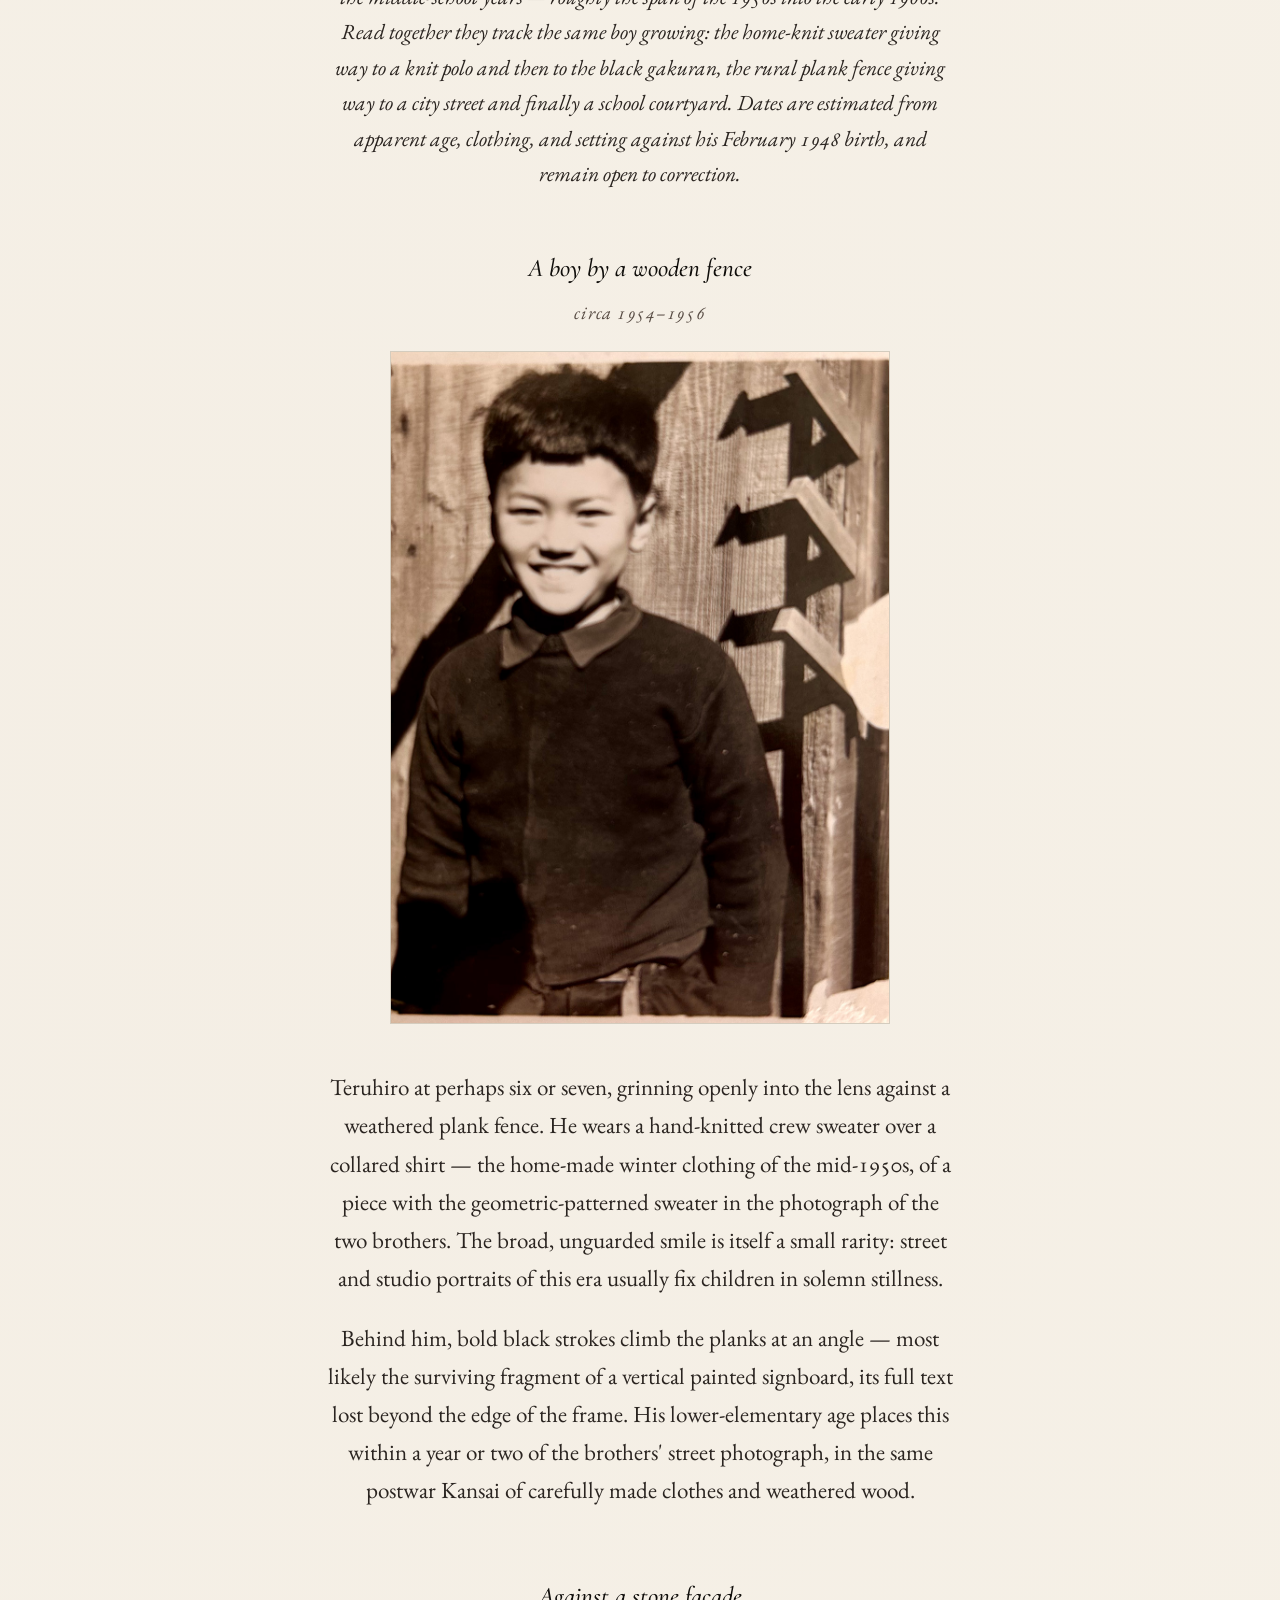
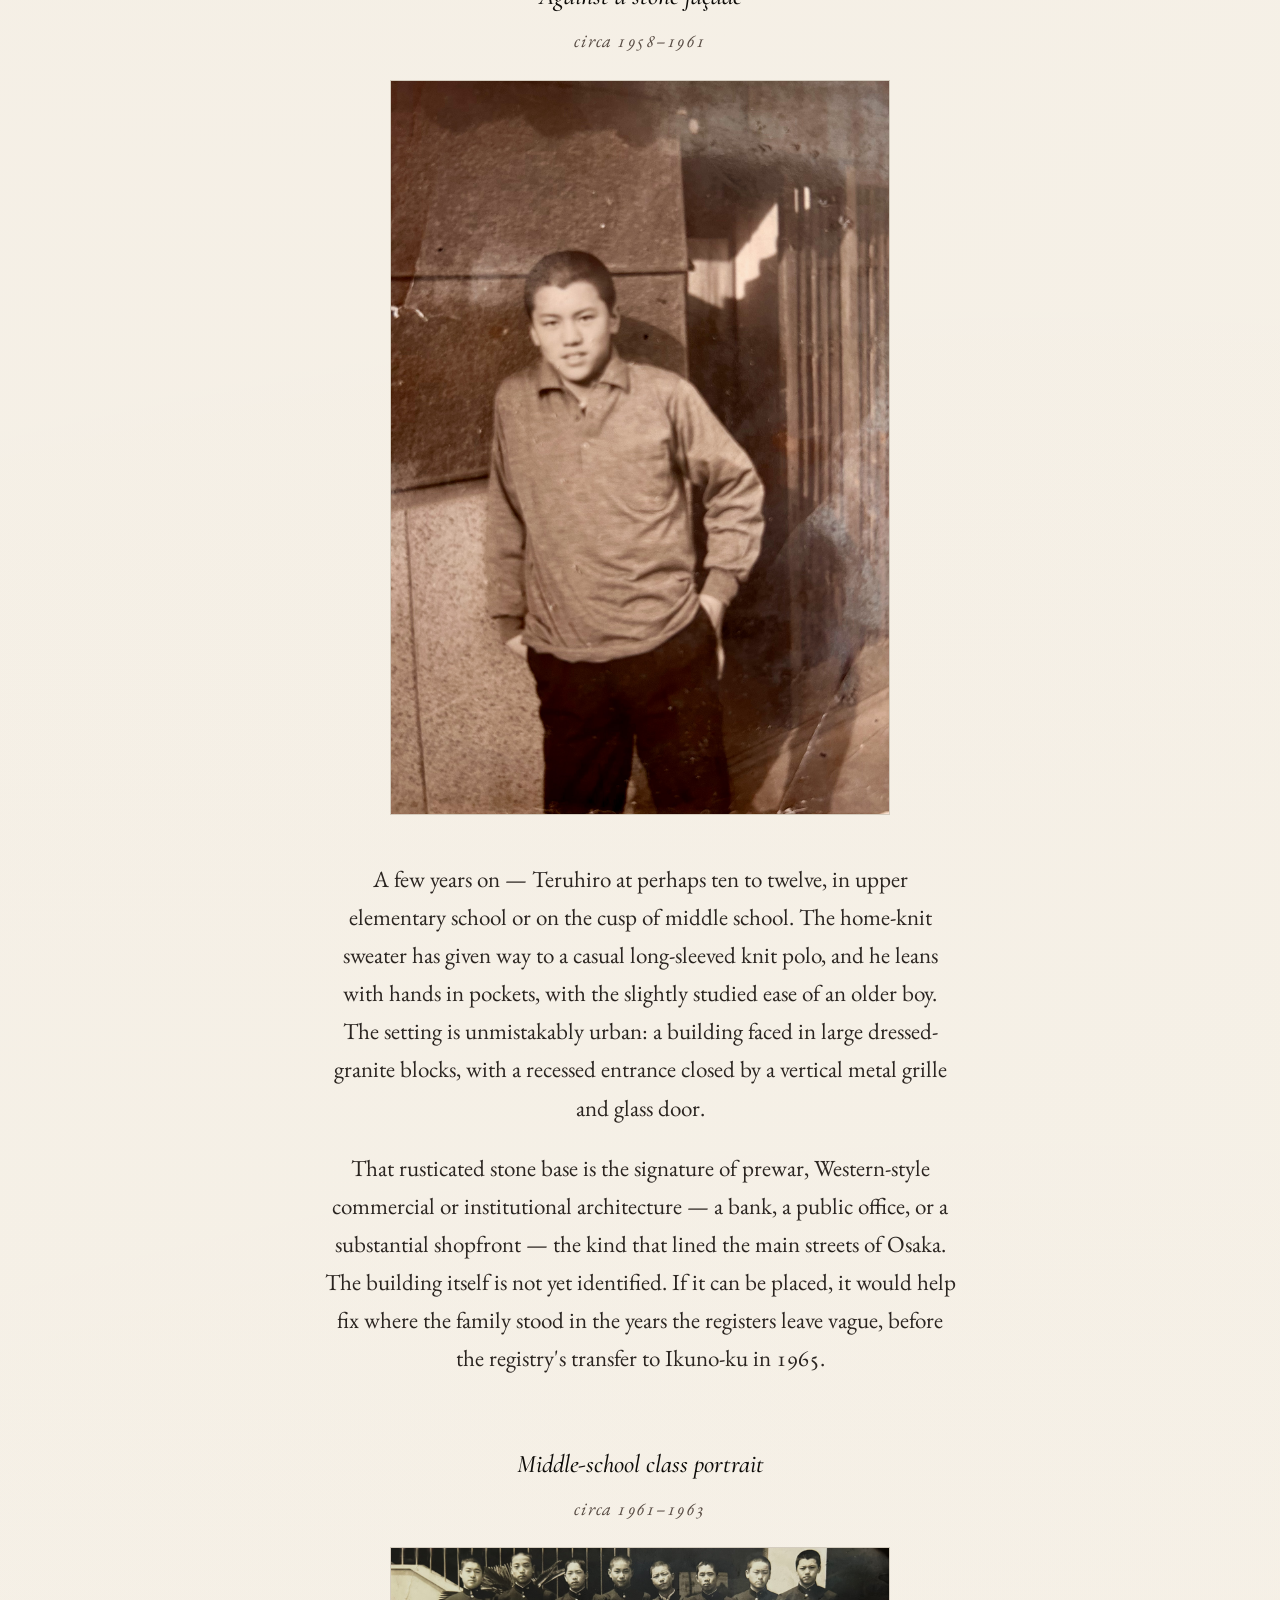
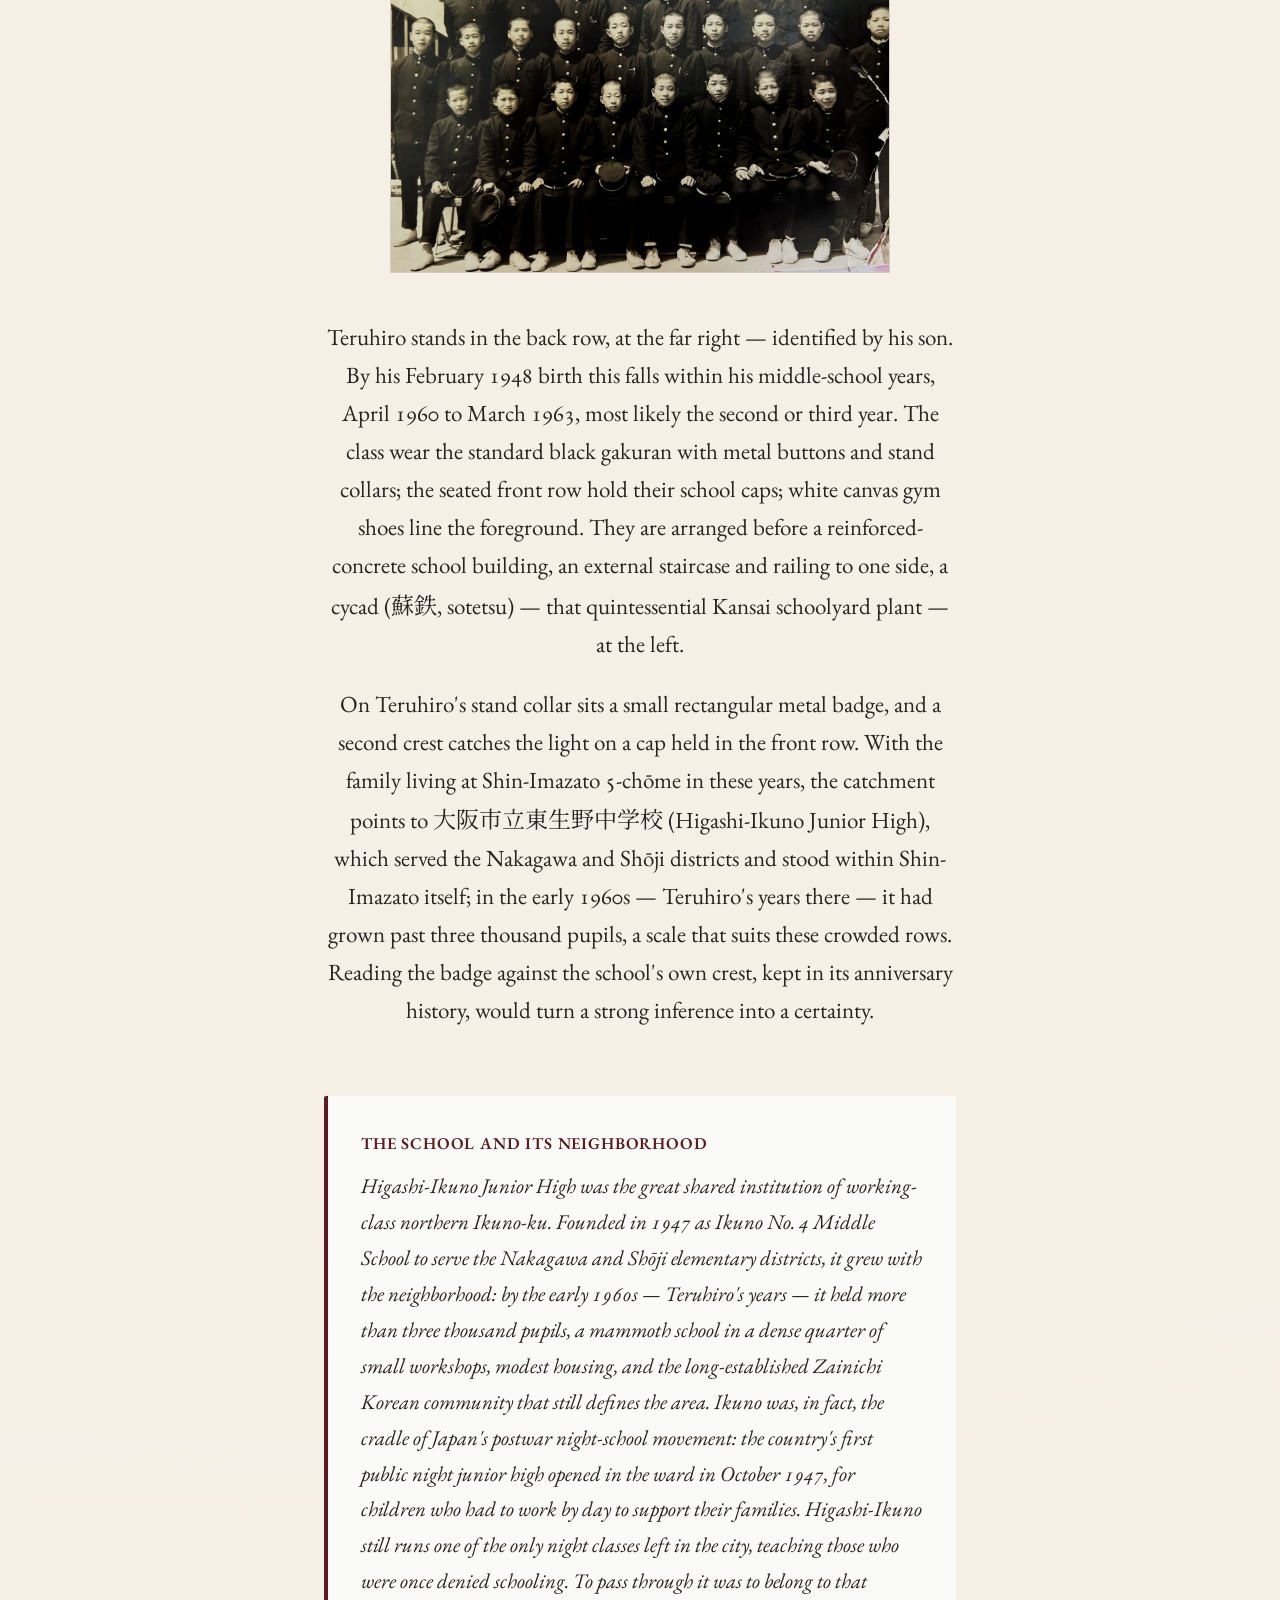
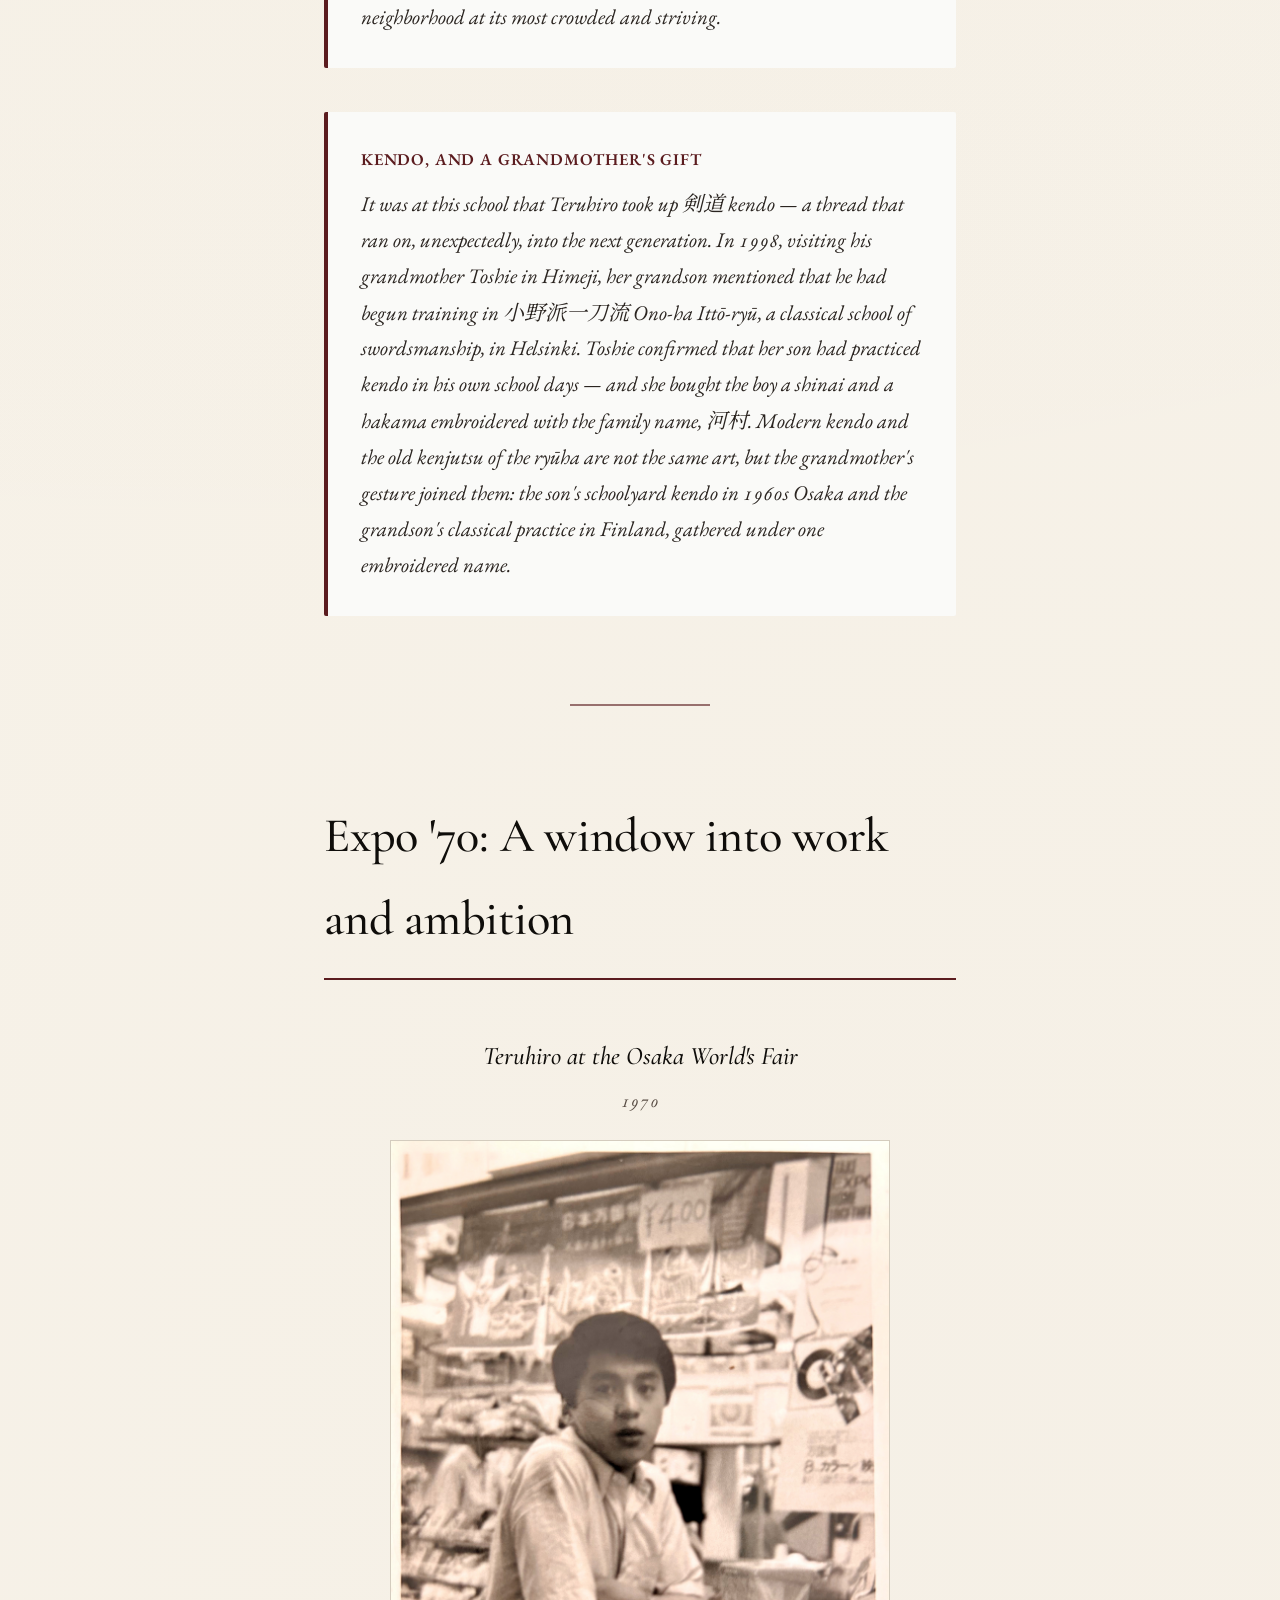
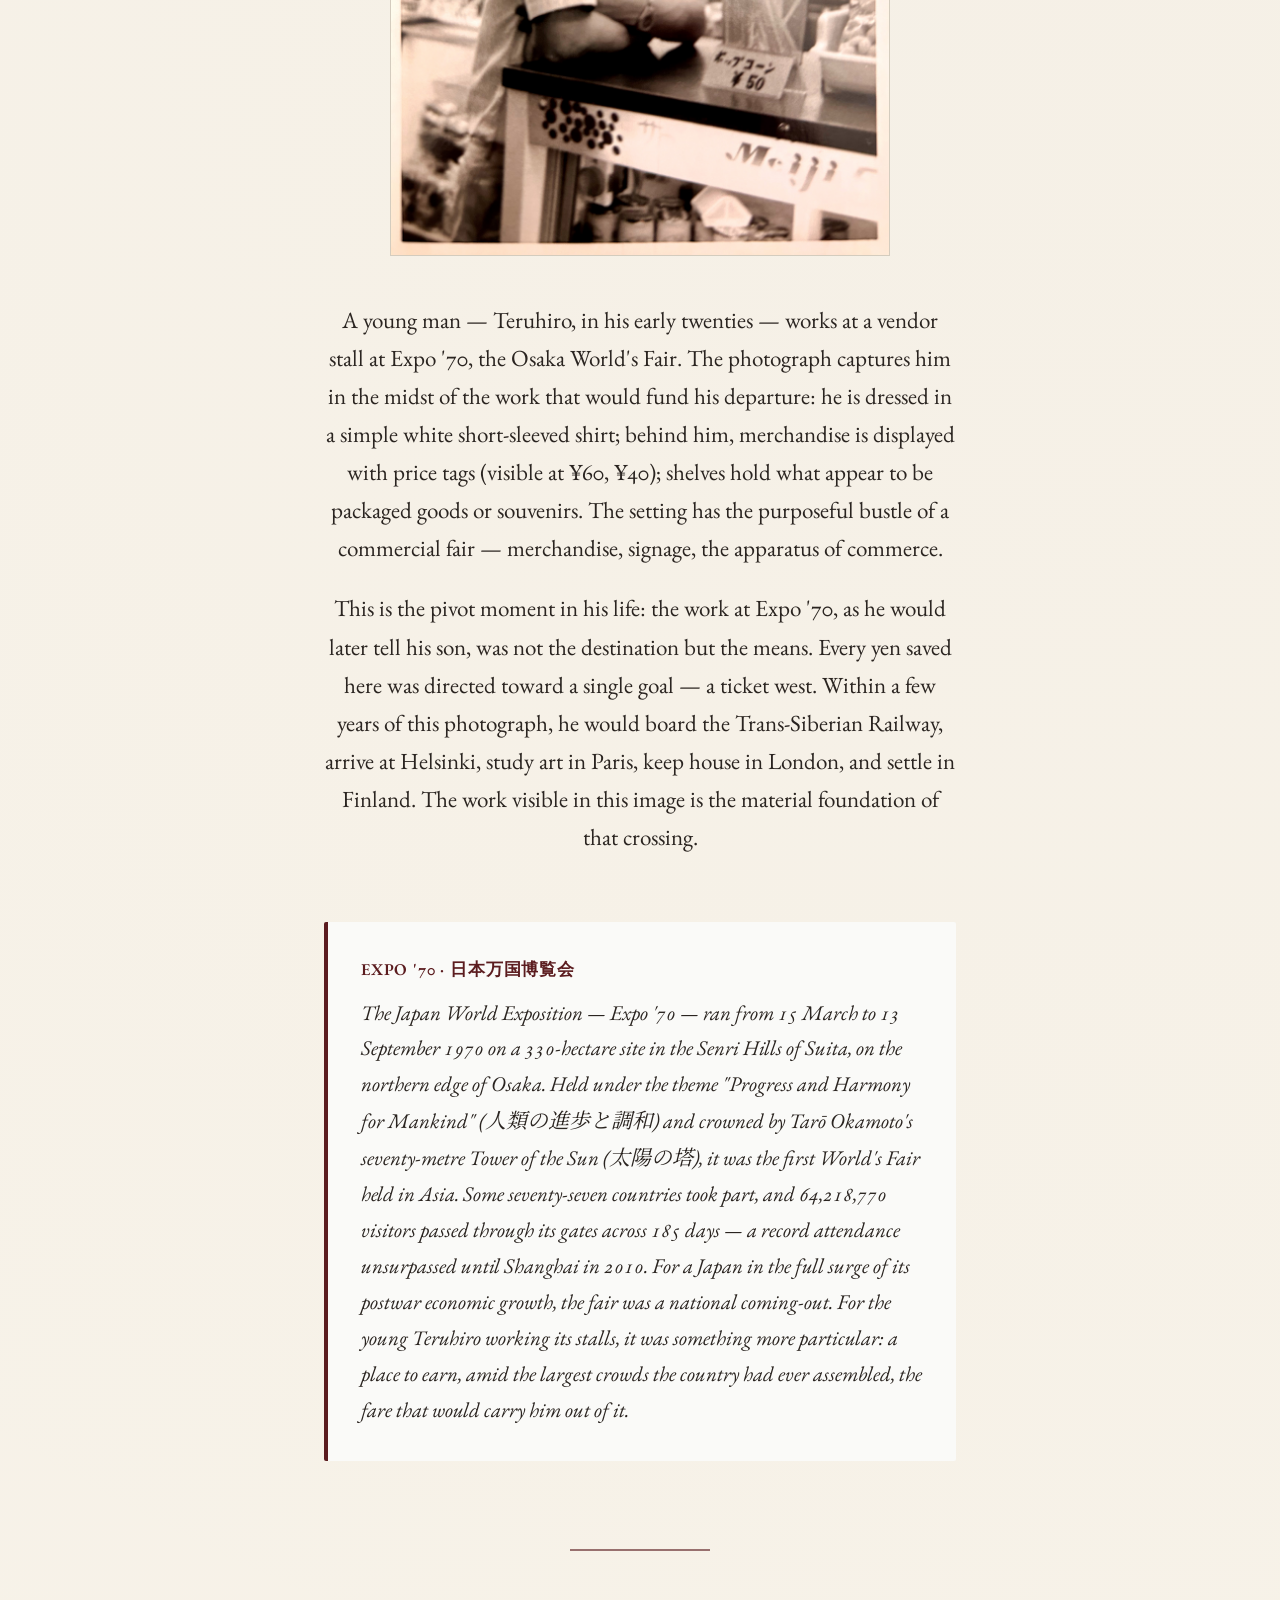
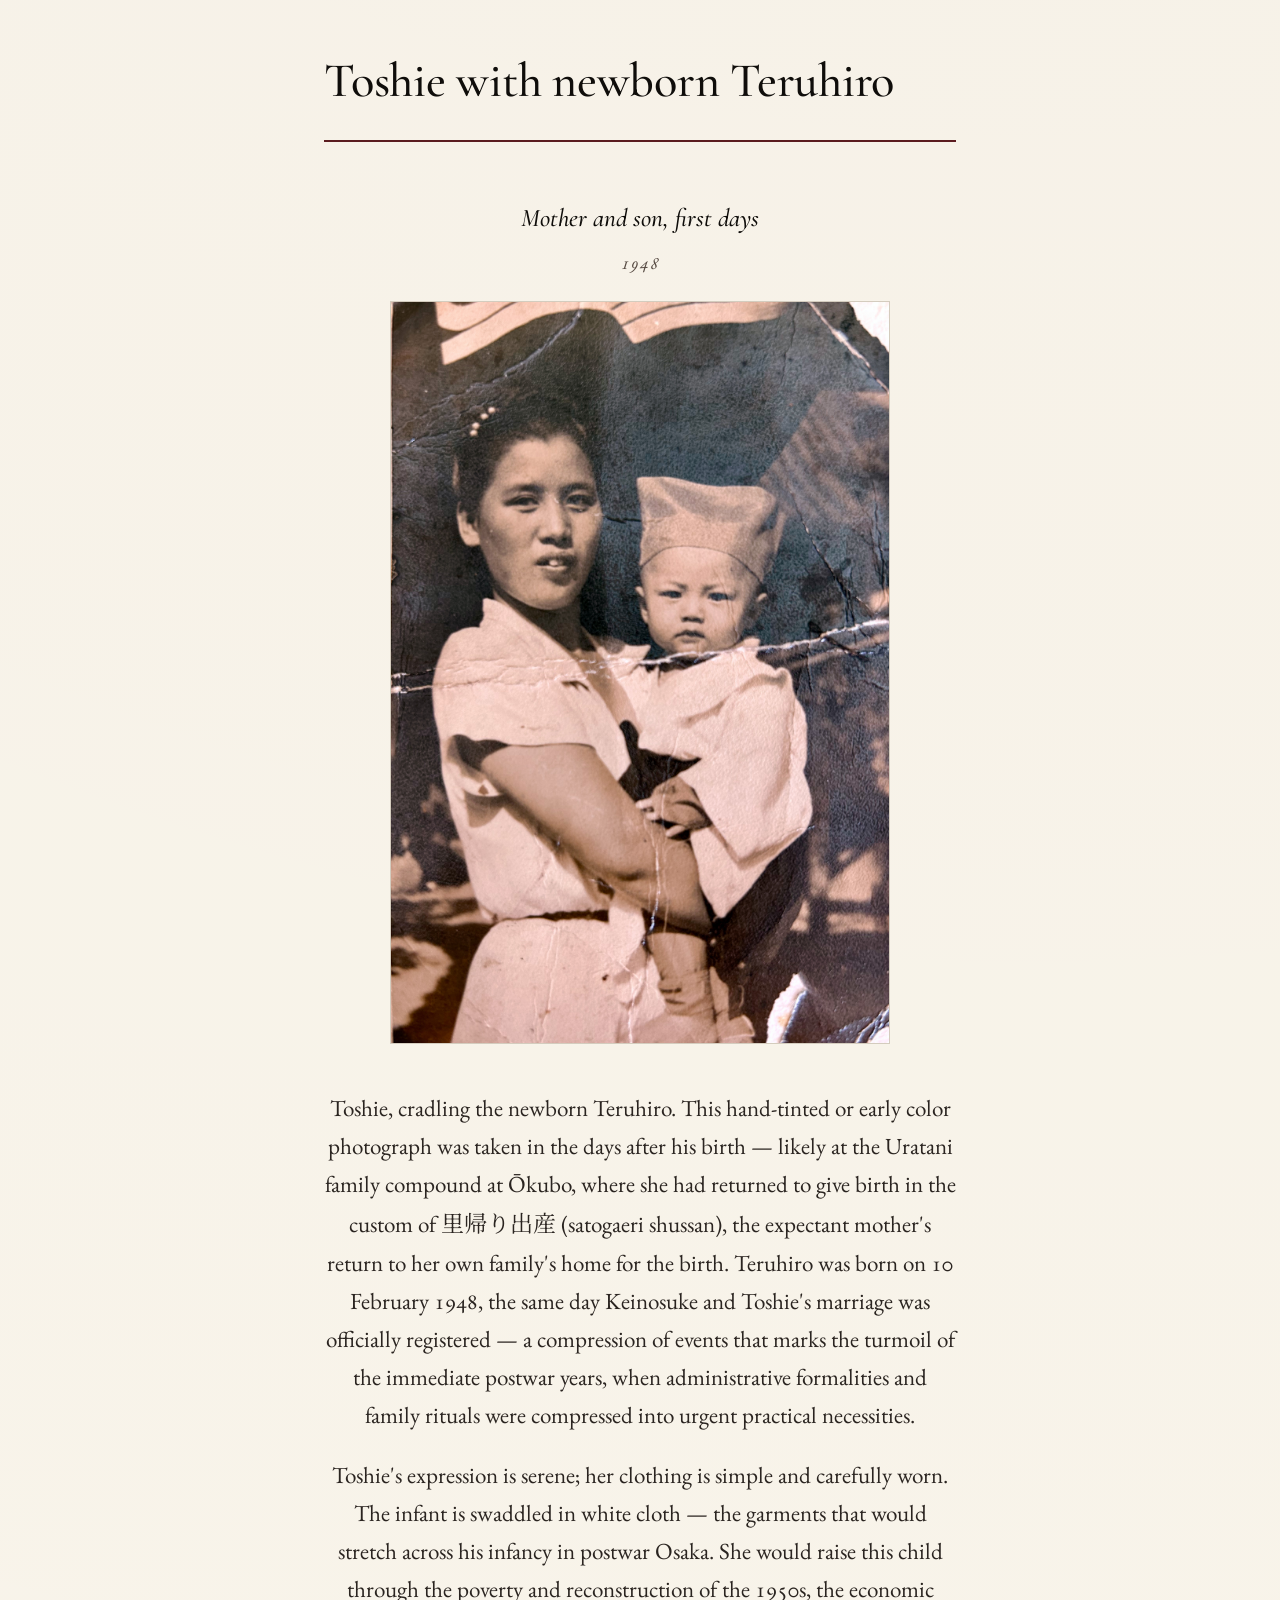
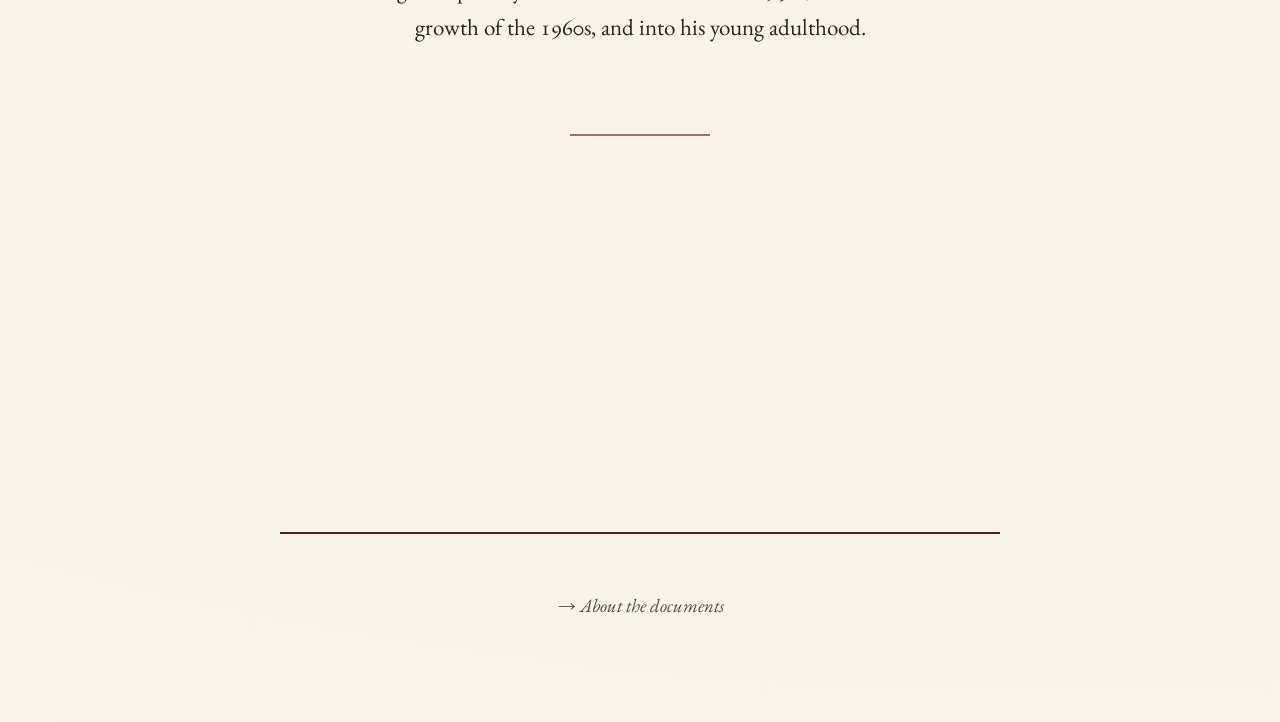
<file: photographs.html>
<!DOCTYPE html>
<html lang="en">
<head>
  <meta charset="UTF-8">
  <meta name="viewport" content="width=device-width, initial-scale=1.0">
  <meta name="robots" content="noindex, nofollow, noarchive, nosnippet, noimageindex">
  <title>Photographs — A Family Archive</title>
  <link rel="stylesheet" href="style.css">
  <style>
    .photo-section {
      margin: 3rem 0;
    }

    .photo-figure {
      margin: 2.5rem 0;
      text-align: center;
    }

    .photo-figure img {
      max-width: 500px;
      height: auto;
      display: inline-block;
      margin-bottom: 1.5rem;
      border: 1px solid var(--hairline);
    }

    .photo-caption {
      font-size: 0.95rem;
      color: var(--ink-soft);
      font-style: italic;
      margin-bottom: 1rem;
      text-align: center;
    }

    .photo-title {
      font-family: var(--serif-display);
      font-weight: 500;
      font-size: 1.15rem;
      color: var(--ink);
      margin-bottom: 0.3rem;
    }

    .photo-date {
      font-size: 0.85rem;
      color: var(--ink-mute);
      letter-spacing: 0.04em;
      margin-bottom: 1rem;
    }

    .photo-description {
      font-size: 0.98rem;
      line-height: 1.65;
      color: var(--ink-soft);
      max-width: 640px;
      margin: 0 auto 3rem;
    }

    .photo-description p {
      margin-bottom: 1rem;
    }

    .sequence-intro {
      font-size: 0.98rem;
      line-height: 1.65;
      color: var(--ink-soft);
      max-width: 640px;
      margin: 0 auto 1rem;
      text-align: center;
      font-style: italic;
    }

    @media (max-width: 600px) {
      .photo-figure img {
        max-width: 100%;
        border-width: 0.5px;
      }

      .photo-description {
        font-size: 0.9rem;
      }
    }
  </style>
</head>
<body>

<header class="masthead">
  <div class="masthead__title"><a href="index.html">⌂</a></div>
  <nav class="masthead__nav">
    <a href="index.html">Home</a>
    <a href="kawamura.html">Kawamura</a>
    <a href="uratani.html">Uratani</a>
    <a href="hanninen.html">Hänninen</a>
    <a href="places.html">Places</a>
    <a href="research.html">Research</a>
    <a href="maps.html">Maps</a>
    <a href="photographs.html" aria-current="page">Photographs</a>
    <a href="about.html">About</a>
  </nav>
</header>

<main class="page">

  <div class="heading">
    <div class="heading__eyebrow">Primary sources</div>
    <h1 class="heading__title">Photographs</h1>
    <div class="heading__jp">写真</div>
    <div class="heading__fi">valokuvat</div>
  </div>

  <p class="lede">
    Photographs spanning the postwar decades: a boyhood traced across three frames, from a wooden fence to a middle-school courtyard; two brothers on a postwar Kansai street; a young man at work during the 1970 Osaka World's Fair; a woman with her newborn son. These images carry what the koseki cannot — faces, clothing, weather, the texture of everyday life in the moments the registers only note as dates and place names.
  </p>

  <span class="ornament"></span>

  <h2 class="section">Teruhiro and Kazuhide: Postwar childhood</h2>

  <div class="photo-figure">
    <div class="photo-caption">
      <div class="photo-title">Two brothers on a street</div>
      <div class="photo-date">circa 1955–1956</div>
    </div>
    <img src="images/photographs/brothers_street_1955-56.jpg" alt="Teruhiro and Kazuhide as children, standing on a postwar street">
    <div class="photo-description">
      <p>
        Teruhiro (left, approximately 7 or 8 years old) and Kazuhide (right, approximately 4 or 5 years old) stand on a street in postwar Kansai — likely in the Imazato district of Osaka where their parents kept the shoemaker's shop, or possibly in Nara during a visit to the old family seat at Hayashikōji-chō. The clothing — hand-knitted sweater with geometric pattern, simple cotton trousers — speaks to the immediate postwar years when such garments were carefully made at home. The wooden utility poles behind them and the modest buildings on either side mark the working-class neighborhoods where the family lived.
      </p>
      <p>
        The photograph captures a moment between Keinosuke's return from Manchukuo and the family's later moves. Teruhiro is already the boy who will, within a decade, work at Expo '70 to fund his crossing into the West. Kazuhide is the brother who will remain in Japan, anchoring the family through the postwar decades until his own move to Bangkok.
      </p>
    </div>
  </div>

  <hr class="rule">

  <h2 class="section">Teruhiro: A boyhood in three frames</h2>

  <p class="sequence-intro">
    Three solo portraits, set in sequence, carry Teruhiro from lower-elementary age to the middle-school years — roughly the span of the 1950s into the early 1960s. Read together they track the same boy growing: the home-knit sweater giving way to a knit polo and then to the black gakuran, the rural plank fence giving way to a city street and finally a school courtyard. Dates are estimated from apparent age, clothing, and setting against his February 1948 birth, and remain open to correction.
  </p>

  <div class="photo-figure">
    <div class="photo-caption">
      <div class="photo-title">A boy by a wooden fence</div>
      <div class="photo-date">circa 1954–1956</div>
    </div>
    <img src="images/photographs/teruhiro_boy_1955.jpg" alt="Smiling young boy in a knit sweater against a weathered wooden fence">
    <div class="photo-description">
      <p>
        Teruhiro at perhaps six or seven, grinning openly into the lens against a weathered plank fence. He wears a hand-knitted crew sweater over a collared shirt — the home-made winter clothing of the mid-1950s, of a piece with the geometric-patterned sweater in the photograph of the two brothers. The broad, unguarded smile is itself a small rarity: street and studio portraits of this era usually fix children in solemn stillness.
      </p>
      <p>
        Behind him, bold black strokes climb the planks at an angle — most likely the surviving fragment of a vertical painted signboard, its full text lost beyond the edge of the frame. His lower-elementary age places this within a year or two of the brothers' street photograph, in the same postwar Kansai of carefully made clothes and weathered wood.
      </p>
    </div>
  </div>

  <div class="photo-figure">
    <div class="photo-caption">
      <div class="photo-title">Against a stone façade</div>
      <div class="photo-date">circa 1958–1961</div>
    </div>
    <img src="images/photographs/teruhiro_facade_1960.jpg" alt="Boy in a knit polo shirt leaning against a granite-faced building with a grilled entrance">
    <div class="photo-description">
      <p>
        A few years on — Teruhiro at perhaps ten to twelve, in upper elementary school or on the cusp of middle school. The home-knit sweater has given way to a casual long-sleeved knit polo, and he leans with hands in pockets, with the slightly studied ease of an older boy. The setting is unmistakably urban: a building faced in large dressed-granite blocks, with a recessed entrance closed by a vertical metal grille and glass door.
      </p>
      <p>
        That rusticated stone base is the signature of prewar, Western-style commercial or institutional architecture — a bank, a public office, or a substantial shopfront — the kind that lined the main streets of Osaka. The building itself is not yet identified. If it can be placed, it would help fix where the family stood in the years the registers leave vague, before the registry's transfer to Ikuno-ku in 1965.
      </p>
    </div>
  </div>

  <div class="photo-figure">
    <div class="photo-caption">
      <div class="photo-title">Middle-school class portrait</div>
      <div class="photo-date">circa 1961–1963</div>
    </div>
    <img src="images/photographs/teruhiro_class_1962.jpg" alt="Class portrait of about two dozen boys in black school uniforms; Teruhiro at back row far right">
    <div class="photo-description">
      <p>
        Teruhiro stands in the back row, at the far right — identified by his son. By his February 1948 birth this falls within his middle-school years, April 1960 to March 1963, most likely the second or third year. The class wear the standard black gakuran with metal buttons and stand collars; the seated front row hold their school caps; white canvas gym shoes line the foreground. They are arranged before a reinforced-concrete school building, an external staircase and railing to one side, a cycad (<span class="jp">蘇鉄</span>, sotetsu) — that quintessential Kansai schoolyard plant — at the left.
      </p>
      <p>
        On Teruhiro's stand collar sits a small rectangular metal badge, and a second crest catches the light on a cap held in the front row. With the family living at Shin-Imazato 5-chōme in these years, the catchment points to <span class="jp">大阪市立東生野中学校</span> (Higashi-Ikuno Junior High), which served the Nakagawa and Shōji districts and stood within Shin-Imazato itself; in the early 1960s — Teruhiro's years there — it had grown past three thousand pupils, a scale that suits these crowded rows. Reading the badge against the school's own crest, kept in its anniversary history, would turn a strong inference into a certainty.
      </p>
    </div>
  </div>

  <div class="note">
    <strong>The school and its neighborhood</strong>
    Higashi-Ikuno Junior High was the great shared institution of working-class northern Ikuno-ku. Founded in 1947 as Ikuno No. 4 Middle School to serve the Nakagawa and Shōji elementary districts, it grew with the neighborhood: by the early 1960s — Teruhiro's years — it held more than three thousand pupils, a mammoth school in a dense quarter of small workshops, modest housing, and the long-established Zainichi Korean community that still defines the area. Ikuno was, in fact, the cradle of Japan's postwar night-school movement: the country's first public night junior high opened in the ward in October 1947, for children who had to work by day to support their families. Higashi-Ikuno still runs one of the only night classes left in the city, teaching those who were once denied schooling. To pass through it was to belong to that neighborhood at its most crowded and striving.
  </div>

  <div class="note">
    <strong>Kendo, and a grandmother's gift</strong>
    It was at this school that Teruhiro took up <span class="jp">剣道</span> kendo — a thread that ran on, unexpectedly, into the next generation. In 1998, visiting his grandmother Toshie in Himeji, her grandson mentioned that he had begun training in <span class="jp">小野派一刀流</span> Ono-ha Ittō-ryū, a classical school of swordsmanship, in Helsinki. Toshie confirmed that her son had practiced kendo in his own school days — and she bought the boy a <em>shinai</em> and a <em>hakama</em> embroidered with the family name, <span class="jp">河村</span>. Modern kendo and the old kenjutsu of the ryūha are not the same art, but the grandmother's gesture joined them: the son's schoolyard kendo in 1960s Osaka and the grandson's classical practice in Finland, gathered under one embroidered name.
  </div>

  <hr class="rule">

  <h2 class="section">Expo '70: A window into work and ambition</h2>

  <div class="photo-figure">
    <div class="photo-caption">
      <div class="photo-title">Teruhiro at the Osaka World's Fair</div>
      <div class="photo-date">1970</div>
    </div>
    <img src="images/photographs/teruhiro_expo70.jpg" alt="Young man in white shirt at a vendor stall, Expo '70">
    <div class="photo-description">
      <p>
        A young man — Teruhiro, in his early twenties — works at a vendor stall at Expo '70, the Osaka World's Fair. The photograph captures him in the midst of the work that would fund his departure: he is dressed in a simple white short-sleeved shirt; behind him, merchandise is displayed with price tags (visible at ¥60, ¥40); shelves hold what appear to be packaged goods or souvenirs. The setting has the purposeful bustle of a commercial fair — merchandise, signage, the apparatus of commerce.
      </p>
      <p>
        This is the pivot moment in his life: the work at Expo '70, as he would later tell his son, was not the destination but the means. Every yen saved here was directed toward a single goal — a ticket west. Within a few years of this photograph, he would board the Trans-Siberian Railway, arrive at Helsinki, study art in Paris, keep house in London, and settle in Finland. The work visible in this image is the material foundation of that crossing.
      </p>
    </div>
  </div>

  <div class="note">
    <strong>Expo '70 · 日本万国博覧会</strong>
    The Japan World Exposition — Expo '70 — ran from 15 March to 13 September 1970 on a 330-hectare site in the Senri Hills of Suita, on the northern edge of Osaka. Held under the theme "Progress and Harmony for Mankind" (<span class="jp">人類の進歩と調和</span>) and crowned by Tarō Okamoto's seventy-metre Tower of the Sun (<span class="jp">太陽の塔</span>), it was the first World's Fair held in Asia. Some seventy-seven countries took part, and 64,218,770 visitors passed through its gates across 185 days — a record attendance unsurpassed until Shanghai in 2010. For a Japan in the full surge of its postwar economic growth, the fair was a national coming-out. For the young Teruhiro working its stalls, it was something more particular: a place to earn, amid the largest crowds the country had ever assembled, the fare that would carry him out of it.
  </div>

  <hr class="rule">

  <h2 class="section">Toshie with newborn Teruhiro</h2>

  <div class="photo-figure">
    <div class="photo-caption">
      <div class="photo-title">Mother and son, first days</div>
      <div class="photo-date">1948</div>
    </div>
    <img src="images/photographs/toshie_infant_teruhiro.jpg" alt="Woman holding a newborn infant, color photograph, 1948">
    <div class="photo-description">
      <p>
        Toshie, cradling the newborn Teruhiro. This hand-tinted or early color photograph was taken in the days after his birth — likely at the Uratani family compound at Ōkubo, where she had returned to give birth in the custom of <span class="jp">里帰り出産</span> (satogaeri shussan), the expectant mother's return to her own family's home for the birth. Teruhiro was born on 10 February 1948, the same day Keinosuke and Toshie's marriage was officially registered — a compression of events that marks the turmoil of the immediate postwar years, when administrative formalities and family rituals were compressed into urgent practical necessities.
      </p>
      <p>
        Toshie's expression is serene; her clothing is simple and carefully worn. The infant is swaddled in white cloth — the garments that would stretch across his infancy in postwar Osaka. She would raise this child through the poverty and reconstruction of the 1950s, the economic growth of the 1960s, and into his young adulthood.
      </p>
    </div>
  </div>

  <hr class="rule">

</main>

<footer class="colophon">
  <a href="about.html" style="color: inherit; border-bottom: none; font-style: italic;">→ About the documents</a>
</footer>

</body>
</html>
</file>
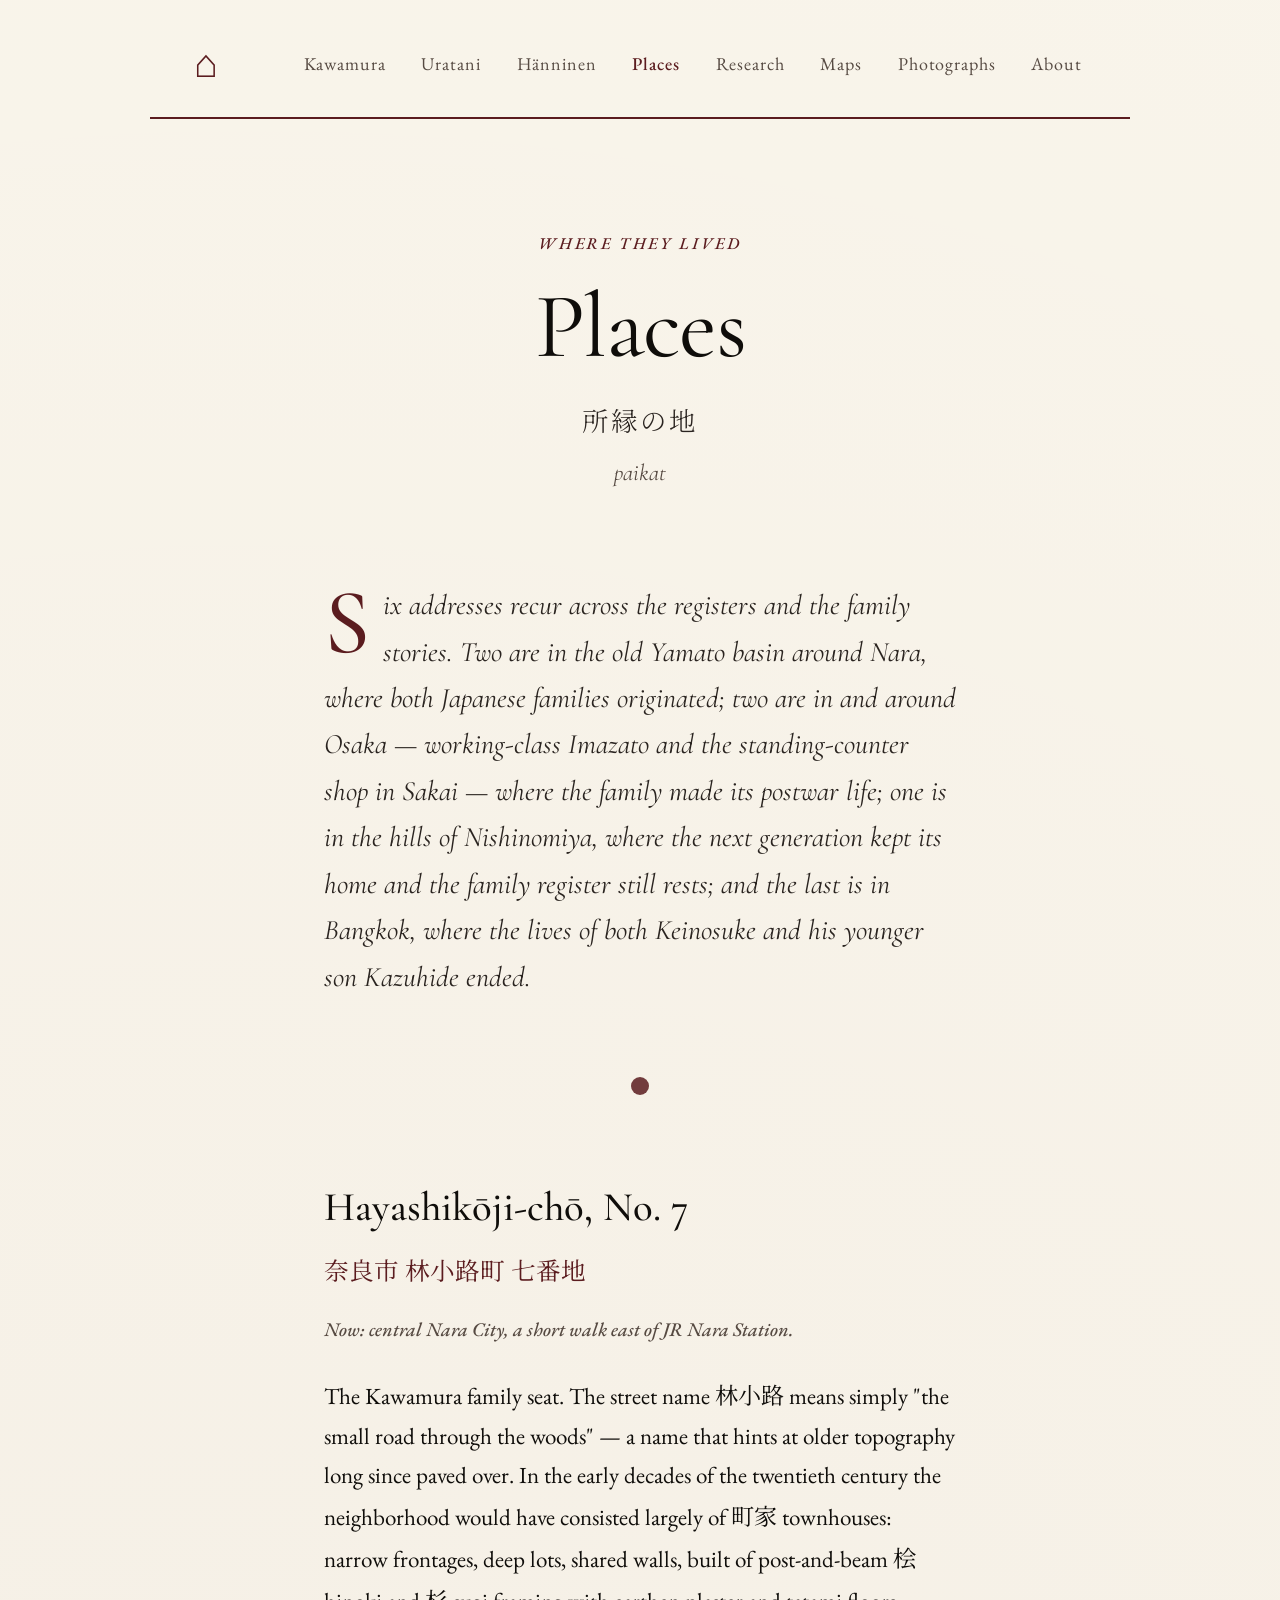
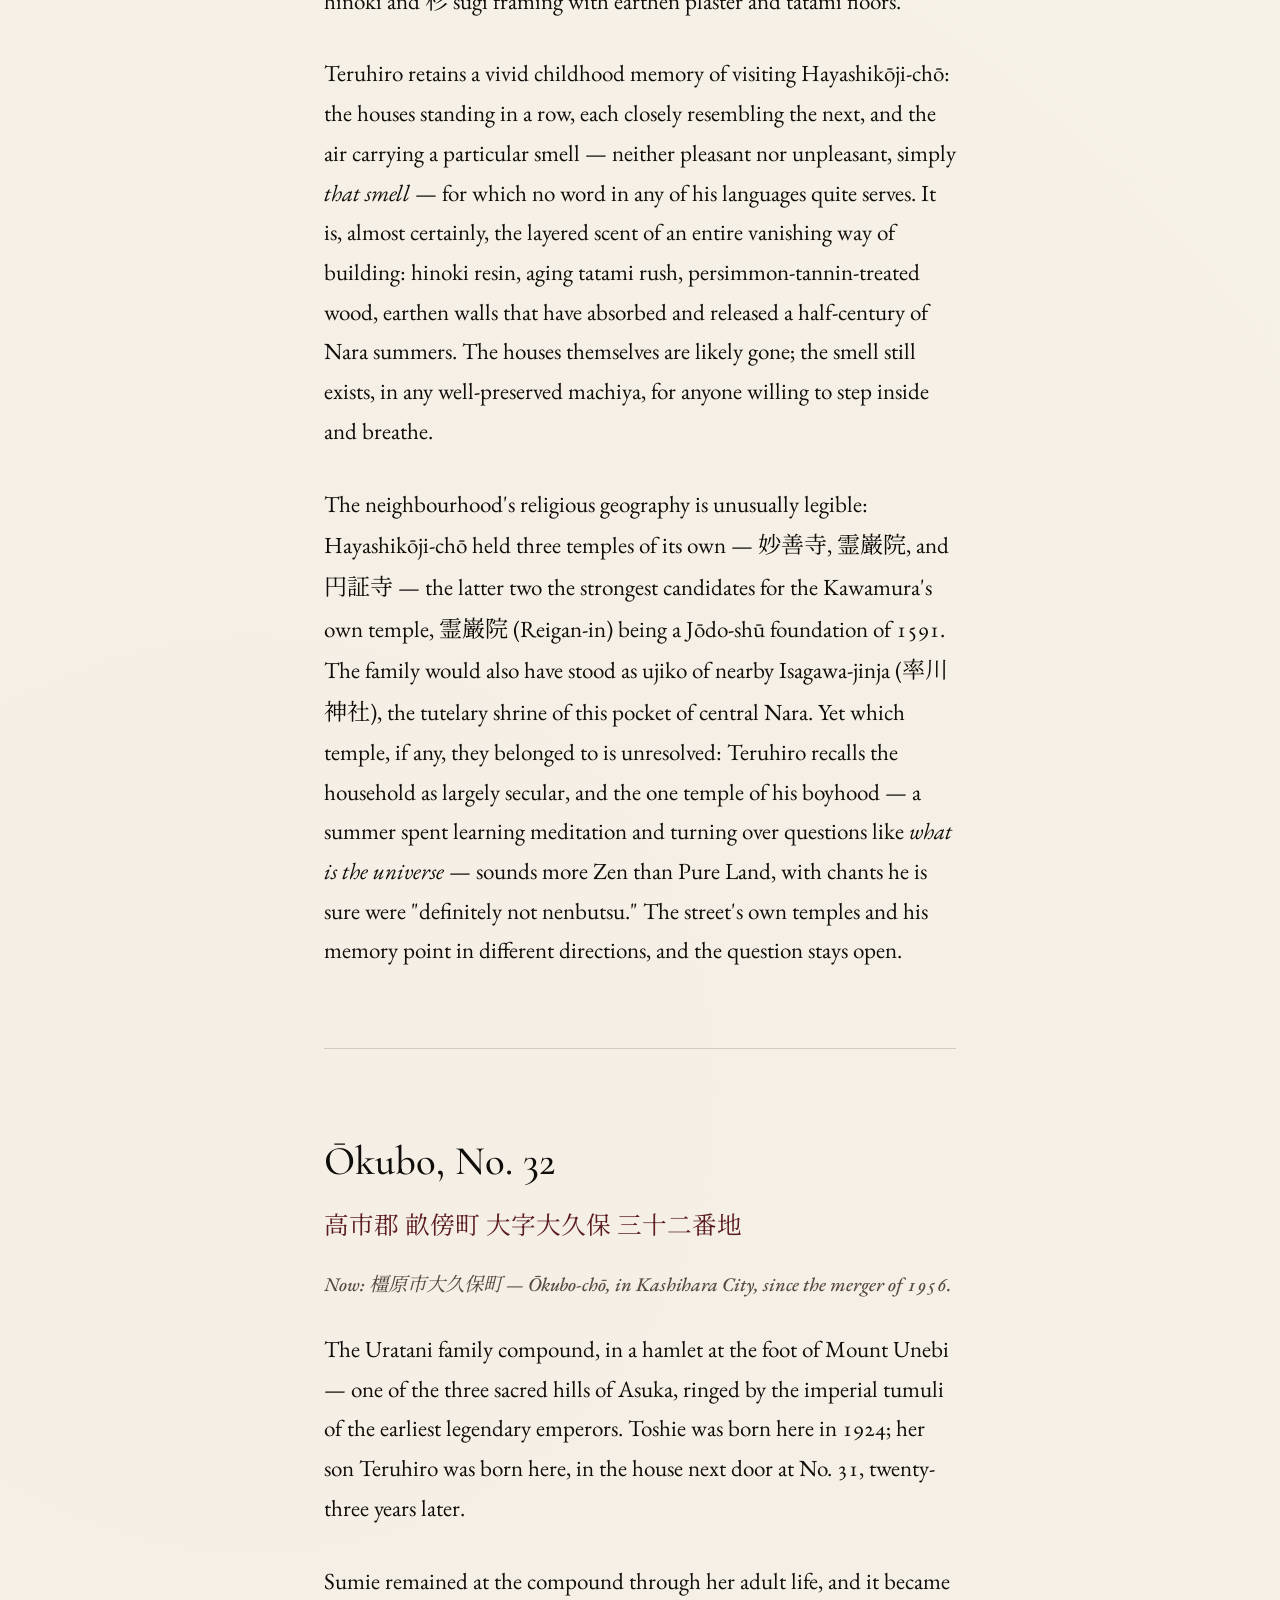
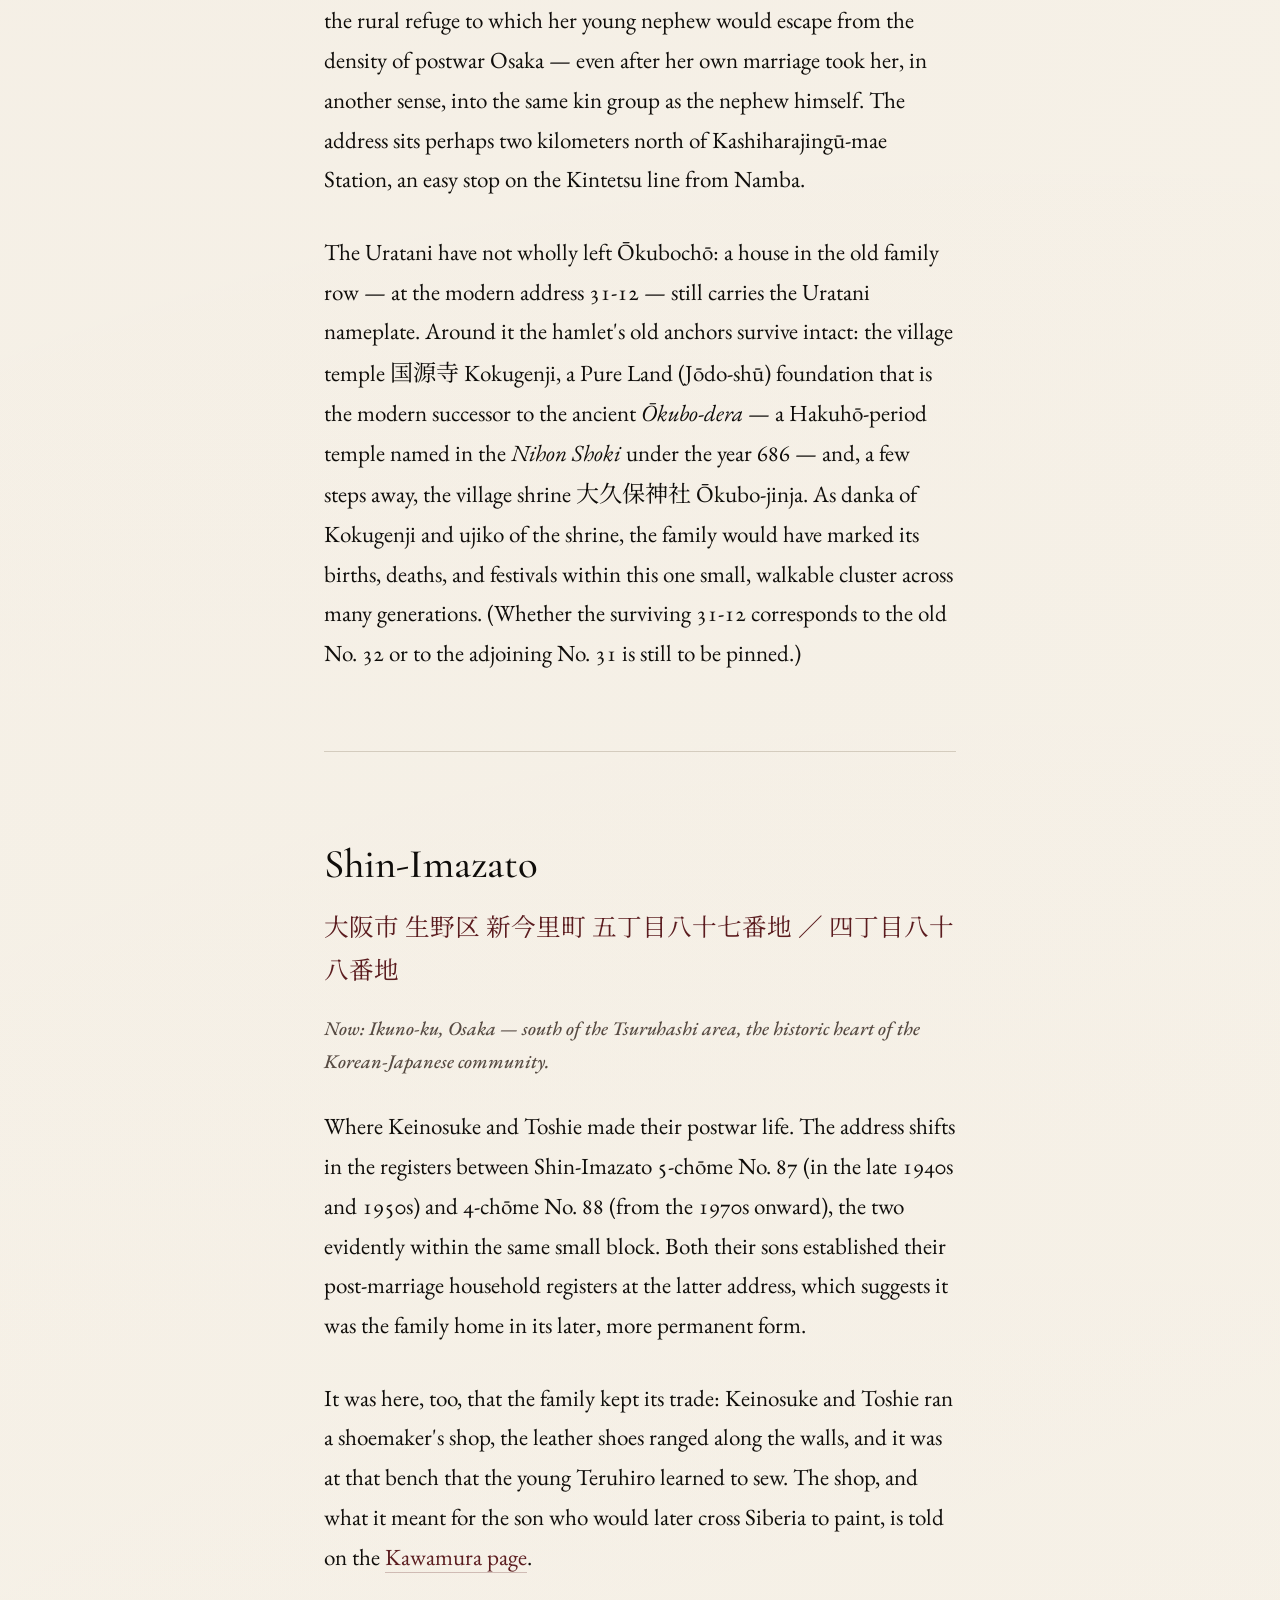
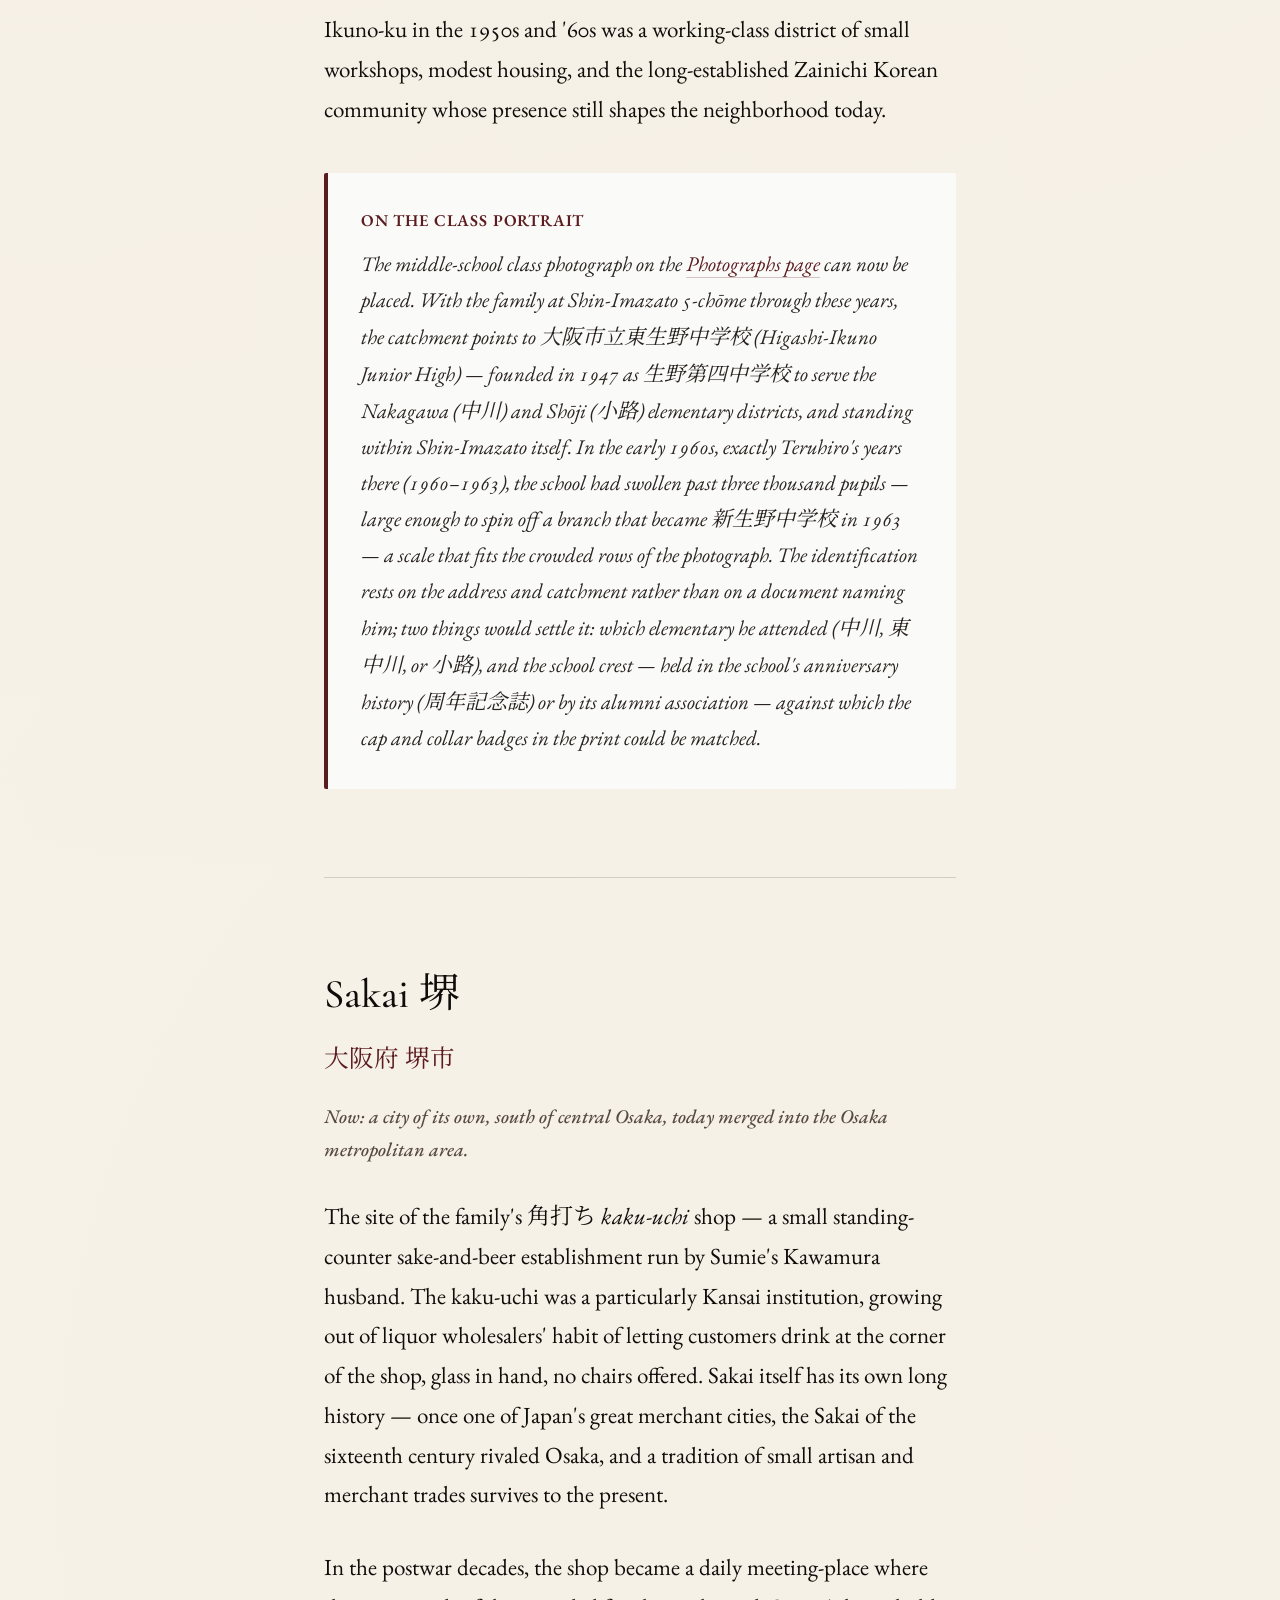
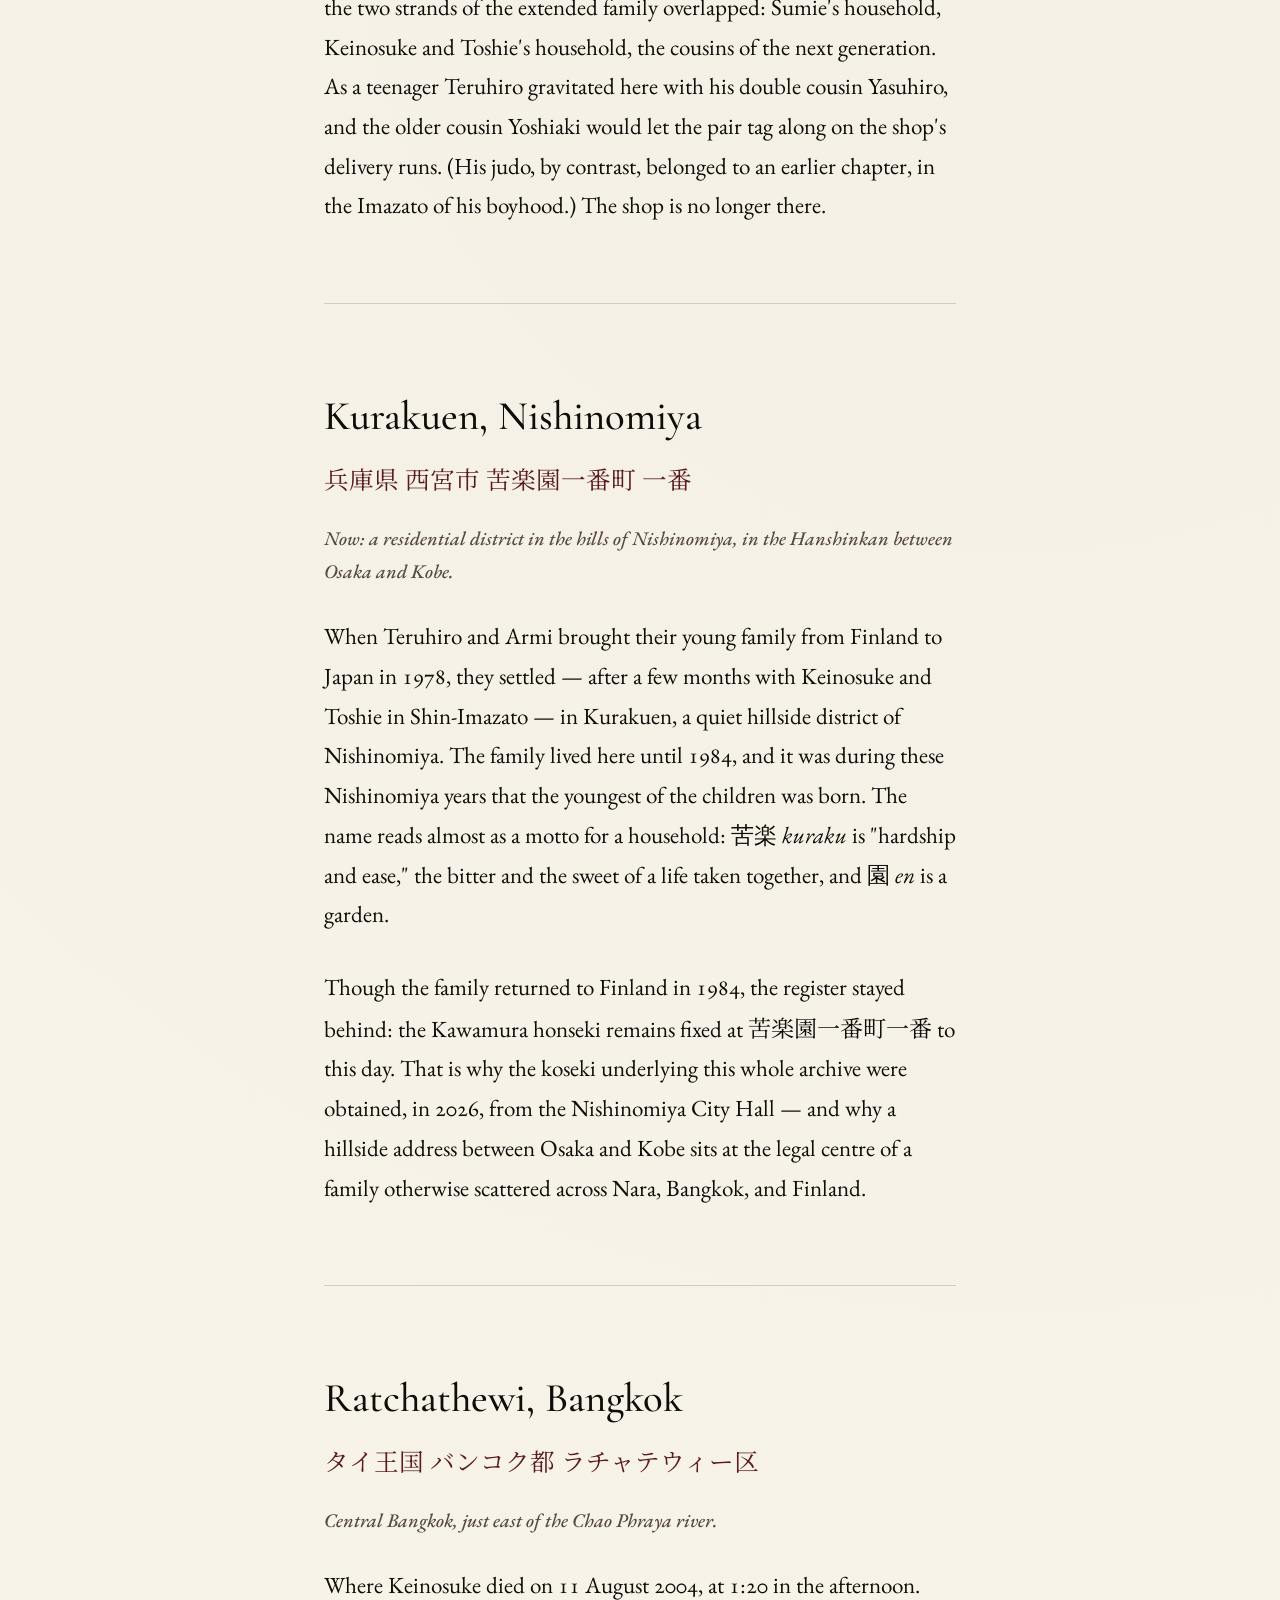
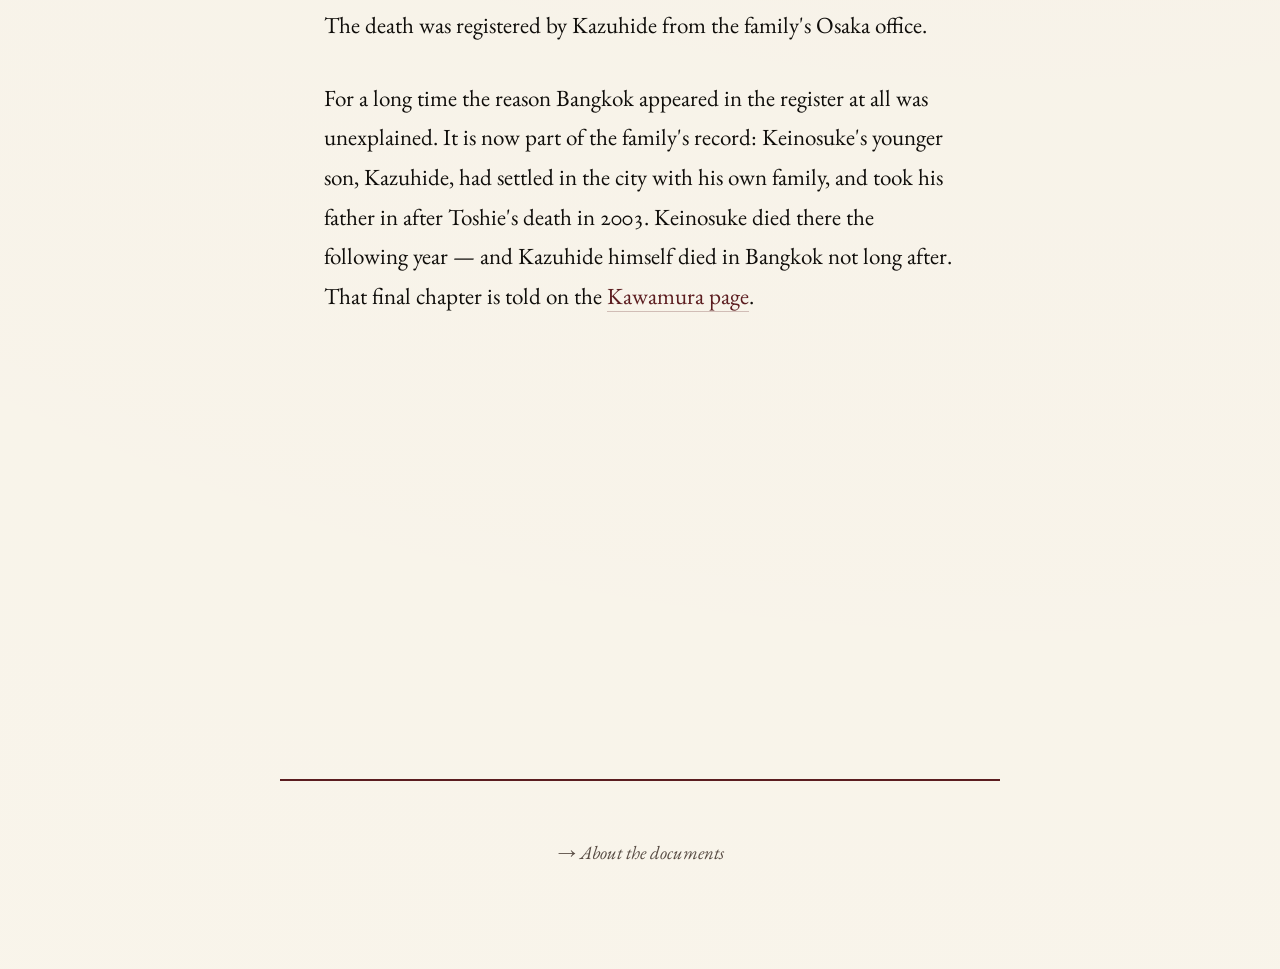
<file: places.html>
<!DOCTYPE html>
<html lang="en">
<head>
  <meta charset="UTF-8">
  <meta name="viewport" content="width=device-width, initial-scale=1.0">
  <meta name="robots" content="noindex, nofollow, noarchive, nosnippet, noimageindex">
  <title>Places — A Family Archive</title>
  <link rel="stylesheet" href="style.css">
</head>
<body>

<header class="masthead">
  <div class="masthead__title"><a href="index.html">⌂</a></div>
  <nav class="masthead__nav">
    <a href="kawamura.html">Kawamura</a>
    <a href="uratani.html">Uratani</a>
    <a href="hanninen.html">Hänninen</a>
    <a href="places.html" aria-current="page">Places</a>
    <a href="research.html">Research</a>
    <a href="maps.html">Maps</a>
    <a href="photographs.html">Photographs</a>
    <a href="about.html">About</a>
  </nav>
</header>

<main class="page">

  <div class="heading">
    <div class="heading__eyebrow">Where they lived</div>
    <h1 class="heading__title">Places</h1>
    <div class="heading__jp">所縁の地</div>
    <div class="heading__fi">paikat</div>
  </div>

  <p class="lede">
    Six addresses recur across the registers and the family stories. Two are in the old Yamato basin around Nara, where both Japanese families originated; two are in and around Osaka — working-class Imazato and the standing-counter shop in Sakai — where the family made its postwar life; one is in the hills of Nishinomiya, where the next generation kept its home and the family register still rests; and the last is in Bangkok, where the lives of both Keinosuke and his younger son Kazuhide ended.
  </p>

  <span class="ornament"></span>

  <article class="place">
    <h2 class="place__name">Hayashikōji-chō, No. 7</h2>
    <span class="place__jp">奈良市 林小路町 七番地</span>
    <div class="place__now">Now: central Nara City, a short walk east of JR Nara Station.</div>
    <p>
      The Kawamura family seat. The street name <span class="jp">林小路</span> means simply "the small road through the woods" — a name that hints at older topography long since paved over. In the early decades of the twentieth century the neighborhood would have consisted largely of <span class="jp">町家</span> townhouses: narrow frontages, deep lots, shared walls, built of post-and-beam <span class="jp">桧</span> hinoki and <span class="jp">杉</span> sugi framing with earthen plaster and tatami floors.
    </p>
    <p>
      Teruhiro retains a vivid childhood memory of visiting Hayashikōji-chō: the houses standing in a row, each closely resembling the next, and the air carrying a particular smell — neither pleasant nor unpleasant, simply <em>that smell</em> — for which no word in any of his languages quite serves. It is, almost certainly, the layered scent of an entire vanishing way of building: hinoki resin, aging tatami rush, persimmon-tannin-treated wood, earthen walls that have absorbed and released a half-century of Nara summers. The houses themselves are likely gone; the smell still exists, in any well-preserved machiya, for anyone willing to step inside and breathe.
    </p>
    <p>
      The neighbourhood's religious geography is unusually legible: Hayashikōji-chō held three temples of its own — <span class="jp">妙善寺</span>, <span class="jp">霊巌院</span>, and <span class="jp">円証寺</span> — the latter two the strongest candidates for the Kawamura's own temple, <span class="jp">霊巌院</span> (Reigan-in) being a Jōdo-shū foundation of 1591. The family would also have stood as ujiko of nearby Isagawa-jinja (<span class="jp">率川神社</span>), the tutelary shrine of this pocket of central Nara. Yet which temple, if any, they belonged to is unresolved: Teruhiro recalls the household as largely secular, and the one temple of his boyhood — a summer spent learning meditation and turning over questions like <em>what is the universe</em> — sounds more Zen than Pure Land, with chants he is sure were "definitely not nenbutsu." The street's own temples and his memory point in different directions, and the question stays open.
    </p>
  </article>

  <article class="place">
    <h2 class="place__name">Ōkubo, No. 32</h2>
    <span class="place__jp">高市郡 畝傍町 大字大久保 三十二番地</span>
    <div class="place__now">Now: <span class="jp">橿原市大久保町</span> — Ōkubo-chō, in Kashihara City, since the merger of 1956.</div>
    <p>
      The Uratani family compound, in a hamlet at the foot of Mount Unebi — one of the three sacred hills of Asuka, ringed by the imperial tumuli of the earliest legendary emperors. Toshie was born here in 1924; her son Teruhiro was born here, in the house next door at No. 31, twenty-three years later.
    </p>
    <p>
      Sumie remained at the compound through her adult life, and it became the rural refuge to which her young nephew would escape from the density of postwar Osaka — even after her own marriage took her, in another sense, into the same kin group as the nephew himself. The address sits perhaps two kilometers north of Kashiharajingū-mae Station, an easy stop on the Kintetsu line from Namba.
    </p>
    <p>
      The Uratani have not wholly left Ōkubochō: a house in the old family row — at the modern address 31-12 — still carries the Uratani nameplate. Around it the hamlet's old anchors survive intact: the village temple <span class="jp">国源寺</span> Kokugenji, a Pure Land (Jōdo-shū) foundation that is the modern successor to the ancient <em>Ōkubo-dera</em> — a Hakuhō-period temple named in the <em>Nihon Shoki</em> under the year 686 — and, a few steps away, the village shrine <span class="jp">大久保神社</span> Ōkubo-jinja. As danka of Kokugenji and ujiko of the shrine, the family would have marked its births, deaths, and festivals within this one small, walkable cluster across many generations. (Whether the surviving 31-12 corresponds to the old No. 32 or to the adjoining No. 31 is still to be pinned.)
    </p>
  </article>

  <article class="place">
    <h2 class="place__name">Shin-Imazato</h2>
    <span class="place__jp">大阪市 生野区 新今里町 五丁目八十七番地 ／ 四丁目八十八番地</span>
    <div class="place__now">Now: Ikuno-ku, Osaka — south of the Tsuruhashi area, the historic heart of the Korean-Japanese community.</div>
    <p>
      Where Keinosuke and Toshie made their postwar life. The address shifts in the registers between Shin-Imazato 5-chōme No. 87 (in the late 1940s and 1950s) and 4-chōme No. 88 (from the 1970s onward), the two evidently within the same small block. Both their sons established their post-marriage household registers at the latter address, which suggests it was the family home in its later, more permanent form.
    </p>
    <p>
      It was here, too, that the family kept its trade: Keinosuke and Toshie ran a shoemaker's shop, the leather shoes ranged along the walls, and it was at that bench that the young Teruhiro learned to sew. The shop, and what it meant for the son who would later cross Siberia to paint, is told on the <a href="kawamura.html">Kawamura page</a>.
    </p>
    <p>
      Ikuno-ku in the 1950s and '60s was a working-class district of small workshops, modest housing, and the long-established Zainichi Korean community whose presence still shapes the neighborhood today.
    </p>
    <div class="note">
      <strong>On the class portrait</strong>
      The middle-school class photograph on the <a href="photographs.html">Photographs page</a> can now be placed. With the family at Shin-Imazato 5-chōme through these years, the catchment points to <span class="jp">大阪市立東生野中学校</span> (Higashi-Ikuno Junior High) — founded in 1947 as <span class="jp">生野第四中学校</span> to serve the Nakagawa (<span class="jp">中川</span>) and Shōji (<span class="jp">小路</span>) elementary districts, and standing within Shin-Imazato itself. In the early 1960s, exactly Teruhiro's years there (1960–1963), the school had swollen past three thousand pupils — large enough to spin off a branch that became <span class="jp">新生野中学校</span> in 1963 — a scale that fits the crowded rows of the photograph. The identification rests on the address and catchment rather than on a document naming him; two things would settle it: which elementary he attended (<span class="jp">中川</span>, <span class="jp">東中川</span>, or <span class="jp">小路</span>), and the school crest — held in the school's anniversary history (<span class="jp">周年記念誌</span>) or by its alumni association — against which the cap and collar badges in the print could be matched.
    </div>
  </article>

  <article class="place">
    <h2 class="place__name">Sakai <span class="jp">堺</span></h2>
    <span class="place__jp">大阪府 堺市</span>
    <div class="place__now">Now: a city of its own, south of central Osaka, today merged into the Osaka metropolitan area.</div>
    <p>
      The site of the family's <span class="jp">角打ち</span> <em>kaku-uchi</em> shop — a small standing-counter sake-and-beer establishment run by Sumie's Kawamura husband. The kaku-uchi was a particularly Kansai institution, growing out of liquor wholesalers' habit of letting customers drink at the corner of the shop, glass in hand, no chairs offered. Sakai itself has its own long history — once one of Japan's great merchant cities, the Sakai of the sixteenth century rivaled Osaka, and a tradition of small artisan and merchant trades survives to the present.
    </p>
    <p>
      In the postwar decades, the shop became a daily meeting-place where the two strands of the extended family overlapped: Sumie's household, Keinosuke and Toshie's household, the cousins of the next generation. As a teenager Teruhiro gravitated here with his double cousin Yasuhiro, and the older cousin Yoshiaki would let the pair tag along on the shop's delivery runs. (His judo, by contrast, belonged to an earlier chapter, in the Imazato of his boyhood.) The shop is no longer there.
    </p>
  </article>

  <article class="place">
    <h2 class="place__name">Kurakuen, Nishinomiya</h2>
    <span class="place__jp">兵庫県 西宮市 苦楽園一番町 一番</span>
    <div class="place__now">Now: a residential district in the hills of Nishinomiya, in the Hanshinkan between Osaka and Kobe.</div>
    <p>
      When Teruhiro and Armi brought their young family from Finland to Japan in 1978, they settled — after a few months with Keinosuke and Toshie in Shin-Imazato — in Kurakuen, a quiet hillside district of Nishinomiya. The family lived here until 1984, and it was during these Nishinomiya years that the youngest of the children was born. The name reads almost as a motto for a household: 苦楽 <em>kuraku</em> is "hardship and ease," the bitter and the sweet of a life taken together, and 園 <em>en</em> is a garden.
    </p>
    <p>
      Though the family returned to Finland in 1984, the register stayed behind: the Kawamura honseki remains fixed at <span class="jp">苦楽園一番町一番</span> to this day. That is why the koseki underlying this whole archive were obtained, in 2026, from the Nishinomiya City Hall — and why a hillside address between Osaka and Kobe sits at the legal centre of a family otherwise scattered across Nara, Bangkok, and Finland.
    </p>
  </article>

  <article class="place">
    <h2 class="place__name">Ratchathewi, Bangkok</h2>
    <span class="place__jp">タイ王国 バンコク都 ラチャテウィー区</span>
    <div class="place__now">Central Bangkok, just east of the Chao Phraya river.</div>
    <p>
      Where Keinosuke died on 11 August 2004, at 1:20 in the afternoon. The death was registered by Kazuhide from the family's Osaka office.
    </p>
    <p>
      For a long time the reason Bangkok appeared in the register at all was unexplained. It is now part of the family's record: Keinosuke's younger son, Kazuhide, had settled in the city with his own family, and took his father in after Toshie's death in 2003. Keinosuke died there the following year — and Kazuhide himself died in Bangkok not long after. That final chapter is told on the <a href="kawamura.html">Kawamura page</a>.
    </p>
  </article>

</main>

<footer class="colophon">
  <a href="about.html" style="color: inherit; border-bottom: none; font-style: italic;">→ About the documents</a>
</footer>

</body>
</html>
</file>
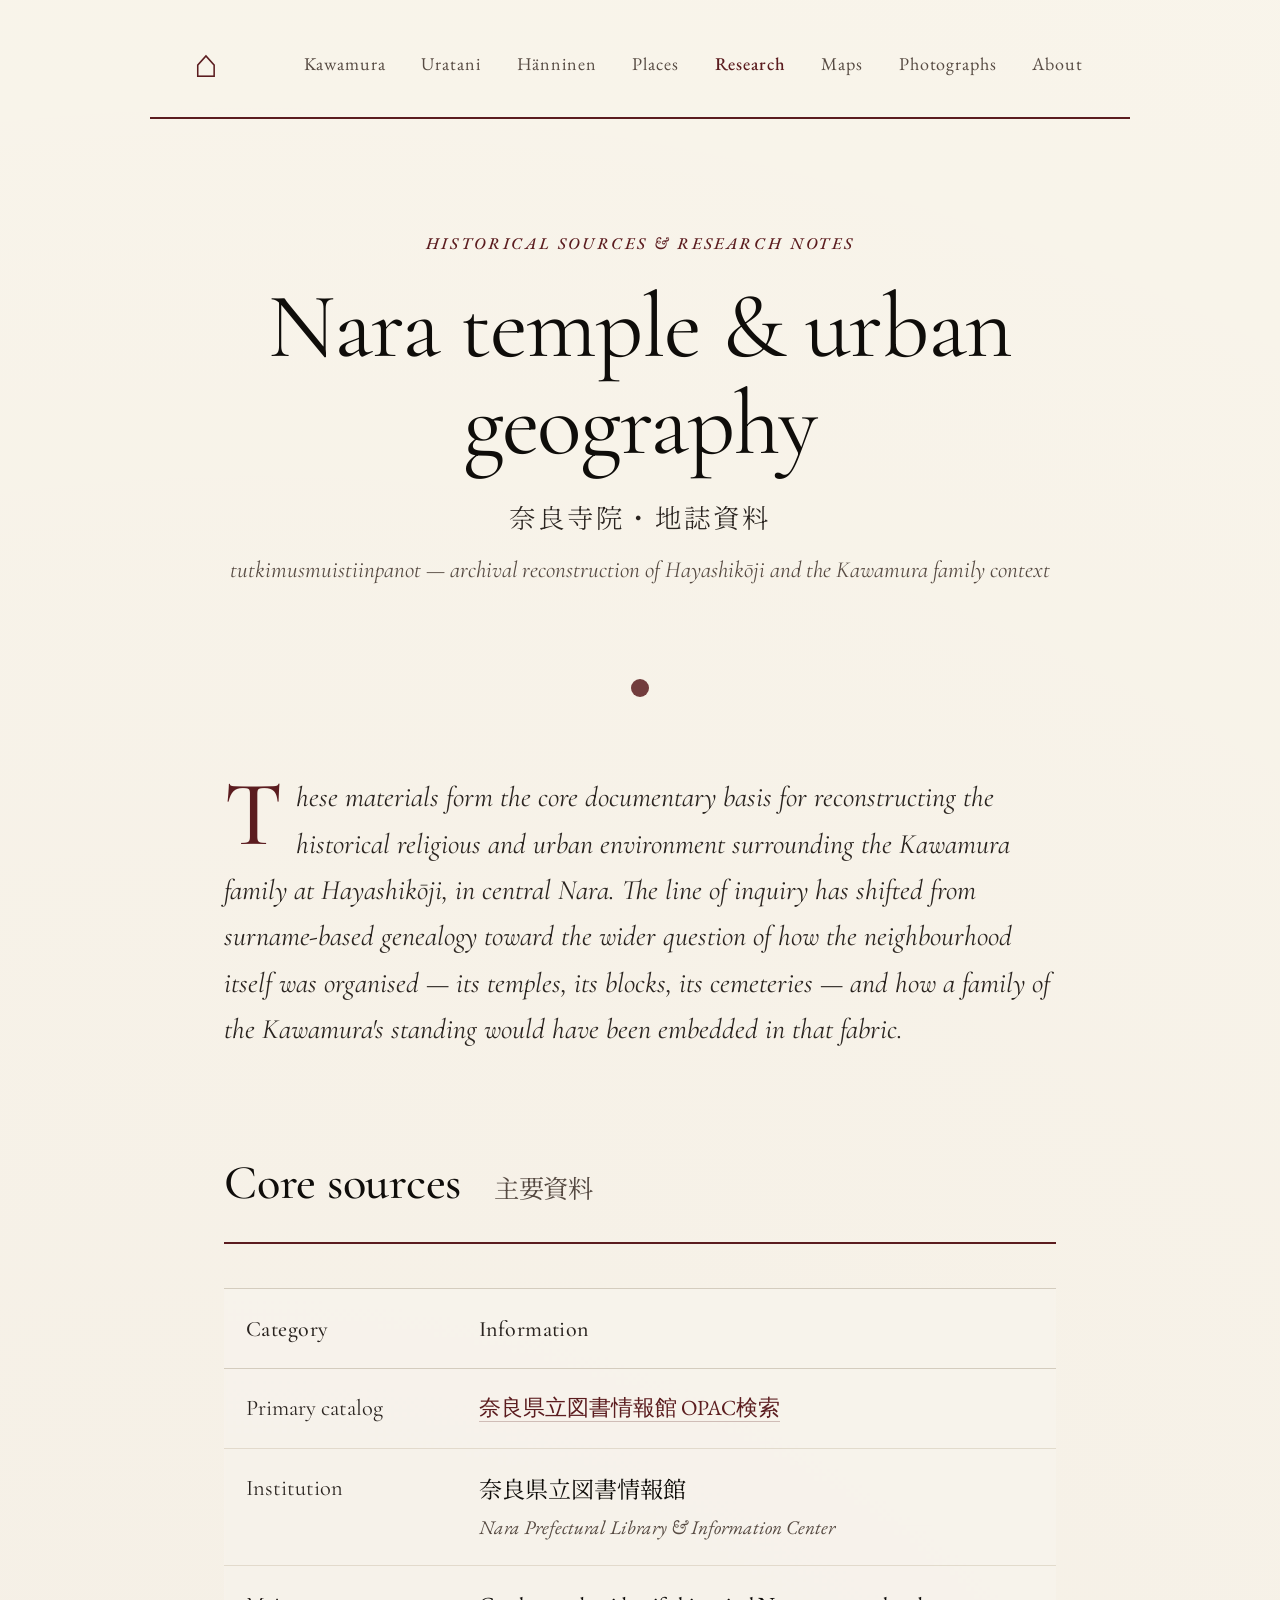
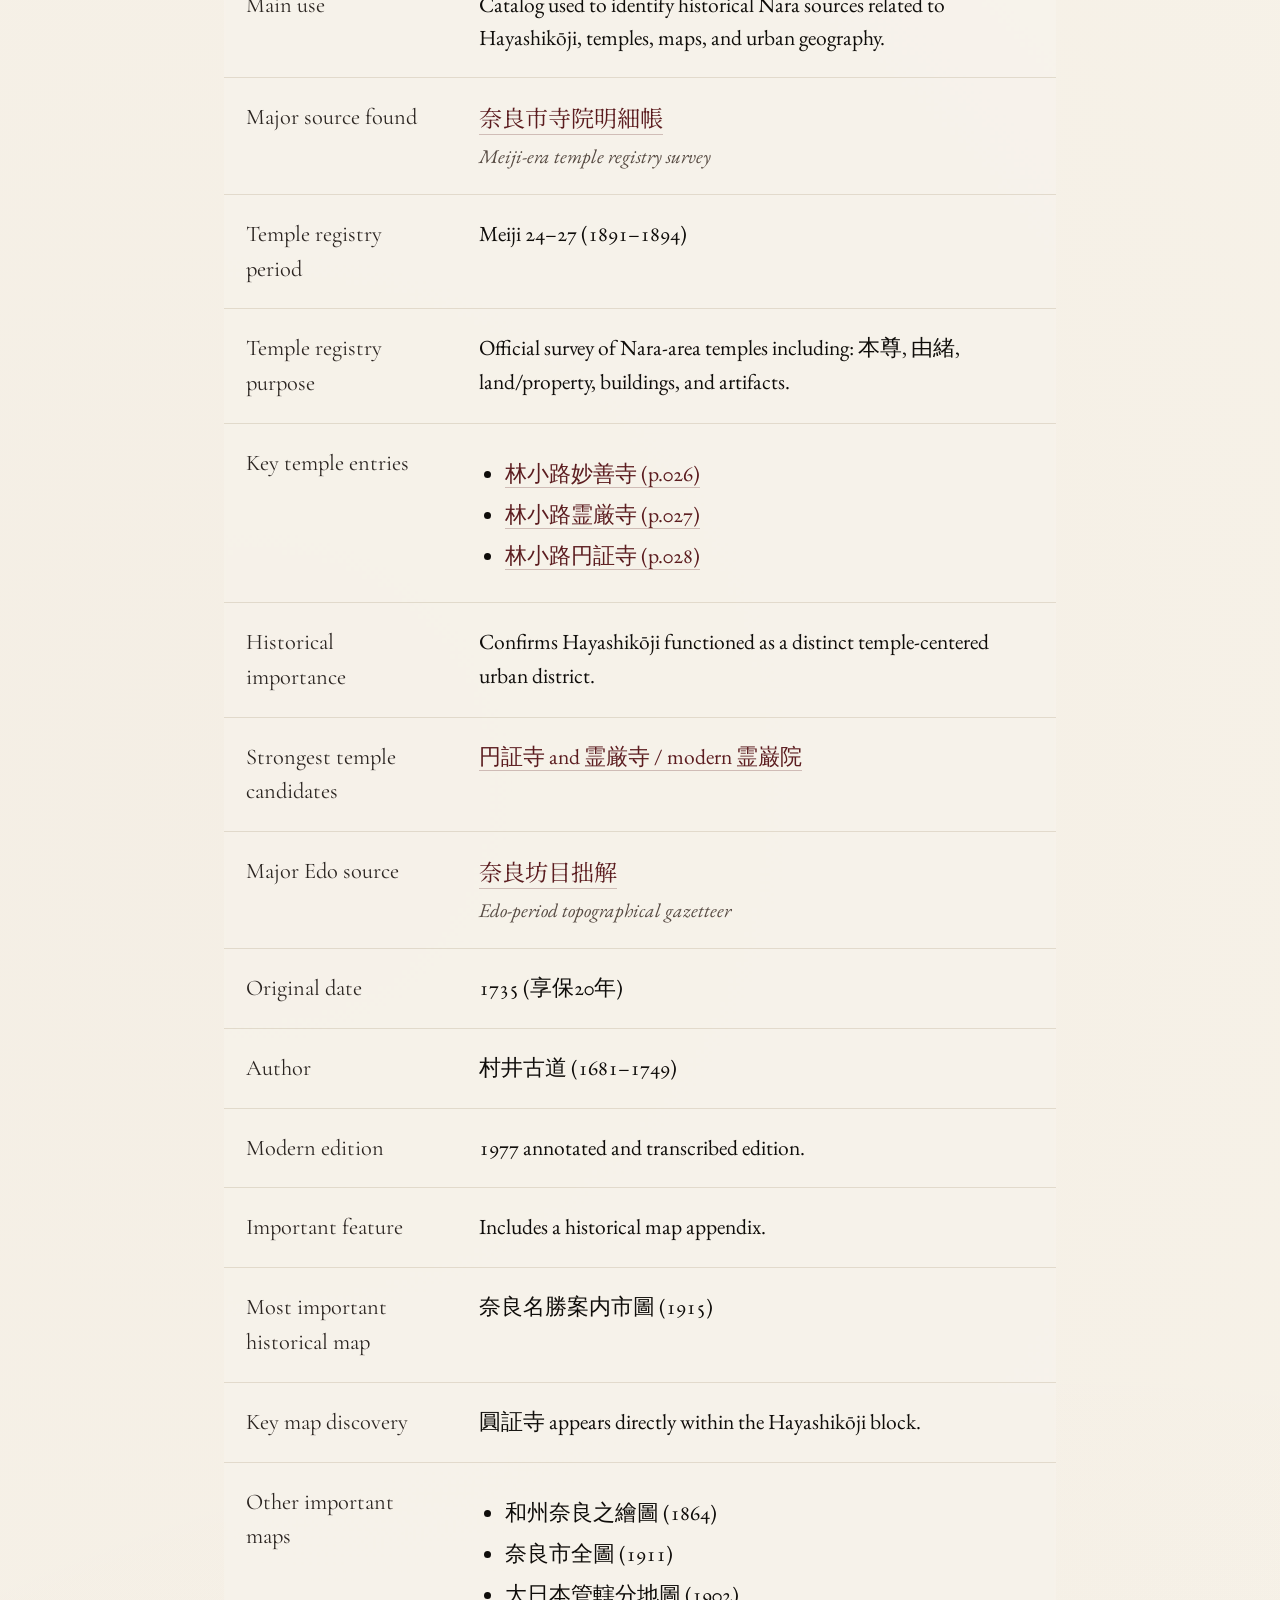
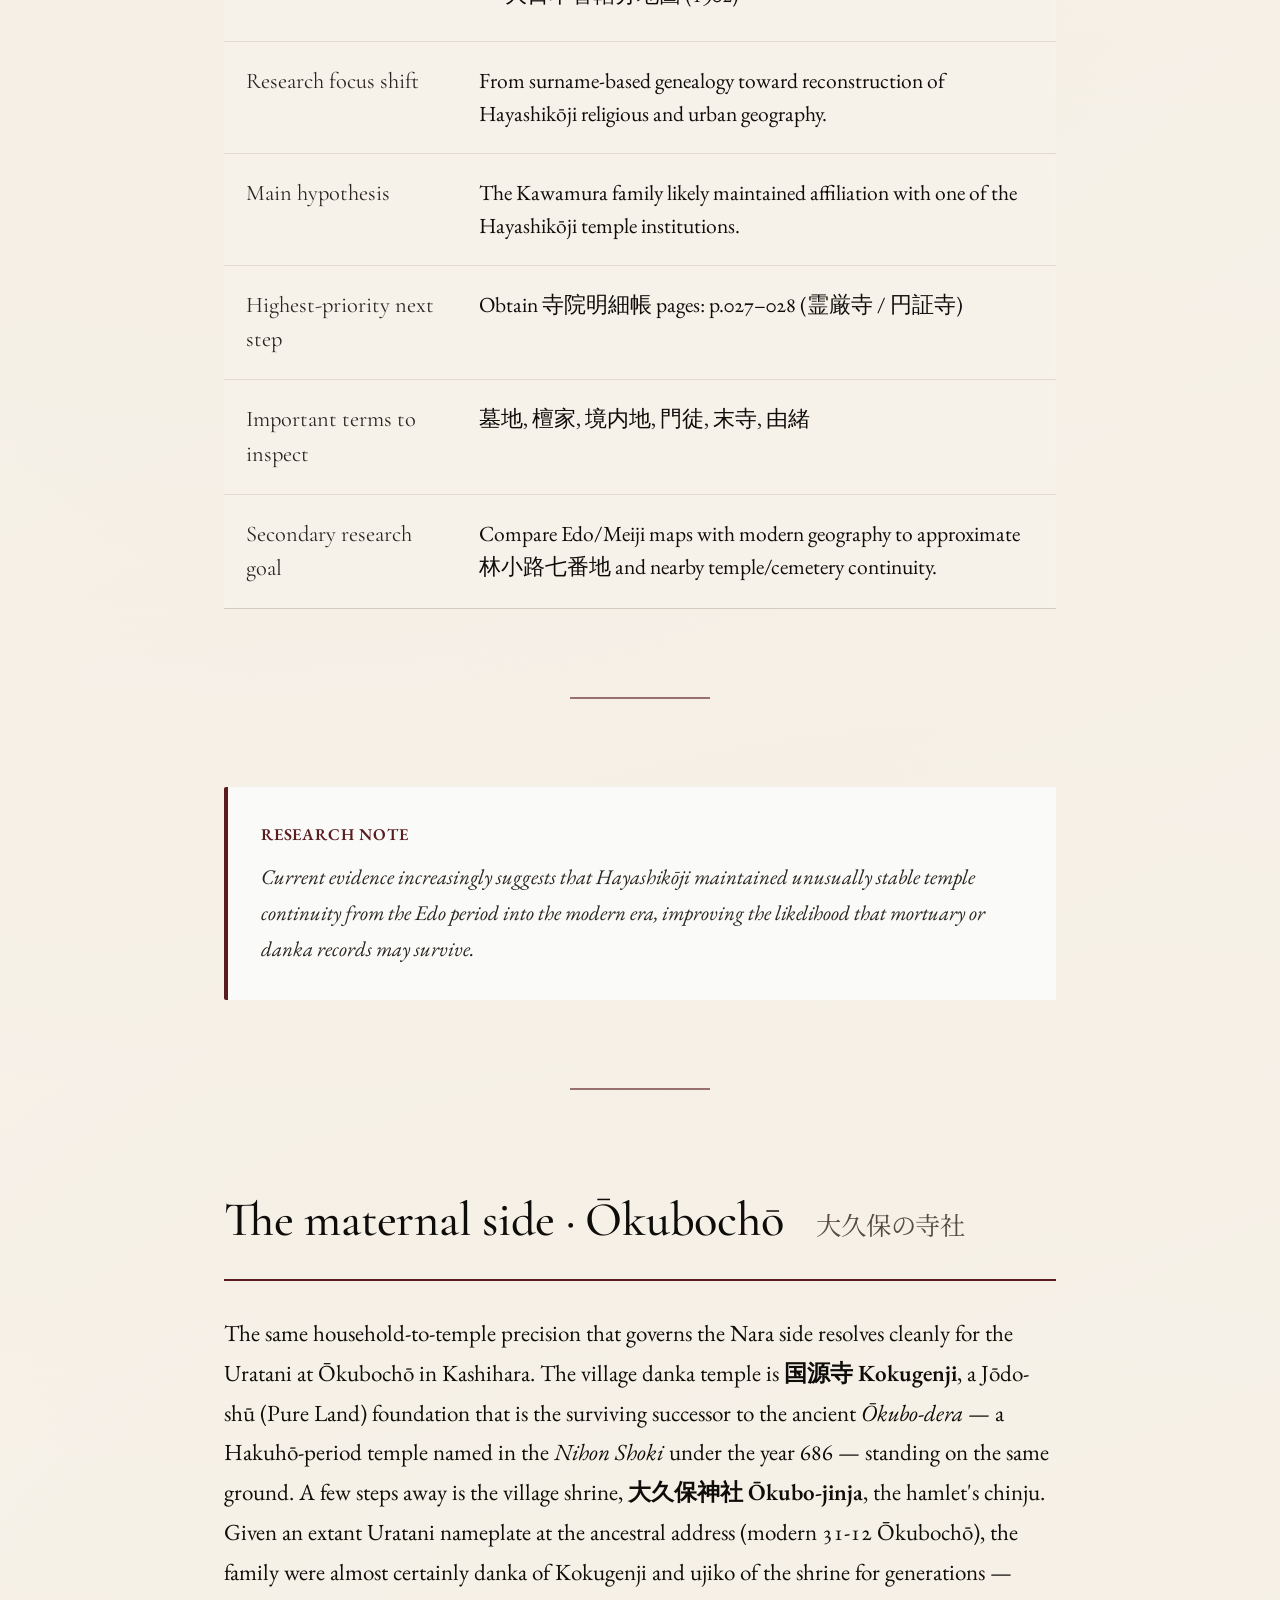
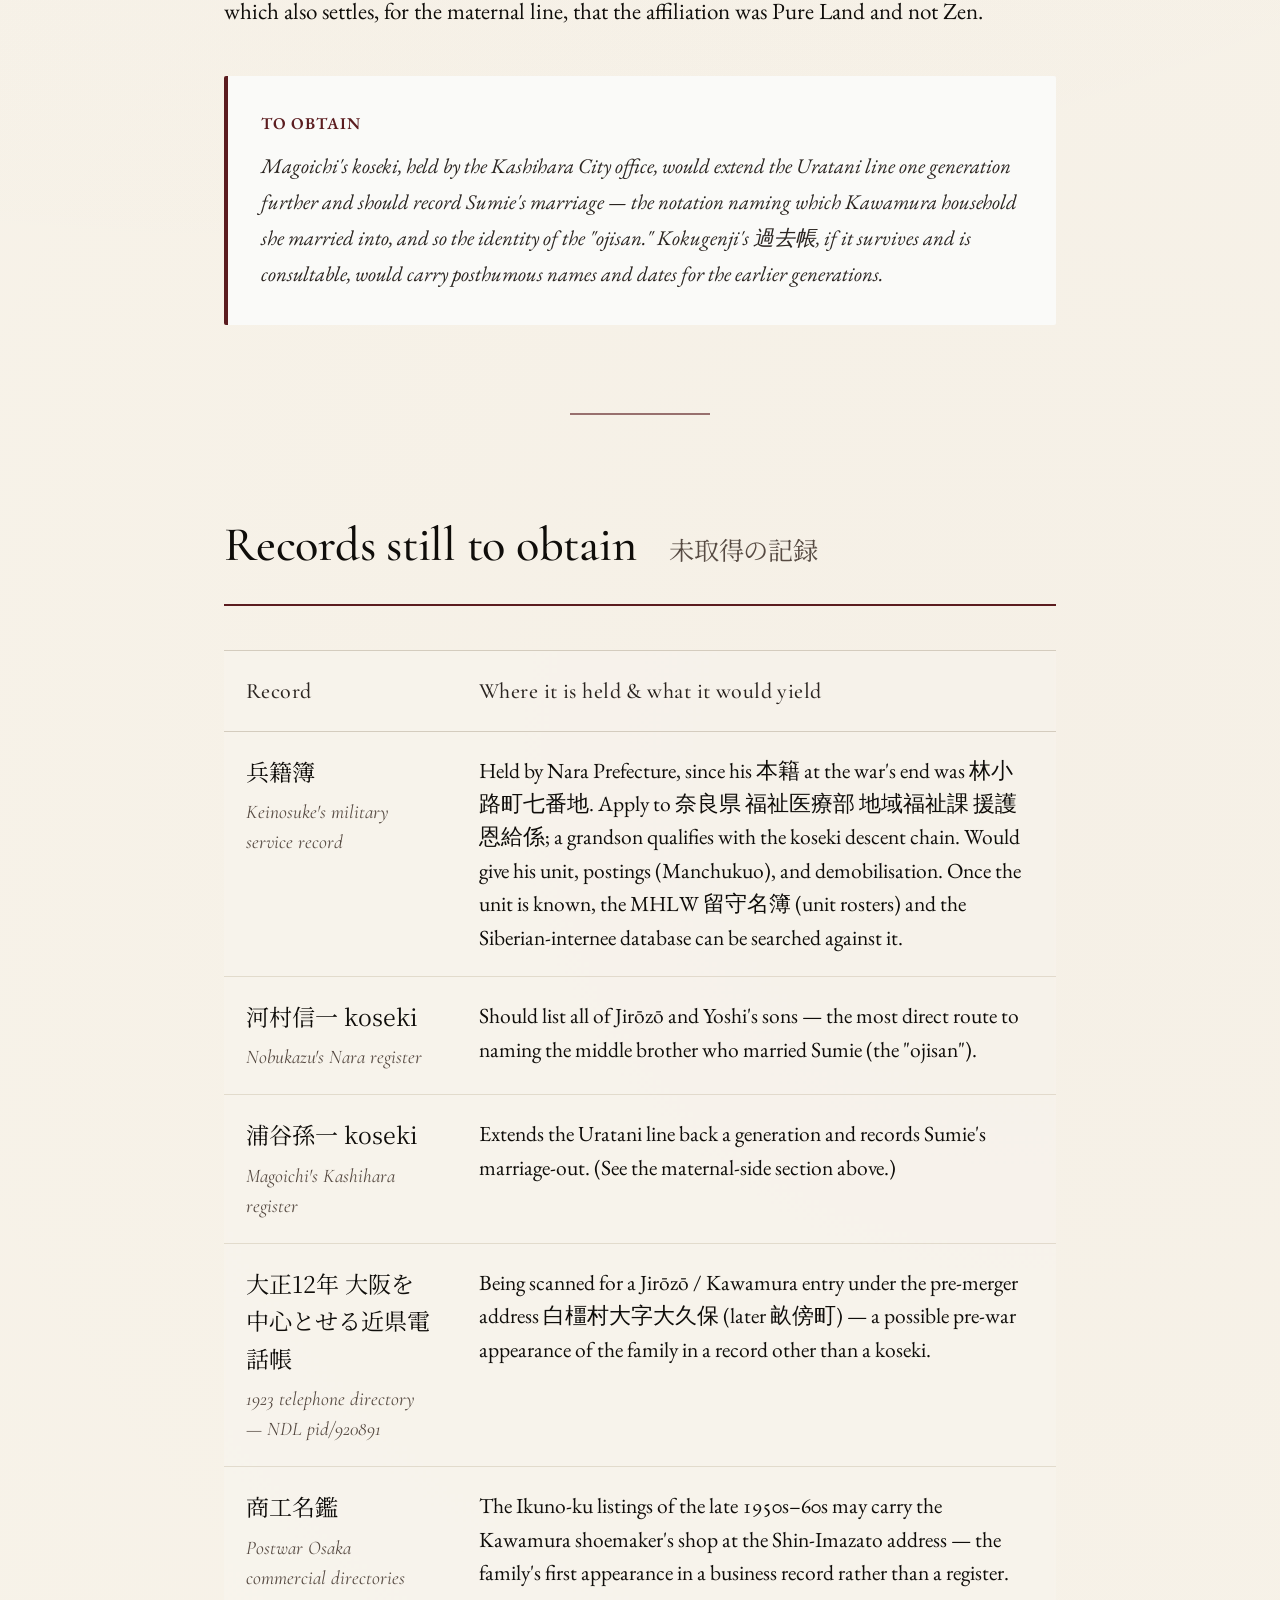
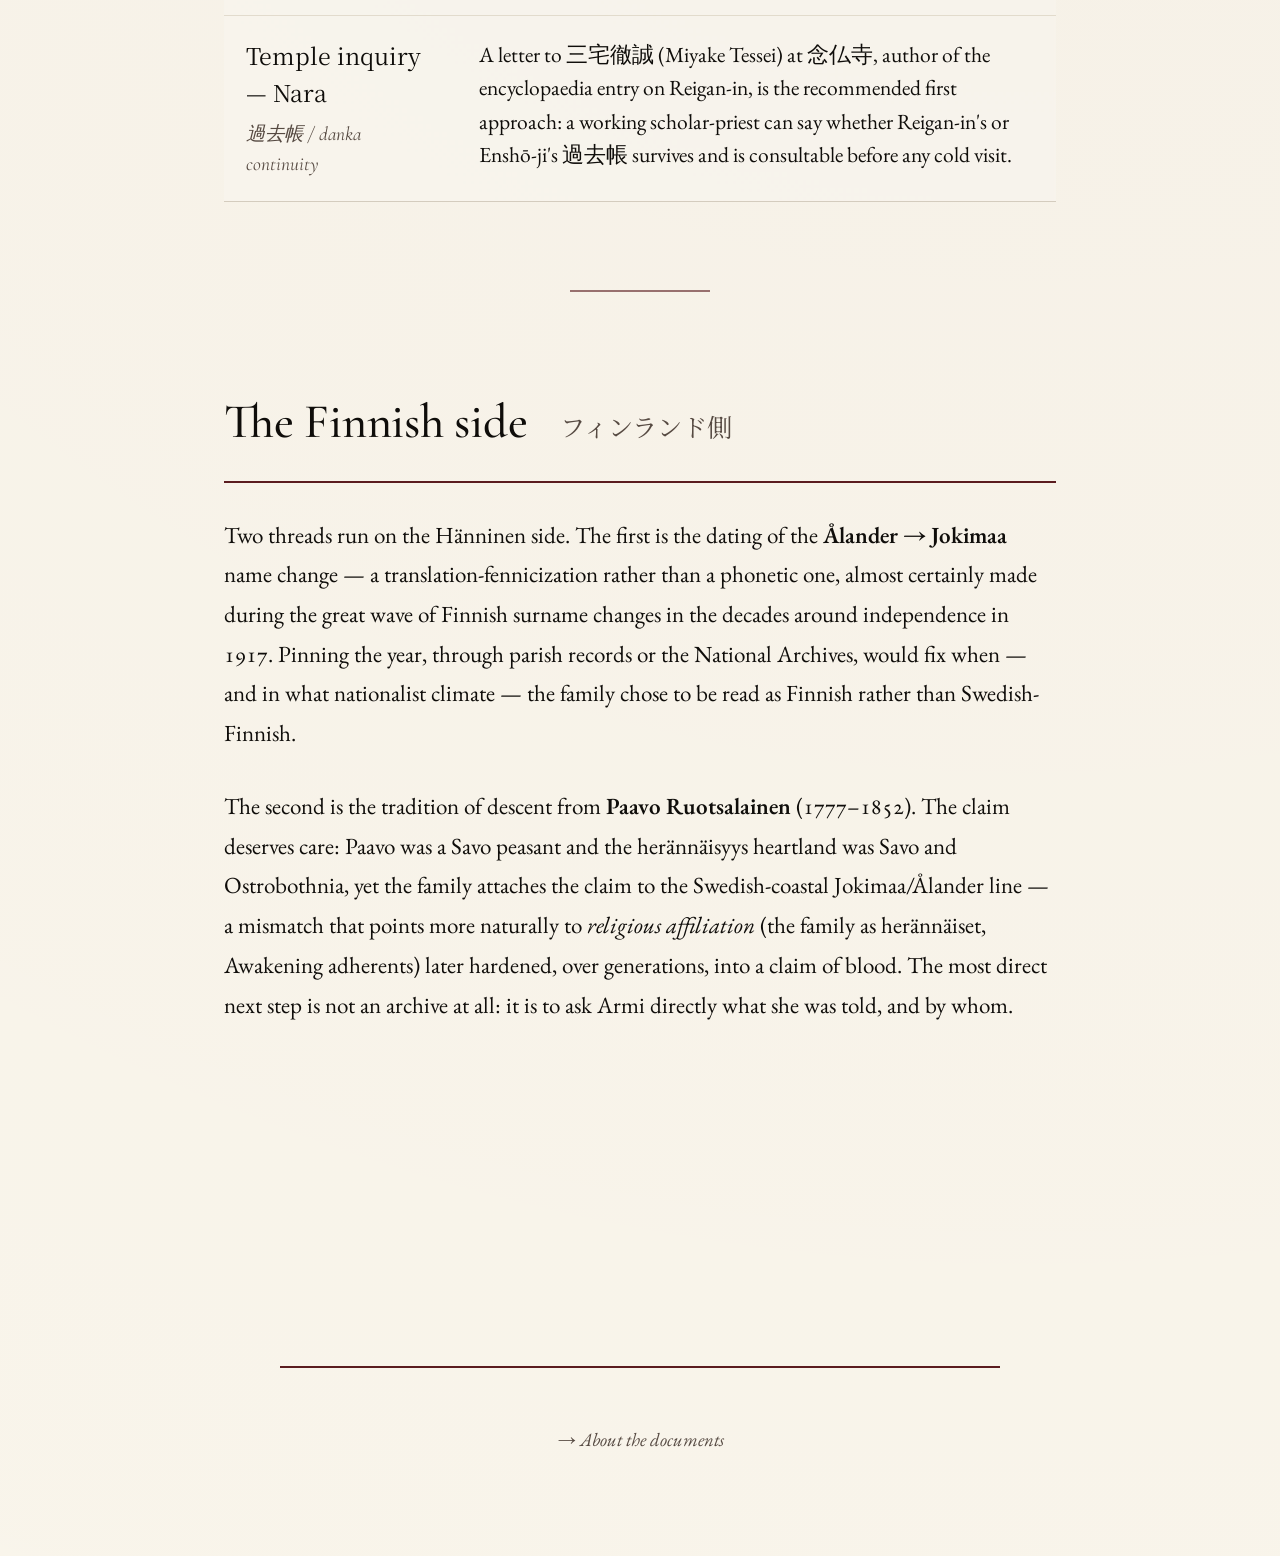
<file: research.html>
<!DOCTYPE html>
<html lang="en">
<head>
  <meta charset="UTF-8" />
  <meta name="viewport" content="width=device-width, initial-scale=1.0" />
  <meta name="robots" content="noindex, nofollow, noarchive, nosnippet, noimageindex" />
  <title>Research — A Family Archive</title>

  <link rel="stylesheet" href="style.css" />

  <style>
    /* ─── Research table styles ───────────────────────────── */

    .archive-table-wrap {
      overflow-x: auto;
      margin-top: 2rem;
    }

    .archive-table {
      width: 100%;
      border-collapse: collapse;
      border-top: 1px solid var(--hairline);
      border-bottom: 1px solid var(--hairline);
      font-size: 0.98rem;
      background: rgba(255,255,255,0.18);
      backdrop-filter: blur(1px);
    }

    .archive-table thead th {
      font-family: var(--serif-display);
      font-weight: 500;
      font-size: 1rem;
      letter-spacing: 0.02em;
      color: var(--ink-soft);
      text-align: left;
      padding: 1rem 1rem 0.9rem;
      border-bottom: 1px solid var(--hairline);
    }

    .archive-table tbody tr {
      transition: background 0.2s ease;
    }

    .archive-table tbody tr:hover {
      background: rgba(153, 51, 35, 0.035);
    }

    .archive-table td {
      padding: 1rem;
      vertical-align: top;
      border-bottom: 1px solid rgba(199, 189, 166, 0.45);
      line-height: 1.55;
    }

    .archive-table tbody tr:last-child td {
      border-bottom: none;
    }

    .archive-table td:first-child {
      width: 28%;
      font-family: var(--serif-display);
      font-size: 1.02rem;
      color: var(--ink-soft);
    }

    .archive-table td:last-child {
      width: 72%;
    }

    .archive-table ul {
      margin-top: 0.5rem;
      padding-left: 1.2rem;
    }

    .archive-table li {
      margin-bottom: 0.35rem;
    }

    .source-title {
      font-family: var(--serif-jp);
      font-size: 1.05rem;
      color: var(--ink);
    }

    .source-sub {
      display: block;
      margin-top: 0.25rem;
      font-size: 0.88rem;
      font-style: italic;
      color: var(--ink-mute);
    }

    @media (max-width: 700px) {

      .archive-table,
      .archive-table thead,
      .archive-table tbody,
      .archive-table th,
      .archive-table td,
      .archive-table tr {
        display: block;
      }

      .archive-table thead {
        display: none;
      }

      .archive-table tr {
        margin-bottom: 1.5rem;
        border-bottom: 1px solid var(--hairline);
      }

      .archive-table td {
        width: 100% !important;
        border-bottom: none;
        padding: 0.6rem 0;
      }

      .archive-table td:first-child {
        font-size: 1.1rem;
        margin-bottom: 0.3rem;
      }
    }
  </style>
</head>

<body>

  <!-- ─── Masthead ───────────────────────────────────────── -->

  <header class="masthead">
    <div class="masthead__title">
      <a href="index.html">⌂</a>
    </div>

    <nav class="masthead__nav">
      <a href="kawamura.html">Kawamura</a>
      <a href="uratani.html">Uratani</a>
      <a href="hanninen.html">Hänninen</a>
      <a href="places.html">Places</a>
      <a href="research.html" aria-current="page">Research</a>
      <a href="maps.html">Maps</a>
      <a href="photographs.html">Photographs</a>
      <a href="about.html">About</a>
    </nav>
  </header>

  <!-- ─── Main Page ─────────────────────────────────────── -->

  <main class="page page--wide">

    <div class="heading">
      <div class="heading__eyebrow">
        Historical sources &amp; research notes
      </div>

      <h1 class="heading__title">
        Nara temple &amp; urban geography
      </h1>

      <div class="heading__jp">
        奈良寺院・地誌資料
      </div>

      <div class="heading__fi">
        tutkimusmuistiinpanot — archival reconstruction of Hayashikōji and the Kawamura family context
      </div>
    </div>

    <span class="ornament"></span>

    <p class="lede">
      These materials form the core documentary basis for reconstructing the
      historical religious and urban environment surrounding the Kawamura
      family at Hayashikōji, in central Nara. The line of inquiry has shifted
      from surname-based genealogy toward the wider question of how the
      neighbourhood itself was organised — its temples, its blocks, its
      cemeteries — and how a family of the Kawamura's standing would have
      been embedded in that fabric.
    </p>

    <h2 class="section">
      Core sources
      <span class="jp">主要資料</span>
    </h2>

    <div class="archive-table-wrap">

      <table class="archive-table">

        <thead>
          <tr>
            <th>Category</th>
            <th>Information</th>
          </tr>
        </thead>

        <tbody>

          <tr>
            <td>Primary catalog</td>
            <td>
              <a href="https://opacsvr01.library.pref.nara.jp/opac/search" target="_blank" rel="noopener">
                奈良県立図書情報館 OPAC検索
              </a>
            </td>
          </tr>

          <tr>
            <td>Institution</td>
            <td>
              <span class="source-title">奈良県立図書情報館</span>
              <span class="source-sub">
                Nara Prefectural Library &amp; Information Center
              </span>
            </td>
          </tr>

          <tr>
            <td>Main use</td>
            <td>
              Catalog used to identify historical Nara sources related to
              Hayashikōji, temples, maps, and urban geography.
            </td>
          </tr>

          <tr>
            <td>Major source found</td>
            <td>
              <span class="source-title"><a href="https://opacsvr01.library.pref.nara.jp/opac/volume/287561" target="_blank" rel="noopener"> 奈良市寺院明細帳</span>
              <span class="source-sub">
                Meiji-era temple registry survey
              </span>
            </td>
          </tr>

          <tr>
            <td>Temple registry period</td>
            <td>Meiji 24–27 (1891–1894)</td>
          </tr>

          <tr>
            <td>Temple registry purpose</td>
            <td>
              Official survey of Nara-area temples including:
              本尊, 由緒, land/property, buildings, and artifacts.
            </td>
          </tr>

          <tr>
            <td>Key temple entries</td>
            <td>
              <ul>
                <li><a href="https://opacsvr01.library.pref.nara.jp/opac/article/283200" target="_blank" rel="noopener"> 林小路妙善寺 (p.026)</li>
                <li><a href="https://opacsvr01.library.pref.nara.jp/opac/article/283201" target="_blank" rel="noopener"> 林小路霊厳寺 (p.027)</li>
                <li><a href="https://opacsvr01.library.pref.nara.jp/opac/article/283202" target="_blank" rel="noopener"> 林小路円証寺 (p.028)</li>
              </ul>
            </td>
          </tr>

          <tr>
            <td>Historical importance</td>
            <td>
              Confirms Hayashikōji functioned as a distinct
              temple-centered urban district.
            </td>
          </tr>

          <tr>
            <td>Strongest temple candidates</td>
            <td>
              <a href="https://opacsvr01.library.pref.nara.jp/opac/volume/155291" target="_blank" rel="noopener"> 円証寺 and 霊厳寺 / modern 霊巌院
            </td>
          </tr>

          <tr>
            <td>Major Edo source</td>
            <td>
              <span class="source-title">
                <a href="https://opacsvr01.library.pref.nara.jp/opac/volume/135782" target="_blank" rel="noopener">奈良坊目拙解</span>
              <span class="source-sub">
                Edo-period topographical gazetteer
              </span>
            </td>
          </tr>

          <tr>
            <td>Original date</td>
            <td>1735 (享保20年)</td>
          </tr>

          <tr>
            <td>Author</td>
            <td>
              村井古道 (1681–1749)
            </td>
          </tr>

          <tr>
            <td>Modern edition</td>
            <td>
              1977 annotated and transcribed edition.
            </td>
          </tr>

          <tr>
            <td>Important feature</td>
            <td>
              Includes a historical map appendix.
            </td>
          </tr>

          <tr>
            <td>Most important historical map</td>
            <td>
              奈良名勝案内市圖 (1915)
            </td>
          </tr>

          <tr>
            <td>Key map discovery</td>
            <td>
              圓証寺 appears directly within the Hayashikōji block.
            </td>
          </tr>

          <tr>
            <td>Other important maps</td>
            <td>
              <ul>
                <li>和州奈良之繪圖 (1864)</li>
                <li>奈良市全圖 (1911)</li>
                <li>大日本管轄分地圖 (1902)</li>
              </ul>
            </td>
          </tr>

          <tr>
            <td>Research focus shift</td>
            <td>
              From surname-based genealogy toward reconstruction of
              Hayashikōji religious and urban geography.
            </td>
          </tr>

          <tr>
            <td>Main hypothesis</td>
            <td>
              The Kawamura family likely maintained affiliation with one
              of the Hayashikōji temple institutions.
            </td>
          </tr>

          <tr>
            <td>Highest-priority next step</td>
            <td>
              Obtain 寺院明細帳 pages:
              p.027–028 (霊厳寺 / 円証寺)
            </td>
          </tr>

          <tr>
            <td>Important terms to inspect</td>
            <td>
              墓地, 檀家, 境内地, 門徒, 末寺, 由緒
            </td>
          </tr>

          <tr>
            <td>Secondary research goal</td>
            <td>
              Compare Edo/Meiji maps with modern geography to approximate
              林小路七番地 and nearby temple/cemetery continuity.
            </td>
          </tr>

        </tbody>
      </table>

    </div>

    <hr class="rule">

    <div class="note">
      <strong>Research note</strong>
      Current evidence increasingly suggests that Hayashikōji maintained
      unusually stable temple continuity from the Edo period into the modern era,
      improving the likelihood that mortuary or danka records may survive.
    </div>

    <hr class="rule">

    <h2 class="section">
      The maternal side · Ōkubochō
      <span class="jp">大久保の寺社</span>
    </h2>

    <p>
      The same household-to-temple precision that governs the Nara side resolves
      cleanly for the Uratani at Ōkubochō in Kashihara. The village danka temple
      is <strong>国源寺 Kokugenji</strong>, a Jōdo-shū (Pure Land) foundation that is
      the surviving successor to the ancient <em>Ōkubo-dera</em> — a Hakuhō-period
      temple named in the <em>Nihon Shoki</em> under the year 686 — standing on the
      same ground. A few steps away is the village shrine, <strong>大久保神社
      Ōkubo-jinja</strong>, the hamlet's chinju. Given an extant Uratani nameplate at
      the ancestral address (modern 31-12 Ōkubochō), the family were almost
      certainly danka of Kokugenji and ujiko of the shrine for generations — which
      also settles, for the maternal line, that the affiliation was Pure Land and
      not Zen.
    </p>

    <div class="note">
      <strong>To obtain</strong>
      Magoichi's koseki, held by the Kashihara City office, would extend the
      Uratani line one generation further and should record Sumie's marriage —
      the notation naming which Kawamura household she married into, and so the
      identity of the "ojisan." Kokugenji's 過去帳, if it survives and is
      consultable, would carry posthumous names and dates for the earlier
      generations.
    </div>

    <hr class="rule">

    <h2 class="section">
      Records still to obtain
      <span class="jp">未取得の記録</span>
    </h2>

    <div class="archive-table-wrap">
      <table class="archive-table">
        <thead>
          <tr>
            <th>Record</th>
            <th>Where it is held &amp; what it would yield</th>
          </tr>
        </thead>
        <tbody>

          <tr>
            <td><span class="source-title">兵籍簿</span><span class="source-sub">Keinosuke's military service record</span></td>
            <td>
              Held by Nara Prefecture, since his 本籍 at the war's end was
              林小路町七番地. Apply to 奈良県 福祉医療部 地域福祉課 援護恩給係;
              a grandson qualifies with the koseki descent chain. Would give
              his unit, postings (Manchukuo), and demobilisation. Once the unit
              is known, the MHLW 留守名簿 (unit rosters) and the Siberian-internee
              database can be searched against it.
            </td>
          </tr>

          <tr>
            <td><span class="source-title">河村信一 koseki</span><span class="source-sub">Nobukazu's Nara register</span></td>
            <td>
              Should list all of Jirōzō and Yoshi's sons — the most direct route
              to naming the middle brother who married Sumie (the "ojisan").
            </td>
          </tr>

          <tr>
            <td><span class="source-title">浦谷孫一 koseki</span><span class="source-sub">Magoichi's Kashihara register</span></td>
            <td>
              Extends the Uratani line back a generation and records Sumie's
              marriage-out. (See the maternal-side section above.)
            </td>
          </tr>

          <tr>
            <td><span class="source-title">大正12年 大阪を中心とせる近県電話帳</span><span class="source-sub">1923 telephone directory — NDL pid/920891</span></td>
            <td>
              Being scanned for a Jirōzō / Kawamura entry under the pre-merger
              address 白橿村大字大久保 (later 畝傍町) — a possible pre-war
              appearance of the family in a record other than a koseki.
            </td>
          </tr>

          <tr>
            <td><span class="source-title">商工名鑑</span><span class="source-sub">Postwar Osaka commercial directories</span></td>
            <td>
              The Ikuno-ku listings of the late 1950s–60s may carry the Kawamura
              shoemaker's shop at the Shin-Imazato address — the family's first
              appearance in a business record rather than a register.
            </td>
          </tr>

          <tr>
            <td><span class="source-title">Temple inquiry — Nara</span><span class="source-sub">過去帳 / danka continuity</span></td>
            <td>
              A letter to 三宅徹誠 (Miyake Tessei) at 念仏寺, author of the
              encyclopaedia entry on Reigan-in, is the recommended first
              approach: a working scholar-priest can say whether Reigan-in's or
              Enshō-ji's 過去帳 survives and is consultable before any cold visit.
            </td>
          </tr>

        </tbody>
      </table>
    </div>

    <hr class="rule">

    <h2 class="section">
      The Finnish side
      <span class="jp">フィンランド側</span>
    </h2>

    <p>
      Two threads run on the Hänninen side. The first is the dating of the
      <strong>Ålander → Jokimaa</strong> name change — a translation-fennicization
      rather than a phonetic one, almost certainly made during the great wave of
      Finnish surname changes in the decades around independence in 1917. Pinning
      the year, through parish records or the National Archives, would fix when —
      and in what nationalist climate — the family chose to be read as Finnish
      rather than Swedish-Finnish.
    </p>

    <p>
      The second is the tradition of descent from <strong>Paavo Ruotsalainen</strong>
      (1777–1852). The claim deserves care: Paavo was a Savo peasant and the
      herännäisyys heartland was Savo and Ostrobothnia, yet the family attaches the
      claim to the Swedish-coastal Jokimaa/Ålander line — a mismatch that points
      more naturally to <em>religious affiliation</em> (the family as herännäiset,
      Awakening adherents) later hardened, over generations, into a claim of blood.
      The most direct next step is not an archive at all: it is to ask Armi
      directly what she was told, and by whom.
    </p>

  </main>

  <footer class="colophon">
    <a href="about.html" style="color: inherit; border-bottom: none; font-style: italic;">→ About the documents</a>
  </footer>

</body>
</html>
</file>
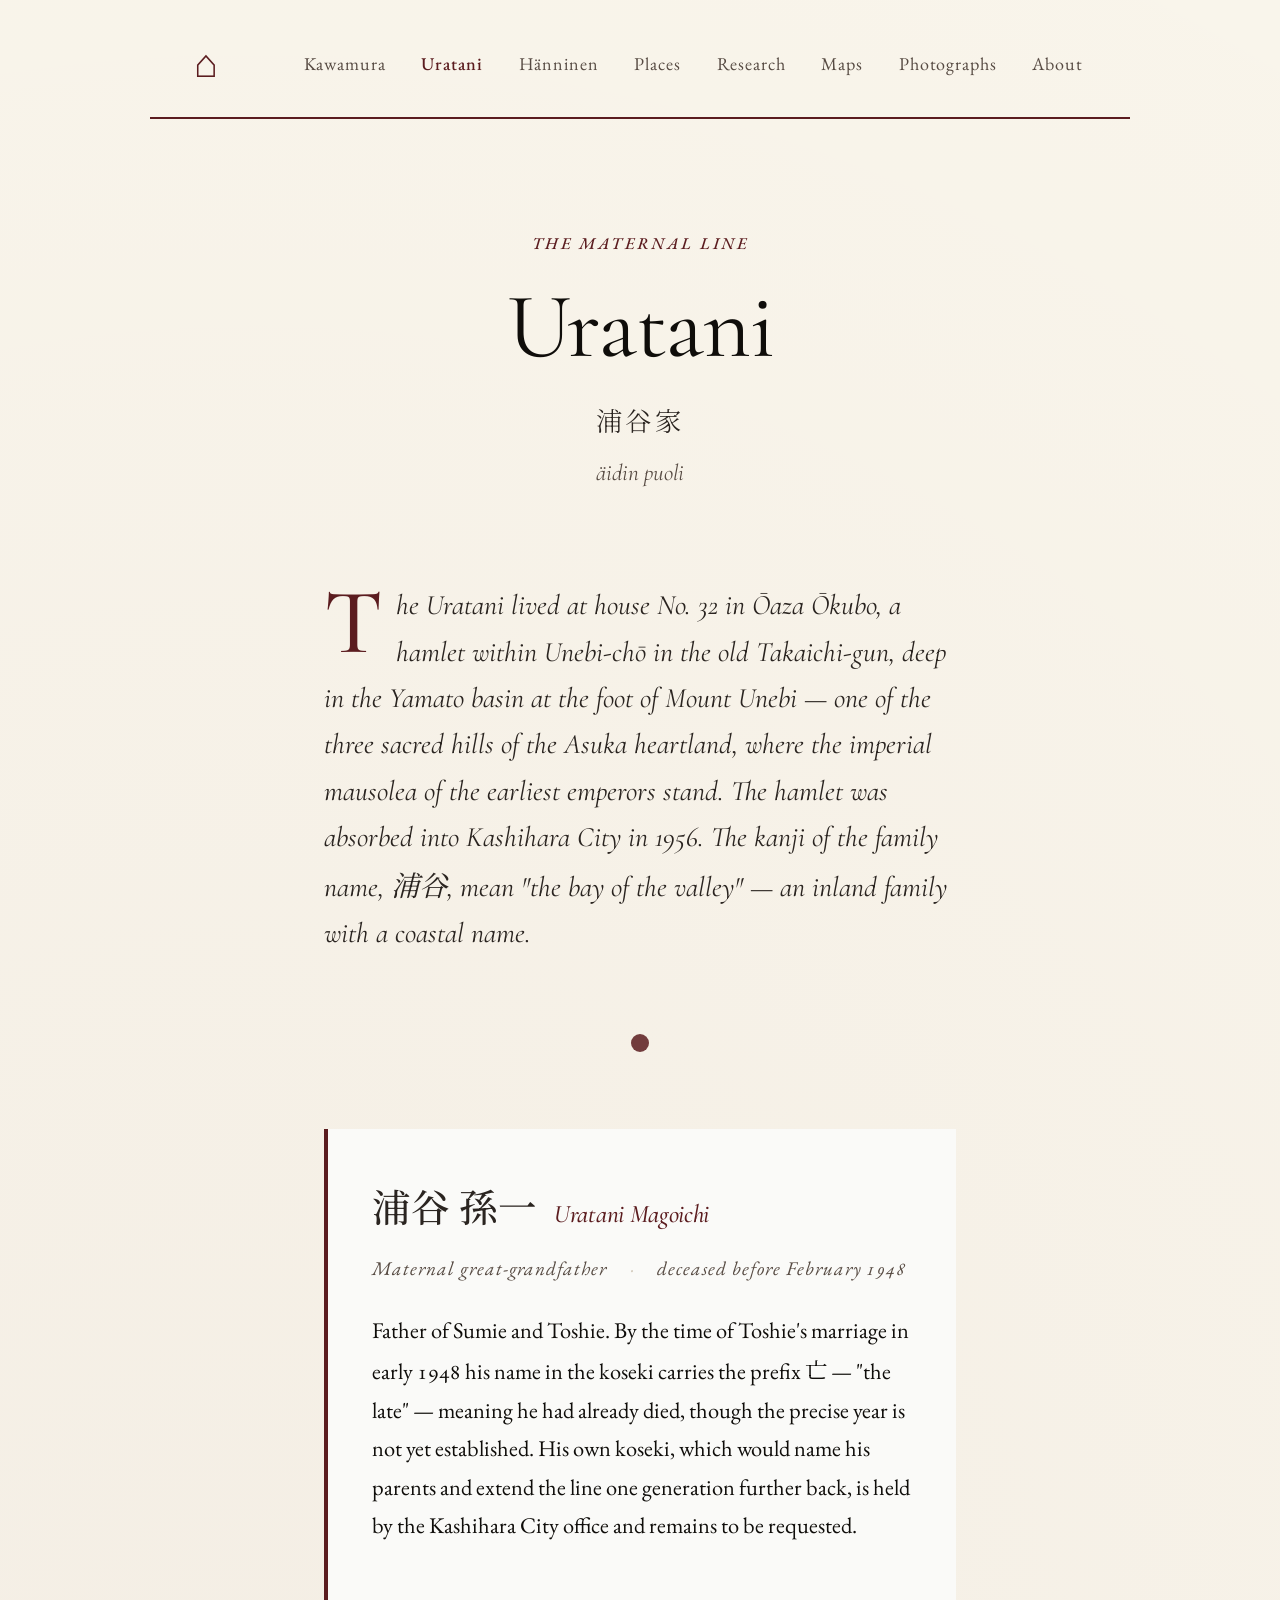
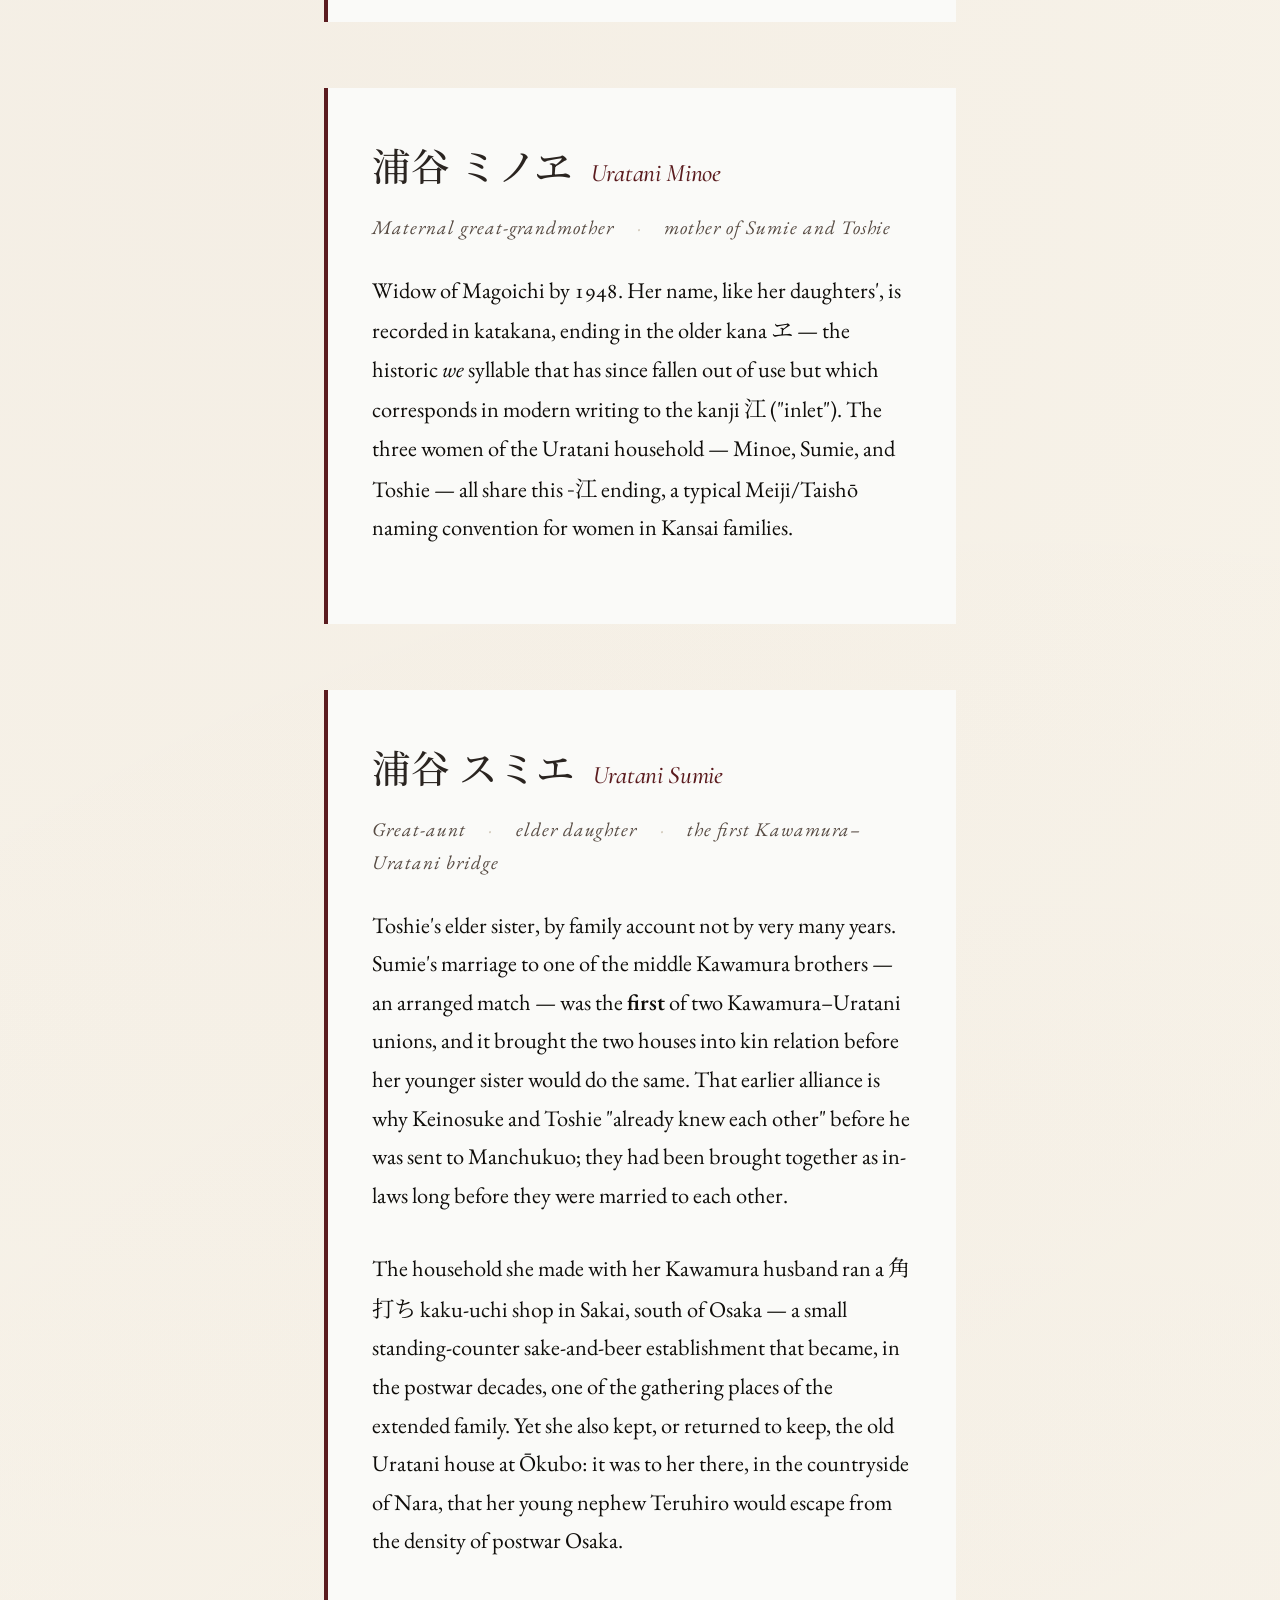
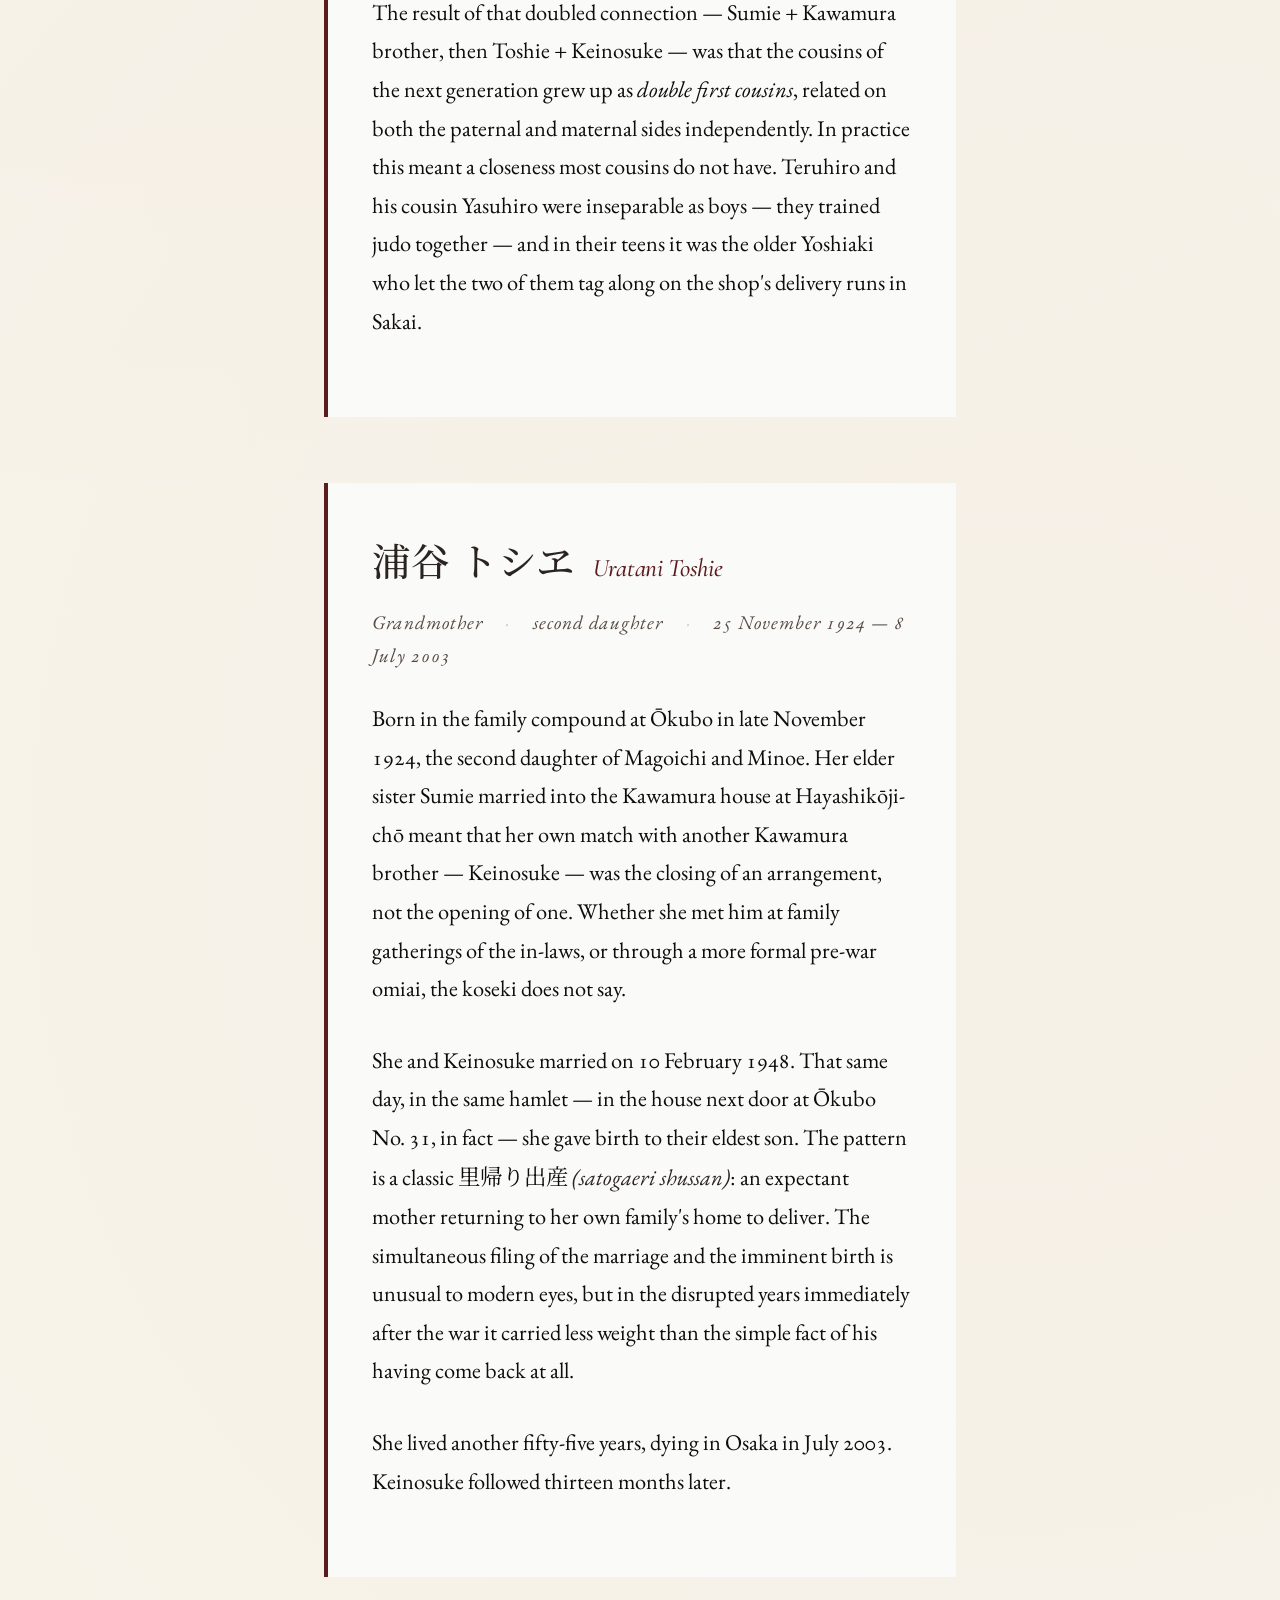
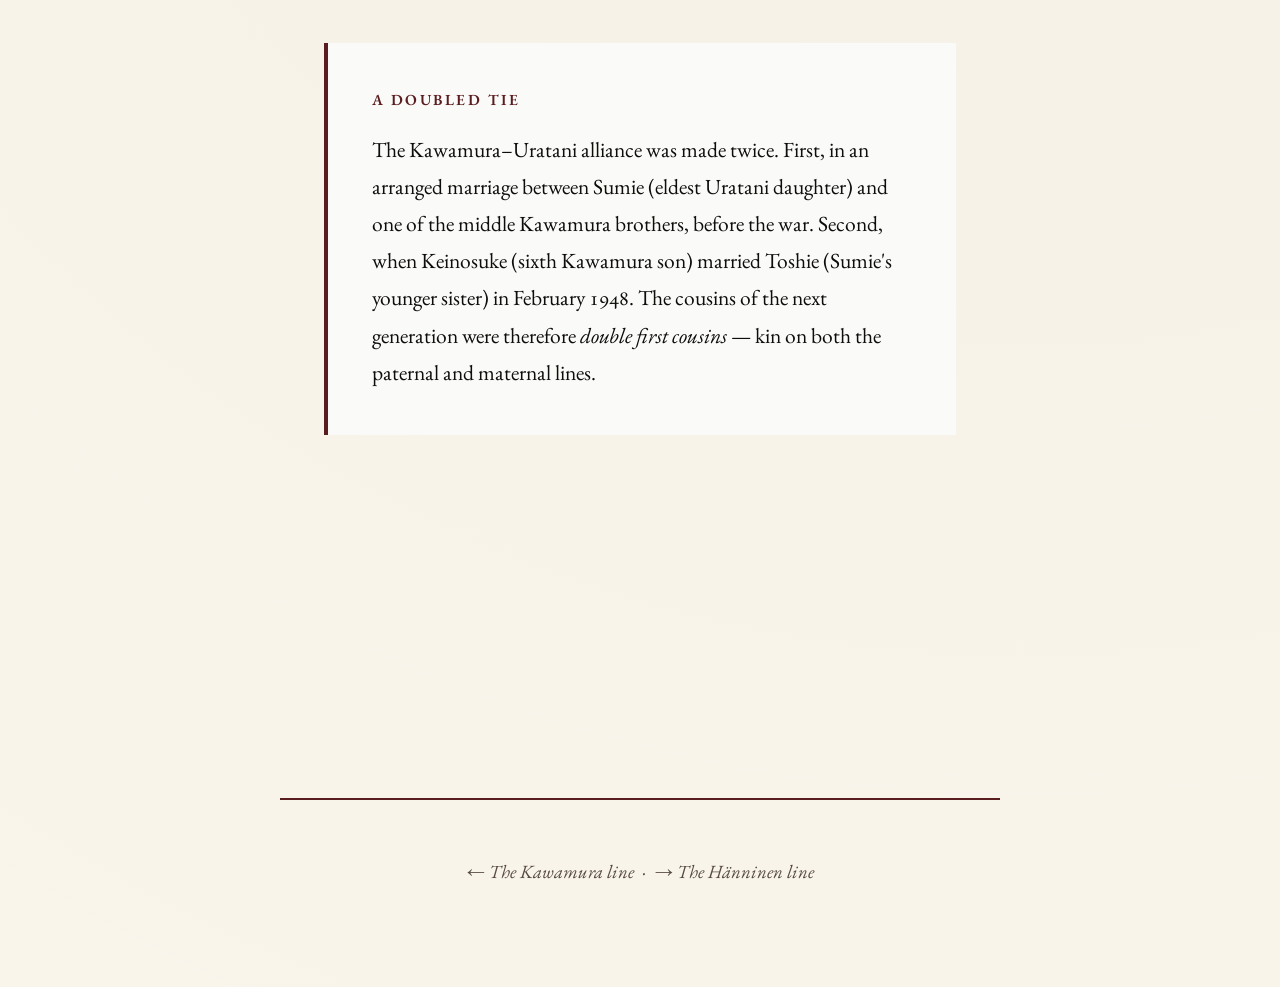
<file: uratani.html>
<!DOCTYPE html>
<html lang="en">
<head>
  <meta charset="UTF-8">
  <meta name="viewport" content="width=device-width, initial-scale=1.0">
  <meta name="robots" content="noindex, nofollow, noarchive, nosnippet, noimageindex">
  <title>The Uratani — A Family Archive</title>
  <link rel="stylesheet" href="style.css">
</head>
<body>

<header class="masthead">
  <div class="masthead__title"><a href="index.html">⌂</a></div>
  <nav class="masthead__nav">
    <a href="kawamura.html">Kawamura</a>
    <a href="uratani.html" aria-current="page">Uratani</a>
    <a href="hanninen.html">Hänninen</a>
    <a href="places.html">Places</a>
    <a href="research.html">Research</a>
    <a href="maps.html">Maps</a>
    <a href="photographs.html">Photographs</a>
    <a href="about.html">About</a>
  </nav>
</header>

<main class="page">

  <div class="heading">
    <div class="heading__eyebrow">The maternal line</div>
    <h1 class="heading__title">Uratani</h1>
    <div class="heading__jp">浦谷家</div>
    <div class="heading__fi">äidin puoli</div>
  </div>

  <p class="lede">
    The Uratani lived at house No. 32 in Ōaza Ōkubo, a hamlet within Unebi-chō in the old Takaichi-gun, deep in the Yamato basin at the foot of Mount Unebi — one of the three sacred hills of the Asuka heartland, where the imperial mausolea of the earliest emperors stand. The hamlet was absorbed into Kashihara City in 1956. The kanji of the family name, <span class="jp">浦谷</span>, mean "the bay of the valley" — an inland family with a coastal name.
  </p>

  <span class="ornament"></span>

  <article class="person">
    <h3 class="person__name"><span class="jp">浦谷 孫一</span><span class="person__romaji">Uratani Magoichi</span></h3>
    <div class="person__meta">Maternal great-grandfather <span class="sep">·</span> deceased before February 1948</div>
    <div class="person__bio">
      <p>
        Father of Sumie and Toshie. By the time of Toshie's marriage in early 1948 his name in the koseki carries the prefix <span class="jp">亡</span> — "the late" — meaning he had already died, though the precise year is not yet established. His own koseki, which would name his parents and extend the line one generation further back, is held by the Kashihara City office and remains to be requested.
      </p>
    </div>
  </article>

  <article class="person">
    <h3 class="person__name"><span class="jp">浦谷 ミノヱ</span><span class="person__romaji">Uratani Minoe</span></h3>
    <div class="person__meta">Maternal great-grandmother <span class="sep">·</span> mother of Sumie and Toshie</div>
    <div class="person__bio">
      <p>
        Widow of Magoichi by 1948. Her name, like her daughters', is recorded in katakana, ending in the older kana <span class="jp">ヱ</span> — the historic <em>we</em> syllable that has since fallen out of use but which corresponds in modern writing to the kanji <span class="jp">江</span> ("inlet"). The three women of the Uratani household — Minoe, Sumie, and Toshie — all share this <span class="jp">-江</span> ending, a typical Meiji/Taishō naming convention for women in Kansai families.
      </p>
    </div>
  </article>

  <article class="person">
    <h3 class="person__name"><span class="jp">浦谷 スミエ</span><span class="person__romaji">Uratani Sumie</span></h3>
    <div class="person__meta">Great-aunt <span class="sep">·</span> elder daughter <span class="sep">·</span> the first Kawamura–Uratani bridge</div>
    <div class="person__bio">
      <p>
        Toshie's elder sister, by family account not by very many years. Sumie's marriage to one of the middle Kawamura brothers — an arranged match — was the <strong>first</strong> of two Kawamura–Uratani unions, and it brought the two houses into kin relation before her younger sister would do the same. That earlier alliance is why Keinosuke and Toshie "already knew each other" before he was sent to Manchukuo; they had been brought together as in-laws long before they were married to each other.
      </p>
      <p>
        The household she made with her Kawamura husband ran a <span class="jp">角打ち</span> kaku-uchi shop in Sakai, south of Osaka — a small standing-counter sake-and-beer establishment that became, in the postwar decades, one of the gathering places of the extended family. Yet she also kept, or returned to keep, the old Uratani house at Ōkubo: it was to her there, in the countryside of Nara, that her young nephew Teruhiro would escape from the density of postwar Osaka.
      </p>
      <p>
        The result of that doubled connection — Sumie + Kawamura brother, then Toshie + Keinosuke — was that the cousins of the next generation grew up as <em>double first cousins</em>, related on both the paternal and maternal sides independently. In practice this meant a closeness most cousins do not have. Teruhiro and his cousin Yasuhiro were inseparable as boys — they trained judo together — and in their teens it was the older Yoshiaki who let the two of them tag along on the shop's delivery runs in Sakai.
      </p>
    </div>
  </article>

  <article class="person">
    <h3 class="person__name"><span class="jp">浦谷 トシヱ</span><span class="person__romaji">Uratani Toshie</span></h3>
    <div class="person__meta">Grandmother <span class="sep">·</span> second daughter <span class="sep">·</span> 25 November 1924 — 8 July 2003</div>
    <div class="person__bio">
      <p>
        Born in the family compound at Ōkubo in late November 1924, the second daughter of Magoichi and Minoe. Her elder sister Sumie married into the Kawamura house at Hayashikōji-chō meant that her own match with another Kawamura brother — Keinosuke — was the closing of an arrangement, not the opening of one. Whether she met him at family gatherings of the in-laws, or through a more formal pre-war omiai, the koseki does not say.
      </p>
      <p>
        She and Keinosuke married on 10 February 1948. That same day, in the same hamlet — in the house next door at Ōkubo No. 31, in fact — she gave birth to their eldest son. The pattern is a classic <span class="jp">里帰り出産</span> <span class="fi">(satogaeri shussan)</span>: an expectant mother returning to her own family's home to deliver. The simultaneous filing of the marriage and the imminent birth is unusual to modern eyes, but in the disrupted years immediately after the war it carried less weight than the simple fact of his having come back at all.
      </p>
      <p>
        She lived another fifty-five years, dying in Osaka in July 2003. Keinosuke followed thirteen months later.
      </p>
    </div>
  </article>

  <div class="alliance-note">
    <div class="alliance-note__label">A doubled tie</div>
    The Kawamura–Uratani alliance was made twice. First, in an arranged marriage between Sumie (eldest Uratani daughter) and one of the middle Kawamura brothers, before the war. Second, when Keinosuke (sixth Kawamura son) married Toshie (Sumie's younger sister) in February 1948. The cousins of the next generation were therefore <em>double first cousins</em> — kin on both the paternal and maternal lines.
  </div>

</main>

<footer class="colophon">
  <a href="kawamura.html" style="color: inherit; border-bottom: none; font-style: italic;">← The Kawamura line</a>
  &nbsp;·&nbsp;
  <a href="hanninen.html" style="color: inherit; border-bottom: none; font-style: italic;">→ The Hänninen line</a>
</footer>

</body>
</html>
</file>
<file: style.css>
/* ============================================================
   Kawamura / Uratani Family Archive — Bold Redesign
   Nara wine red editorial aesthetic
   ============================================================ */

@import url('https://fonts.googleapis.com/css2?family=Cormorant+Garamond:ital,wght@0,300;0,400;0,500;0,600;1,400&family=EB+Garamond:ital,wght@0,400;0,500;0,600;1,400&family=Noto+Serif+JP:wght@300;400;500&display=swap');

:root {
  --paper:        #F9F5EB;
  --paper-accent: #FAFAF8;
  --ink:          #0F0D0A;
  --ink-soft:     #2A2420;
  --ink-mute:     #564A42;
  --hairline:     #D4CCBE;
  --nara-red:     #5B1C1F;
  --nara-red-fade: #8B4347;

  --serif-display: 'Cormorant Garamond', Georgia, serif;
  --serif-body:    'EB Garamond', Georgia, serif;
  --serif-jp:      'Noto Serif JP', 'EB Garamond', serif;

  --measure:       720px;
  --measure-wide:  920px;
}

* { box-sizing: border-box; margin: 0; padding: 0; }

html { font-size: 22px; }

body {
  background: var(--paper);
  color: var(--ink);
  font-family: var(--serif-body);
  font-weight: 400;
  line-height: 1.72;
  font-feature-settings: "onum", "kern", "liga";
  -webkit-font-smoothing: antialiased;
  -moz-osx-font-smoothing: grayscale;
  min-height: 100vh;

  /* Subtle paper texture via layered gradients */
  background-image:
    radial-gradient(circle at 20% 30%, rgba(91,28,31,0.03) 0%, transparent 50%),
    radial-gradient(circle at 80% 70%, rgba(91,28,31,0.025) 0%, transparent 50%);
}

/* ─── Layout ────────────────────────────────────────────────── */

.page {
  max-width: var(--measure);
  margin: 0 auto;
  padding: 5rem 2rem 8rem;
}

.page--wide {
  max-width: var(--measure-wide);
}

/* ─── Site header (small, top of every page) ────────────────── */

.masthead {
  max-width: 980px;
  margin: 0 auto;
  padding: 2rem 2rem 0;
  display: flex;
  justify-content: flex-start;
  align-items: center;
  gap: 2.5rem;
  border-bottom: 2px solid var(--nara-red);
  padding-bottom: 1.5rem;
}

.masthead__title {
  font-size: 1.8rem;
  color: var(--nara-red);
  line-height: 1;
  flex-shrink: 0;
}

.masthead__title a {
  color: inherit;
  text-decoration: none;
  display: flex;
  align-items: center;
  justify-content: center;
  border-bottom: none;
}

.masthead__nav {
  font-family: var(--serif-body);
  font-size: 0.82rem;
  letter-spacing: 0.05em;
  white-space: nowrap;
}

.masthead__nav a {
  color: var(--ink-mute);
  text-decoration: none;
  margin-left: 1.4rem;
  transition: color 0.2s ease;
  border-bottom: none;
}

.masthead__nav a:hover,
.masthead__nav a[aria-current="page"] {
  color: var(--nara-red);
  font-weight: 500;
}

/* ─── Page heading ─────────────────────────────────────────── */

.heading {
  margin-bottom: 4rem;
  text-align: center;
  position: relative;
}

.heading__eyebrow {
  font-family: var(--serif-body);
  font-size: 0.75rem;
  font-style: italic;
  letter-spacing: 0.16em;
  text-transform: uppercase;
  color: var(--nara-red);
  margin-bottom: 1rem;
  font-weight: 500;
}

.heading__title {
  font-family: var(--serif-display);
  font-weight: 400;
  font-size: 4.2rem;
  line-height: 1.05;
  letter-spacing: -0.015em;
  margin-bottom: 1rem;
  color: var(--ink);
}

.heading__title em {
  font-style: italic;
  color: var(--nara-red);
}

.heading__jp {
  font-family: var(--serif-jp);
  font-weight: 300;
  font-size: 1.2rem;
  color: var(--ink-soft);
  letter-spacing: 0.12em;
}

.heading__fi {
  font-family: var(--serif-display);
  font-style: italic;
  font-size: 1.05rem;
  color: var(--ink-mute);
  margin-top: 0.5rem;
}

/* ─── Hanko ornament (wine red circle) ──── */

.ornament {
  display: block;
  margin: 3.5rem auto;
  width: 18px;
  height: 18px;
  border-radius: 50%;
  background: var(--nara-red);
  opacity: 0.85;
}

.rule {
  border: 0;
  border-top: 2px solid var(--nara-red);
  margin: 4rem auto;
  max-width: 140px;
  opacity: 0.6;
}

/* ─── Prose ─────────────────────────────────────────────────── */

p {
  margin-bottom: 1.5rem;
  font-size: 1.05rem;
}

p.lede {
  font-size: 1.28rem;
  line-height: 1.65;
  color: var(--ink-soft);
  font-style: italic;
  font-family: var(--serif-display);
  margin-bottom: 2.5rem;
}

p.lede::first-letter {
  font-size: 4.2rem;
  font-weight: 500;
  float: left;
  line-height: 0.85;
  padding: 0.1rem 0.6rem 0 0;
  color: var(--nara-red);
  font-style: normal;
}

a {
  color: var(--nara-red);
  text-decoration: none;
  border-bottom: 1.5px solid rgba(91, 28, 31, 0.25);
  transition: all 0.2s ease;
}

a:hover {
  border-bottom-color: var(--nara-red);
  color: var(--ink);
}

em { font-style: italic; }
strong { font-weight: 600; color: var(--ink); }

.jp {
  font-family: var(--serif-jp);
  font-weight: 400;
}

.fi {
  font-style: italic;
  color: var(--ink-soft);
}

/* ─── Section heading ──────────────────────────────────────── */

h2.section {
  font-family: var(--serif-display);
  font-weight: 500;
  font-size: 2.2rem;
  margin: 4rem 0 1.5rem;
  letter-spacing: -0.005em;
  border-bottom: 2px solid var(--nara-red);
  padding-bottom: 0.8rem;
  color: var(--ink);
}

h2.section .jp {
  font-size: 1.15rem;
  color: var(--ink-mute);
  margin-left: 1rem;
  font-weight: 400;
}

h3.subsection {
  font-family: var(--serif-display);
  font-weight: 500;
  font-style: italic;
  font-size: 1.5rem;
  color: var(--ink-soft);
  margin: 2.5rem 0 1rem;
}

/* ─── Person entry (used on family pages) ──────────────────── */

.person {
  margin: 3rem 0;
  padding: 2rem;
  background: var(--paper-accent);
  border-left: 4px solid var(--nara-red);
}

.person:first-of-type {
  border-top: none;
}

.person__name {
  font-family: var(--serif-display);
  font-weight: 600;
  font-size: 1.75rem;
  margin-bottom: 0.4rem;
  letter-spacing: -0.008em;
  color: var(--ink);
}

.person__name .jp {
  font-weight: 500;
  color: var(--ink-soft);
  margin-right: 0.8rem;
}

.person__romaji {
  font-style: italic;
  color: var(--nara-red);
  font-weight: 500;
  font-size: 1.15rem;
}

.person__meta {
  font-family: var(--serif-body);
  font-size: 0.88rem;
  color: var(--ink-mute);
  letter-spacing: 0.05em;
  margin-bottom: 1.2rem;
  font-style: italic;
}

.person__meta .sep {
  display: inline-block;
  margin: 0 0.8rem;
  color: var(--hairline);
}

.person__bio p {
  font-size: 1.02rem;
}

.person__status {
  display: inline-block;
  font-size: 0.68rem;
  letter-spacing: 0.16em;
  text-transform: uppercase;
  color: var(--nara-red);
  border: 1.5px solid var(--nara-red);
  padding: 4px 10px;
  border-radius: 2px;
  margin-left: 0.8rem;
  vertical-align: 0.15em;
  font-style: normal;
  font-weight: 500;
}

/* ─── Place entry ──────────────────────────────────────────── */

.place {
  margin: 3.5rem 0;
  padding-bottom: 2rem;
  border-bottom: 1px solid var(--hairline);
}

.place:last-of-type {
  border-bottom: none;
}

.place__name {
  font-family: var(--serif-display);
  font-weight: 500;
  font-size: 1.85rem;
  margin-bottom: 0.3rem;
  color: var(--ink);
}

.place__jp {
  font-family: var(--serif-jp);
  font-size: 1.12rem;
  color: var(--nara-red);
  margin-bottom: 1rem;
  display: block;
  font-weight: 400;
}

.place__now {
  font-size: 0.88rem;
  font-style: italic;
  color: var(--ink-mute);
  margin-bottom: 1.3rem;
  font-weight: 500;
}

/* ─── Family tree (SVG container) ──────────────────────────── */

.tree-container {
  margin: 4rem 0;
  text-align: center;
  overflow-x: auto;
}

.tree-container svg {
  max-width: 100%;
  height: auto;
}

.tree-caption {
  font-size: 0.85rem;
  font-style: italic;
  color: var(--ink-mute);
  text-align: center;
  margin-top: 1rem;
}

/* ─── Footnotes / metadata blocks ──────────────────────────── */

.note {
  font-size: 0.95rem;
  color: var(--ink-soft);
  font-style: italic;
  border-left: 4px solid var(--nara-red);
  padding-left: 1.5rem;
  margin: 2rem 0;
  background: var(--paper-accent);
  padding: 1.5rem;
  padding-left: 1.5rem;
  border-radius: 2px;
}

.note strong {
  font-style: normal;
  letter-spacing: 0.05em;
  font-size: 0.75rem;
  text-transform: uppercase;
  color: var(--nara-red);
  display: block;
  margin-bottom: 0.5rem;
  font-weight: 600;
}

/* ─── Footer ──────────────────────────────────────────── */

.colophon {
  max-width: var(--measure);
  margin: 6rem auto 2rem;
  padding: 2.5rem 2rem;
  border-top: 2px solid var(--nara-red);
  text-align: center;
  font-size: 0.85rem;
  font-style: italic;
  color: var(--ink-mute);
  line-height: 1.8;
}

/* ─── Inline alliance / structural notes ─────────────────── */

.alliance-note {
  background: var(--paper-accent);
  padding: 2rem;
  margin: 2.5rem 0;
  border-left: 4px solid var(--nara-red);
  font-size: 0.98rem;
}

.alliance-note__label {
  font-family: var(--serif-body);
  font-size: 0.7rem;
  letter-spacing: 0.16em;
  text-transform: uppercase;
  color: var(--nara-red);
  margin-bottom: 0.8rem;
  font-weight: 600;
}

/* ─── Three-language name block (for grandparents etc.) ────── */

.name-block {
  margin: 2rem 0;
  font-family: var(--serif-display);
  padding: 1.5rem;
  background: var(--paper-accent);
  border-left: 4px solid var(--nara-red);
}

.name-block__primary {
  font-size: 1.75rem;
  font-weight: 600;
  letter-spacing: -0.008em;
  color: var(--ink);
}

.name-block__variants {
  font-size: 1rem;
  color: var(--nara-red);
  font-style: italic;
  margin-top: 0.4rem;
  font-family: var(--serif-body);
  font-weight: 500;
}

/* ─── Responsive ──────────────────────────────────────────── */

@media (max-width: 700px) {
  html { font-size: 19px; }
  .page { padding: 3rem 1.25rem 5rem; }
  .heading__title { font-size: 2.8rem; }
  .masthead { flex-wrap: wrap; gap: 0.8rem; padding: 1.5rem 1.25rem 1rem; }
  .masthead__nav { white-space: normal; font-size: 0.75rem; display: flex; flex-wrap: wrap; gap: 0.6rem; }
  .masthead__nav a { margin-left: 0; margin-right: 0; }
  .person__name { font-size: 1.5rem; }
  h2.section { font-size: 1.85rem; }
  .place__name { font-size: 1.55rem; }
}

@media (max-width: 480px) {
  html { font-size: 18px; }
  .heading__title { font-size: 2.2rem; }
  .page { padding: 2.5rem 1rem 4rem; }
}
</file>
